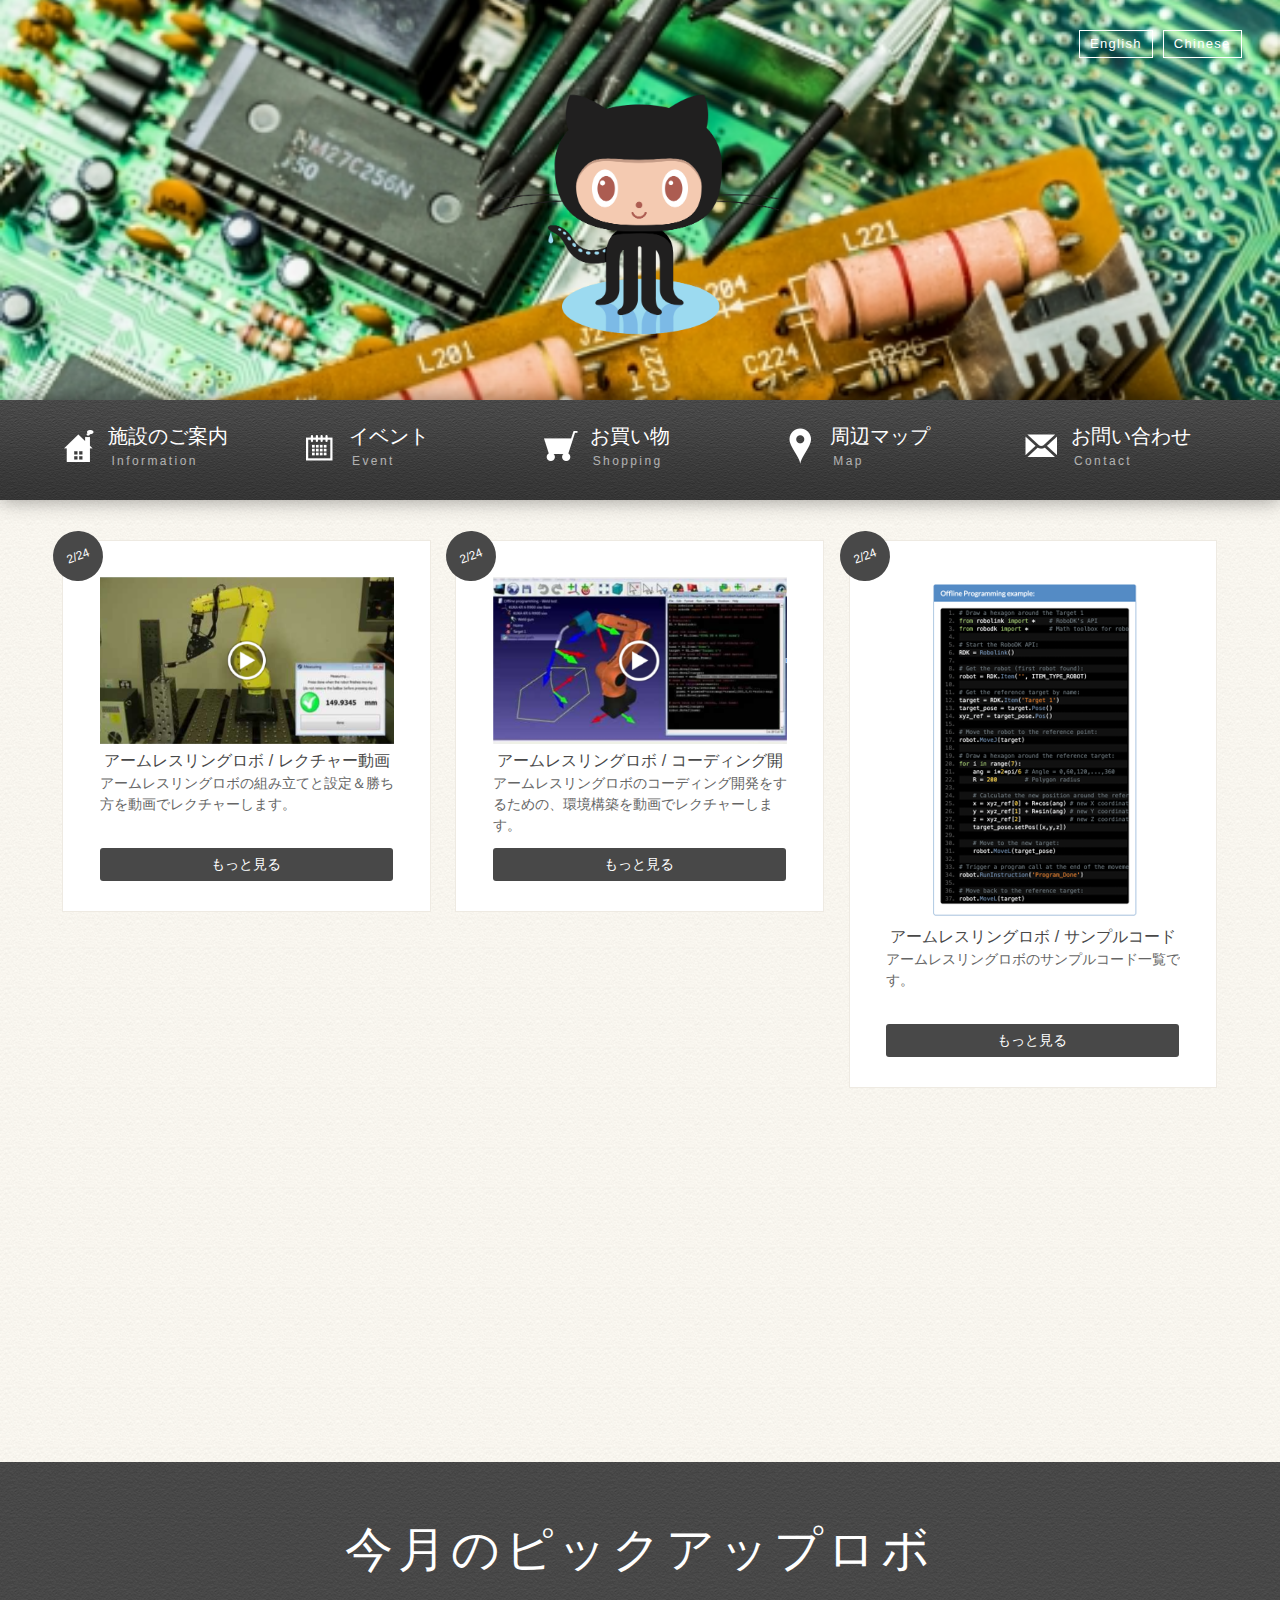
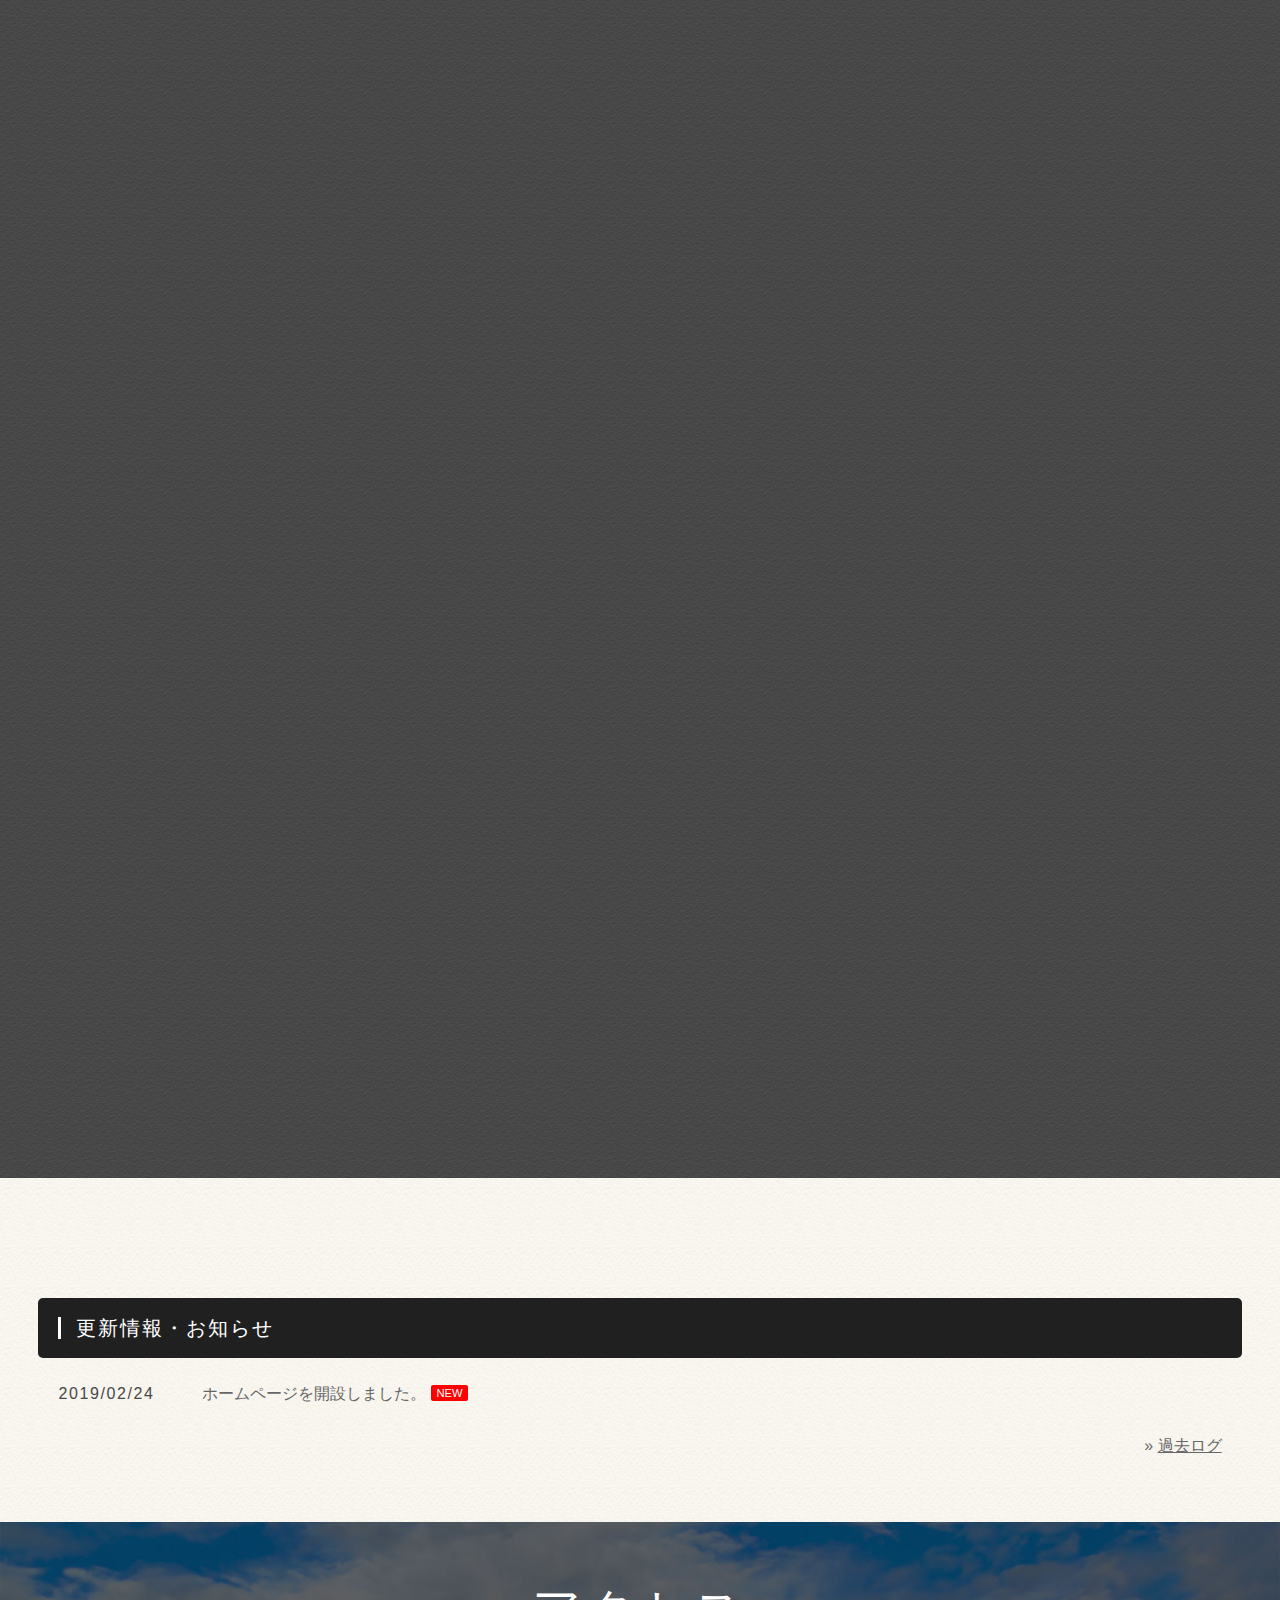
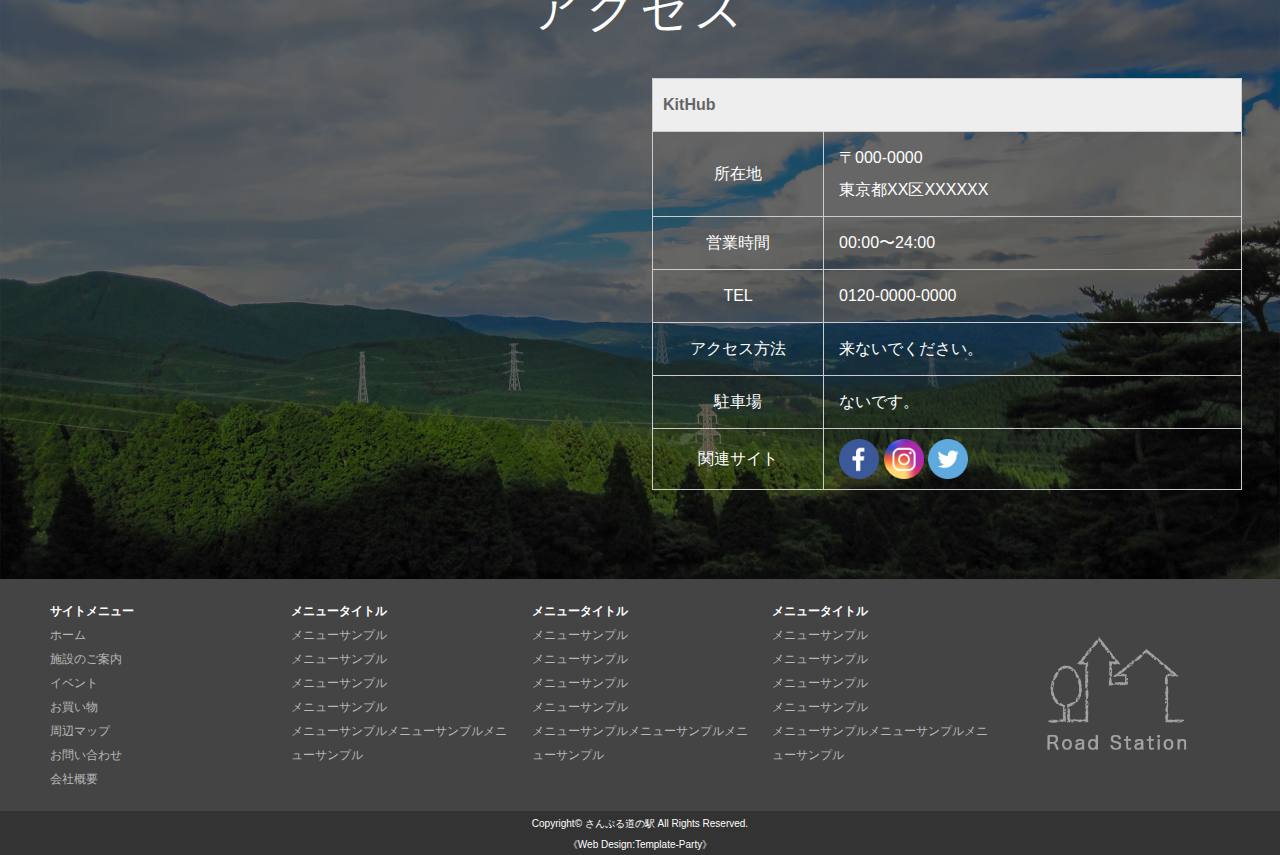
<file: index.html>
<!DOCTYPE html>
<html lang="ja">
<head>
<meta charset="UTF-8">
<meta http-equiv="X-UA-Compatible" content="IE=edge">
<title>KitHubユーザートップページ</title>
<meta name="viewport" content="width=device-width, initial-scale=1">
<meta name="description" content="ここにサイト説明を入れます">
<meta name="keywords" content="キーワード１,キーワード２,キーワード３,キーワード４,キーワード５">
<link rel="stylesheet" href="css/style.css">
<link rel="stylesheet" href="css/inview.css">
<script src="js/openclose.js"></script>
<script src="js/fixmenu.js"></script>
<script src="js/fixmenu_pagetop.js"></script>
<script src="https://ajax.googleapis.com/ajax/libs/jquery/1.12.4/jquery.min.js"></script>
<!--[if lt IE 9]>
<script src="https://oss.maxcdn.com/html5shiv/3.7.2/html5shiv.min.js"></script>
<script src="https://oss.maxcdn.com/respond/1.4.2/respond.min.js"></script>
<style>
body.is-fixed-menu #menubar.nav-fix-pos,body.is-fixed #menubar.nav-fix-pos {position: static;}
</style>
<![endif]-->
<!--[if lt IE 10]>
<style>
.up, .left, .right, .transform1, .transform2 {opacity:1;}
.upstyle, .leftstyle, .rightstyle, .transform1style, .transform2style {transition: 0s 0s;}
.up {bottom: 0px;}
.left {left: 0px;}
.right {right: 0px;}
.transform1 {transform: scaleX(1);}
</style>
<![endif]-->
</head>

<body class="home">

<header>
<div class="inner">
<h1 id="logo"><a href="index.html"><img src="images/logo.png" alt="さんぷる道の駅"></a></h1>
<ul id="header-nav">
<li><a href="#">English</a></li>
<li><a href="#">Chinese</a></li>
</ul>
</div>
</header>

<!--PC用（901px以上端末）メニュー-->
<nav id="menubar" class="nav-fix-pos">
<ul class="inner">
<li class="info"><a href="info.html">施設のご案内<span>Information</span></a></li>
<li class="event"><a href="event.html">イベント<span>Event</span></a></li>
<li class="shopping"><a href="shopping.html">お買い物<span>Shopping</span></a></li>
<li class="map"><a href="map.html">周辺マップ<span>Map</span></a></li>
<li class="contact"><a href="contact.html">お問い合わせ<span>Contact</span></a></li>
</ul>
</nav>
<!--小さな端末用（900px以下端末）メニュー-->
<nav id="menubar-s">
<ul>
<li class="info"><a href="info.html">施設のご案内<span>Information</span></a></li>
<li class="event"><a href="event.html">イベント<span>Event</span></a></li>
<li class="shopping"><a href="shopping.html">お買い物<span>Shopping</span></a></li>
<li class="map"><a href="map.html">周辺マップ<span>Map</span></a></li>
<li class="contact"><a href="contact.html">お問い合わせ<span>Contact</span></a></li>
</ul>
</nav>

<div class="contents">
<div class="inner">

	<section>



	<div class="box2 transform1">
	<figure><img src="images_sample/arm_movie.jpg" alt="アームレスリングロボ組み立て・設定レクチャー動画1"></figure>
	<h4>アームレスリングロボ / レクチャー動画</h4>
	<p>アームレスリングロボの組み立てと設定＆勝ち方を動画でレクチャーします。</p>
	<p class="btn1"><a href="#">もっと見る</a></p>
	<span class="date">2/24</span>
	</div>

	<div class="box2 transform1">
	<figure><img src="images_sample/arm_movie2.jpg" alt="アームレスリング開発環境構築レクチャー動画2"></figure>
	<h4>アームレスリングロボ / コーディング開発環境構築動画</h4>
	<p>アームレスリングロボのコーディング開発をするための、環境構築を動画でレクチャーします。</p>
	<p class="btn1"><a href="#">もっと見る</a></p>
	<span class="date">2/24</span>
	</div>

	<div class="box2 transform1">
	<figure><img src="images_sample/arm_cording.jpg" alt="アームレスリングロボサンプルコード"></figure>
	<h4>アームレスリングロボ / サンプルコード</h4>
	<p>アームレスリングロボのサンプルコード一覧です。</p>
	<p class="btn1"><a href="#">もっと見る</a></p>
	<span class="date">2/24</span>
	</div>

	<div class="box2 transform2">
	<figure><img src="images_sample/sample2.jpg" alt="いちご"></figure>
	<h4>いちごの試食</h4>
	<p>X月X日より取り扱い開始予定のいちごの試食会を行います。みなさまぜひご参加下さい！</p>
	<p class="btn1"><a href="#">もっと見る</a></p>
	<span class="date">2/24</span>
	</div>

	<div class="box2 transform2">
	<figure><img src="images_sample/sample2.jpg" alt="いちご"></figure>
	<h4>いちごの試食</h4>
	<p>タイトルも説明文も短めにして下さい。長いと途中で切れます。タイトルも説明文も短めにして下さい。長いと途中で切れます。タイトルも説明文も短めにして下さい。長いと途中で切れます。</p>
	<p class="btn1"><a href="#">もっと見る</a></p>
	<span class="date">2/24</span>
	</div>

	<div class="box2 transform2">
	<figure><img src="images_sample/sample2.jpg" alt="いちご"></figure>
	<h4>いちごの試食</h4>
	<p>タイトルも説明文も短めにして下さい。長いと途中で切れます。タイトルも説明文も短めにして下さい。長いと途中で切れます。タイトルも説明文も短めにして下さい。長いと途中で切れます。</p>
	<p class="btn1"><a href="#">もっと見る</a></p>
	<span class="date">2/24</span>
	</div>

	</section>

</div>
<!--/.inner-->
</div>
<!--/.contents-->

<div class="contents bg2">
<div class="inner">

	<section>

	<h2 class="simple">今月のピックアップロボ</h2>

	<div class="box1 up">
	<figure class="fr w30p"><img src="images_sample/photo4.jpg" alt=""></figure>
	<div class="fl w65p">
	<h4>ラディッシュロボ</h4>
	<p>ラディッシュのイラストは、イラスト素材サイトの<a href="http://sozai.komalu.com/" target="_blank">コムマール</a>さんの著作物です。このテンプレート内でご利用頂く場合のみ、イラストの再利用が許可されています。<br>
	※イラスト横の小さなサイン(Komalu)はコムマールさんの著作表示箇所なので消さないで下さい。<br>
	「Komalu」のサインを消したい場合や、弊社テンプレート以外での使用については<a href="http://sozai.komalu.com/" target="_blank">コムマール</a>さんのサイトの利用規約をご確認下さい。</p>
	<p class="btn1"><a href="#">もっと詳しく見る</a></p>
	</div>
	</div>

	<div class="box1 left">
	<figure class="fl w30p"><img src="images_sample/photo4.jpg" alt=""></figure>
	<div class="fr w65p">
	<h4>ラディッシュロボ2</h4>
	<p>ラディッシュのイラストは、イラスト素材サイトの<a href="http://sozai.komalu.com/" target="_blank">コムマール</a>さんの著作物です。このテンプレート内でご利用頂く場合のみ、イラストの再利用が許可されています。<br>
	※イラスト横の小さなサイン(Komalu)はコムマールさんの著作表示箇所なので消さないで下さい。<br>
	「Komalu」のサインを消したい場合や、弊社テンプレート以外での使用については<a href="http://sozai.komalu.com/" target="_blank">コムマール</a>さんのサイトの利用規約をご確認下さい。</p>
	<p class="btn1"><a href="#">もっと詳しく見る</a></p>
	</div>
	</div>

	<div class="box1 right">
	<figure class="fl w30p"><img src="images_sample/photo4.jpg" alt=""></figure>
	<div class="fr w65p">
	<h4>ラディッシュロボ3</h4>
	<p>ラディッシュのイラストは、イラスト素材サイトの<a href="http://sozai.komalu.com/" target="_blank">コムマール</a>さんの著作物です。このテンプレート内でご利用頂く場合のみ、イラストの再利用が許可されています。<br>
	※イラスト横の小さなサイン(Komalu)はコムマールさんの著作表示箇所なので消さないで下さい。<br>
	「Komalu」のサインを消したい場合や、弊社テンプレート以外での使用については<a href="http://sozai.komalu.com/" target="_blank">コムマール</a>さんのサイトの利用規約をご確認下さい。</p>
	<p class="btn1"><a href="#">もっと詳しく見る</a></p>
	</div>
	</div>

	</section>

</div>
<!--/.inner-->
</div>
<!--/.contents-->

<div class="contents">
<div class="inner">



</div>
<!--/.inner-->
</div>
<!--/.contents-->

<div class="contents">
<div class="inner">

	<section id="new">
	<h2>更新情報・お知らせ</h2>
	<dl>
	<dt>2019/02/24</dt>
	<dd>ホームページを開設しました。<span class="newicon">NEW</span></dd>

	</dl>
	<p class="r">&raquo;&nbsp;<a href="#">過去ログ</a></p>
	</section>

</div>
<!--/.inner-->
</div>
<!--/.contents-->

<div class="contents bg-access">
<div class="inner">

	<section>

	<h2 class="simple">アクセス</h2>

	<div class="href-left">

			<iframe src="https://www.google.com/maps/embed?pb=!1m18!1m12!1m3!1d3243.0428561960125!2d139.73818055116126!3d35.626669980109966!2m3!1f0!2f0!3f0!3m2!1i1024!2i768!4f13.1!3m3!1m2!1s0x60188a5b3feecb19%3A0xe464accc1e5e8aa4!2z5pel5pys44Oe44Kk44Kv44Ot44K944OV44OI!5e0!3m2!1sja!2sjp!4v1550919996581" width="600" height="450" frameborder="0" style="border:0" allowfullscreen></iframe>
	
	</div>
	<!--/#fooer-left-->

	<div class="href-right">

	<table class="ta1">
	<caption>KitHub</caption>
	<tr>
	<th>所在地</th>
	<td>〒000-0000<br>
	東京都XX区XXXXXX</td>
	</tr>
	<tr>
	<th>営業時間</th>
	<td>00:00〜24:00</td>
	</tr>
	<tr>
	<th>TEL</th>
	<td>0120-0000-0000</td>
	</tr>
	<tr>
	<th>アクセス方法</th>
	<td>来ないでください。</td>
	</td>
	</tr>
	<tr>
	<th>駐車場</th>
	<td>ないです。</td>
	</tr>
	<tr>
	<th>関連サイト</th>
	<td>
		<div class="icon">
		<a href="#"><img src="images/icon_facebook.png" alt="Facebook"></a>
		<a href="#"><img src="images/icon_instagram.png" alt="Instagram"></a>
		<a href="#"><img src="images/icon_twitter.png" alt="Twitter"></a>
		</div>
	</td>
	</tr>
	</table>

	</div>
	<!--/#fooer-right-->

</section>

</div>
<!--/.inner-->
</div>
<!--/.contents-->

<footer>

<div id="footermenu" class="inner">
<ul>
<li class="title">サイトメニュー</li>
<li><a href="index.html">ホーム</a></li>
<li><a href="info.html">施設のご案内</a></li>
<li><a href="event.html">イベント</a></li>
<li><a href="shopping.html">お買い物</a></li>
<li><a href="map.html">周辺マップ</a></li>
<li><a href="contact.html">お問い合わせ</a></li>
<li><a href="company.html">会社概要</a></li>
</ul>
<ul>
<li class="title">メニュータイトル</li>
<li><a href="#">メニューサンプル</a></li>
<li><a href="#">メニューサンプル</a></li>
<li><a href="#">メニューサンプル</a></li>
<li><a href="#">メニューサンプル</a></li>
<li><a href="#">メニューサンプルメニューサンプルメニューサンプル</a></li>
</ul>
<ul>
<li class="title">メニュータイトル</li>
<li><a href="#">メニューサンプル</a></li>
<li><a href="#">メニューサンプル</a></li>
<li><a href="#">メニューサンプル</a></li>
<li><a href="#">メニューサンプル</a></li>
<li><a href="#">メニューサンプルメニューサンプルメニューサンプル</a></li>
</ul>
<ul>
<li class="title">メニュータイトル</li>
<li><a href="#">メニューサンプル</a></li>
<li><a href="#">メニューサンプル</a></li>
<li><a href="#">メニューサンプル</a></li>
<li><a href="#">メニューサンプル</a></li>
<li><a href="#">メニューサンプルメニューサンプルメニューサンプル</a></li>
</ul>
</div>
<!--/footermenu-->

<div id="copyright">
<small>Copyright&copy; <a href="index.html">さんぷる道の駅</a> All Rights Reserved.</small>
<span class="pr"><a href="https://template-party.com/" target="_blank">《Web Design:Template-Party》</a></span>
</div>

</footer>

<p class="nav-fix-pos-pagetop"><a href="#">↑</a></p>

<!--メニュー開閉ボタン-->
<div id="menubar_hdr" class="close"></div>
<!--メニューの開閉処理条件設定　900px以下-->
<script>
if (OCwindowWidth() <= 900) {
	open_close("menubar_hdr", "menubar-s");
}
</script>

<!--パララックス用ファイル読み込み-->
<script src="js/jquery.inview.js"></script>
<script src="js/jquery.inview_set.js"></script>

</body>
</html>
</file>
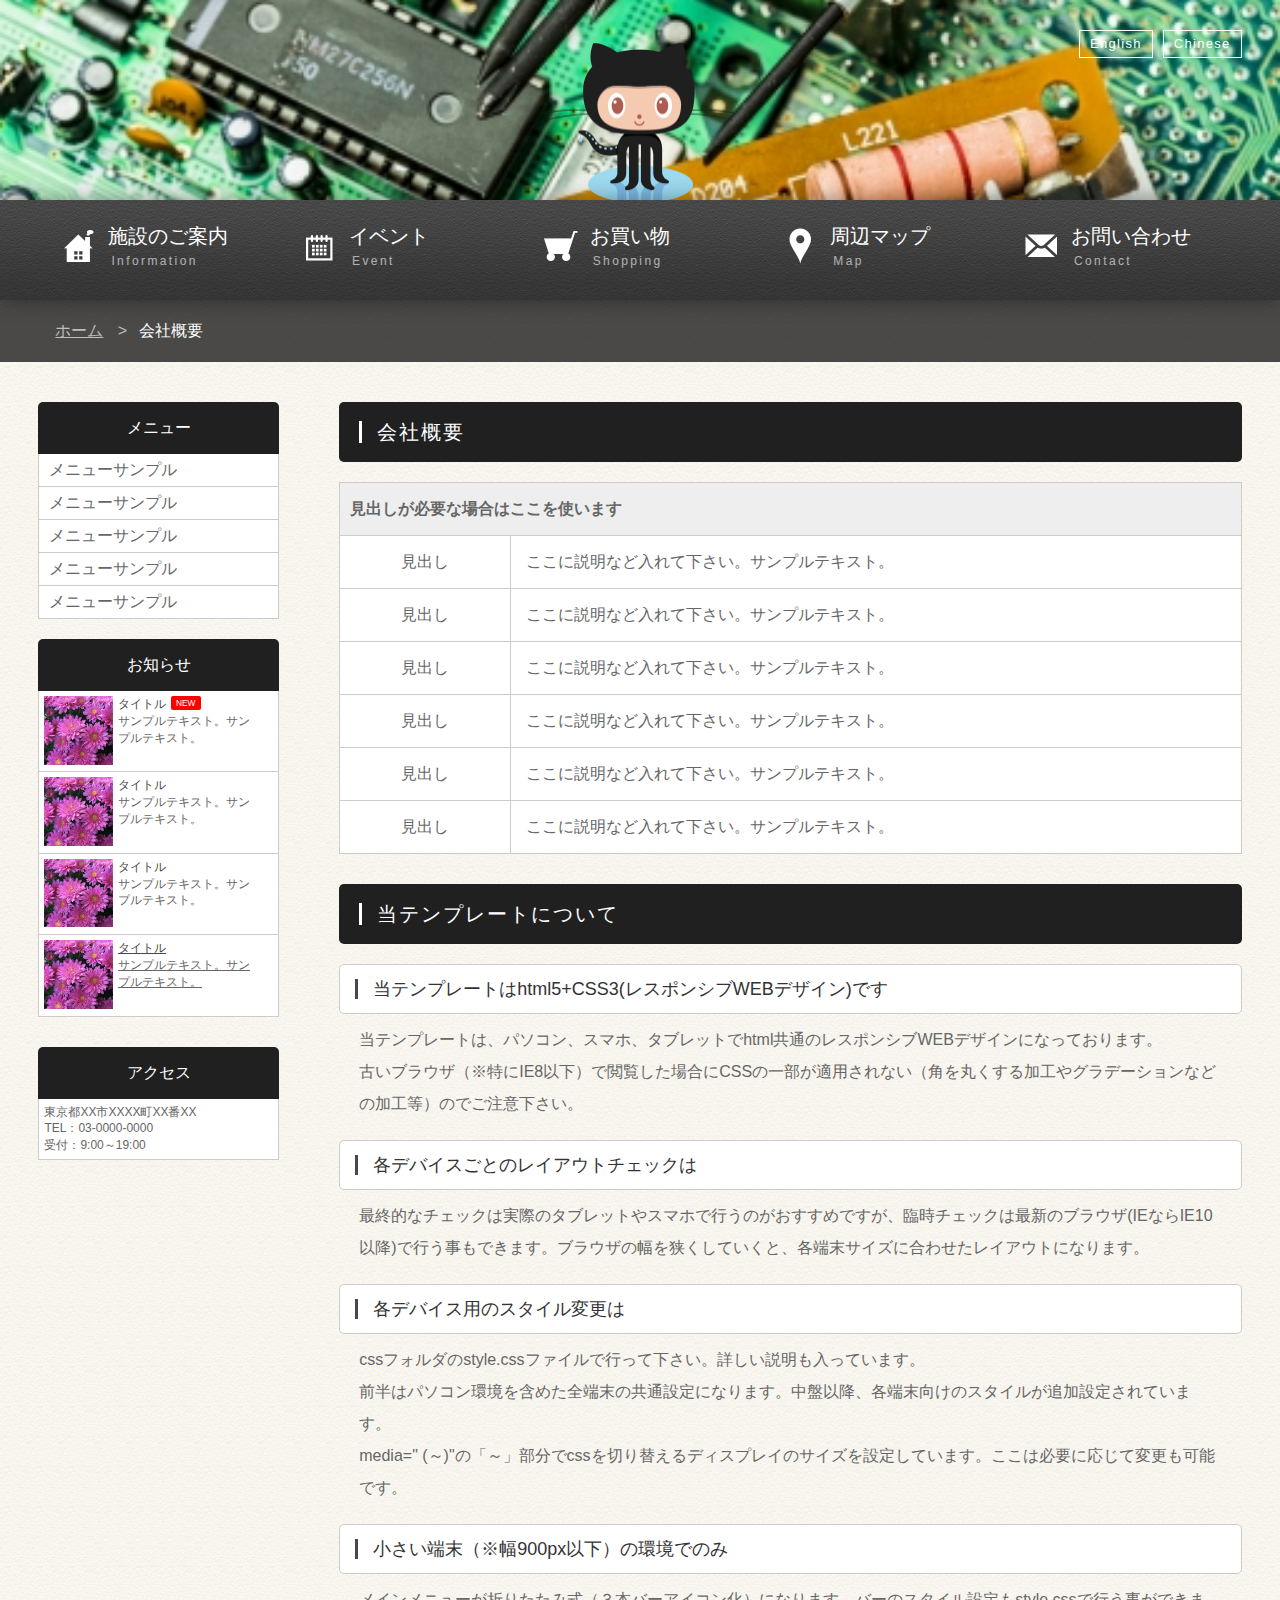
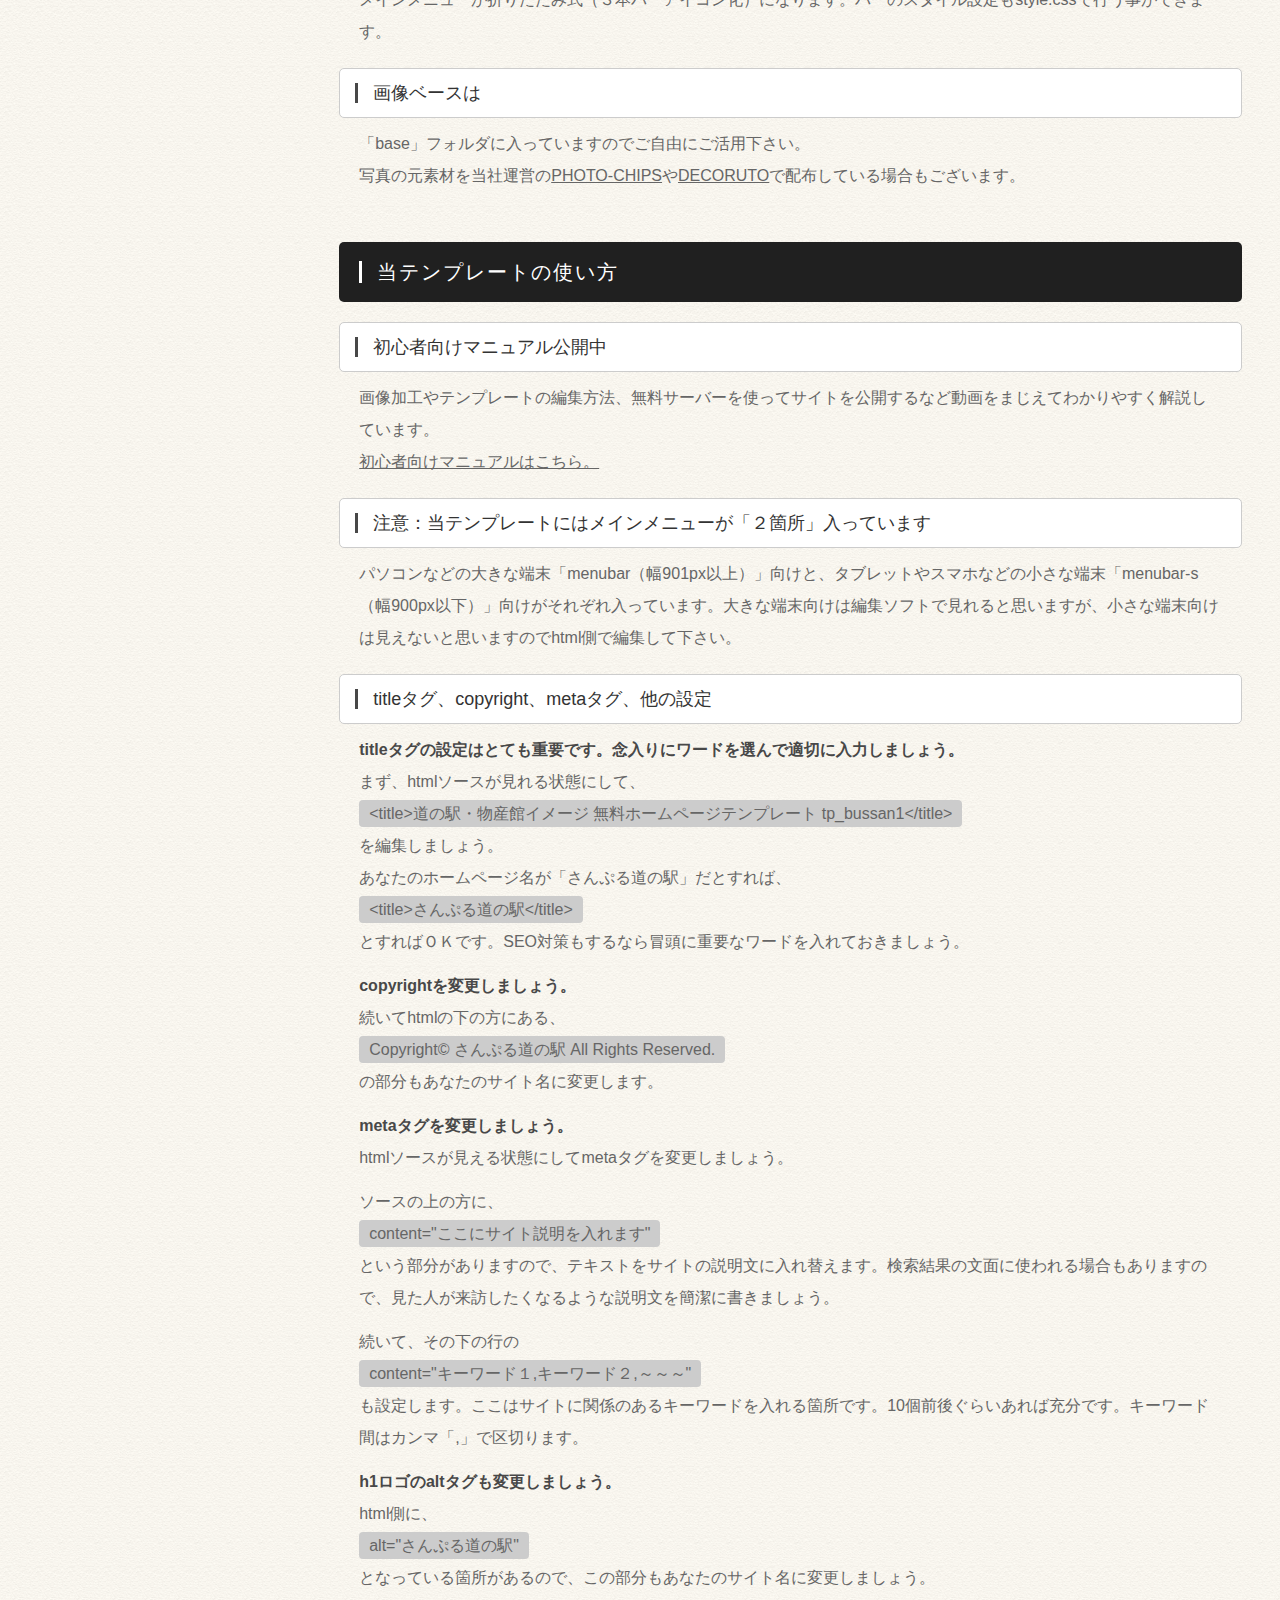
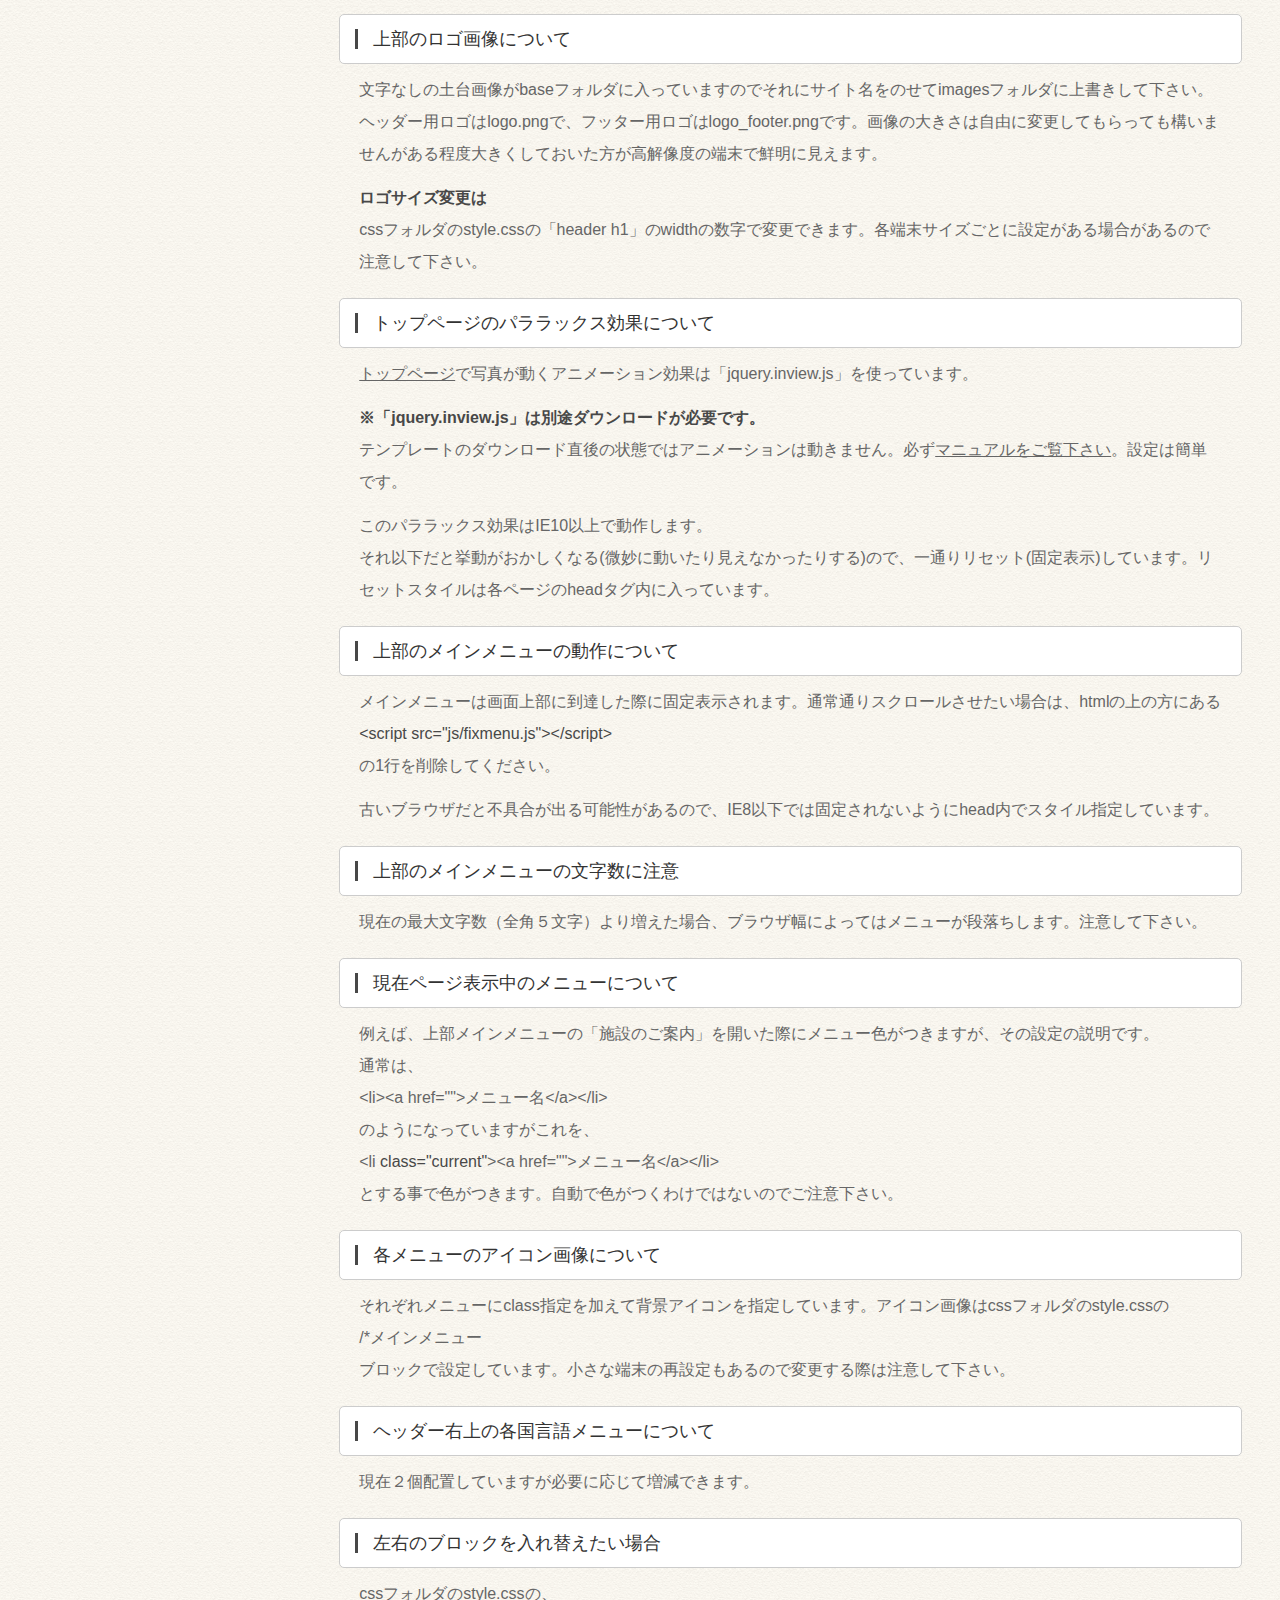
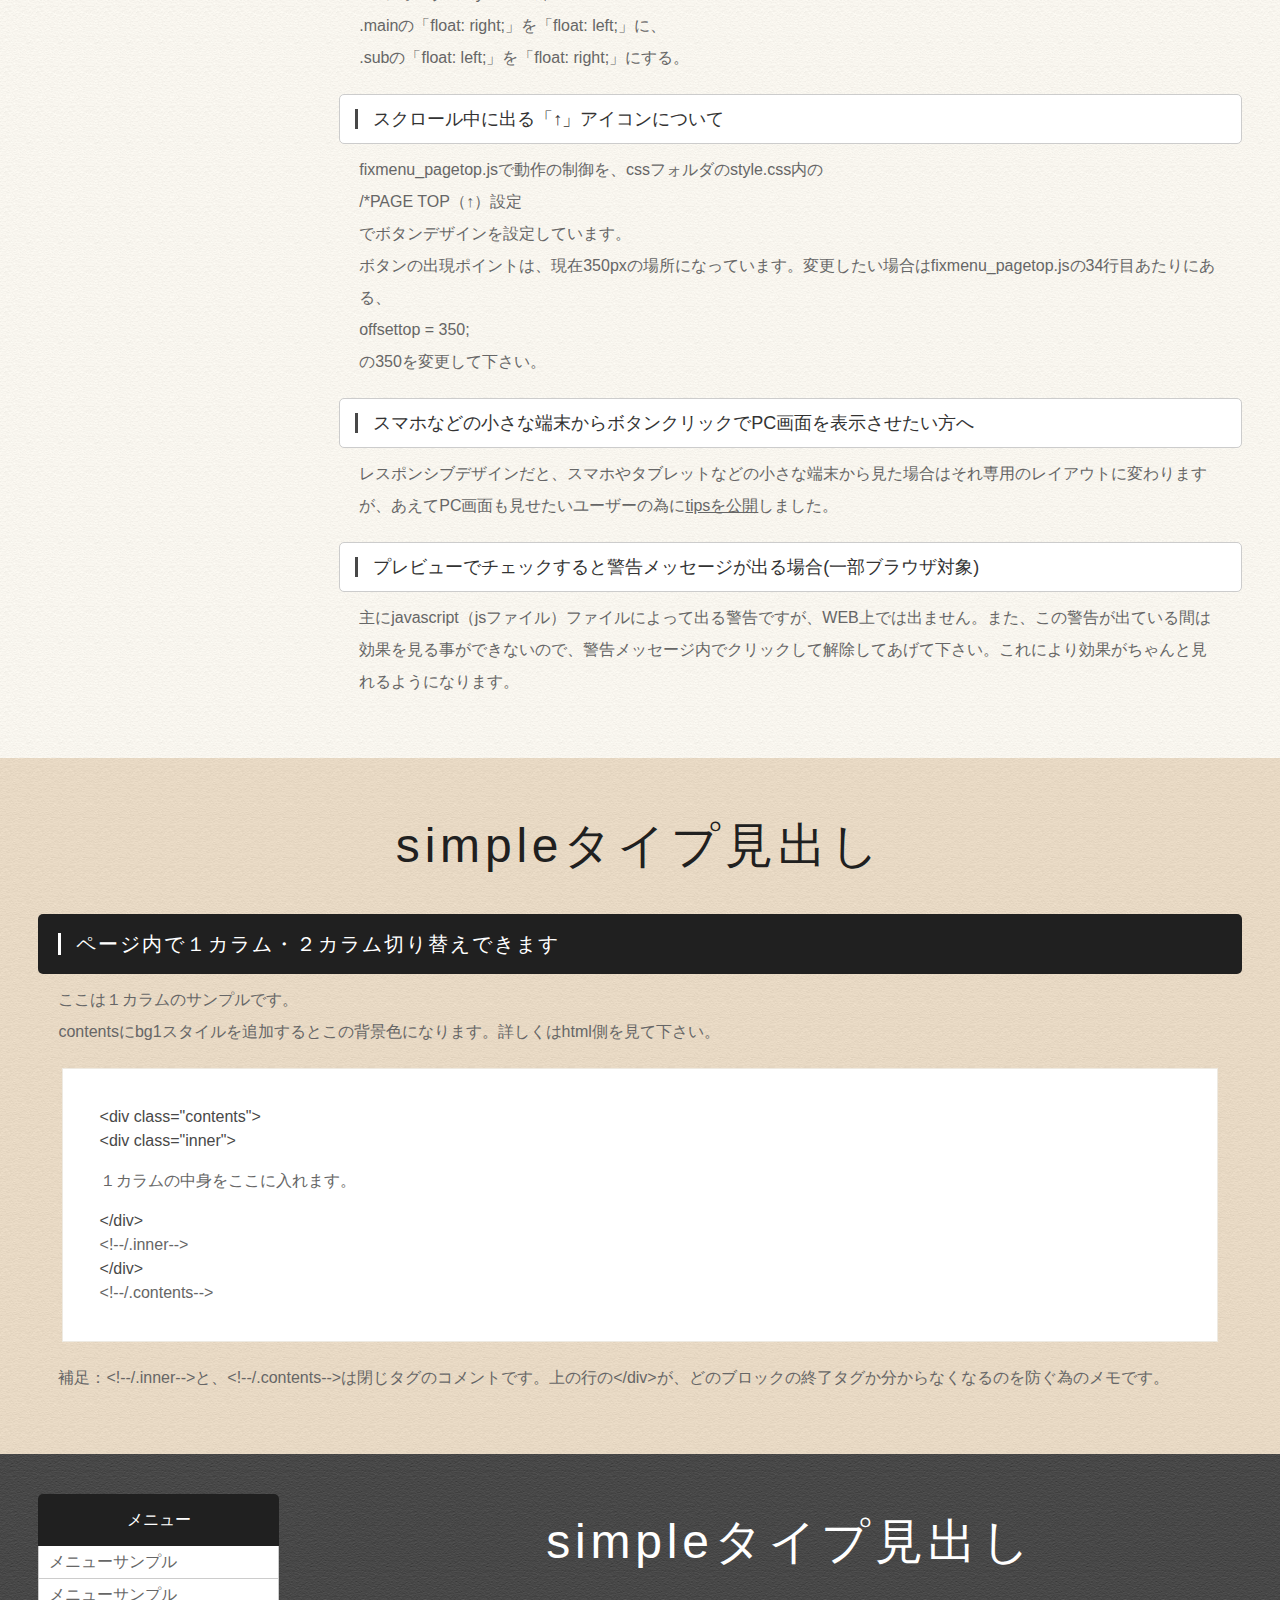
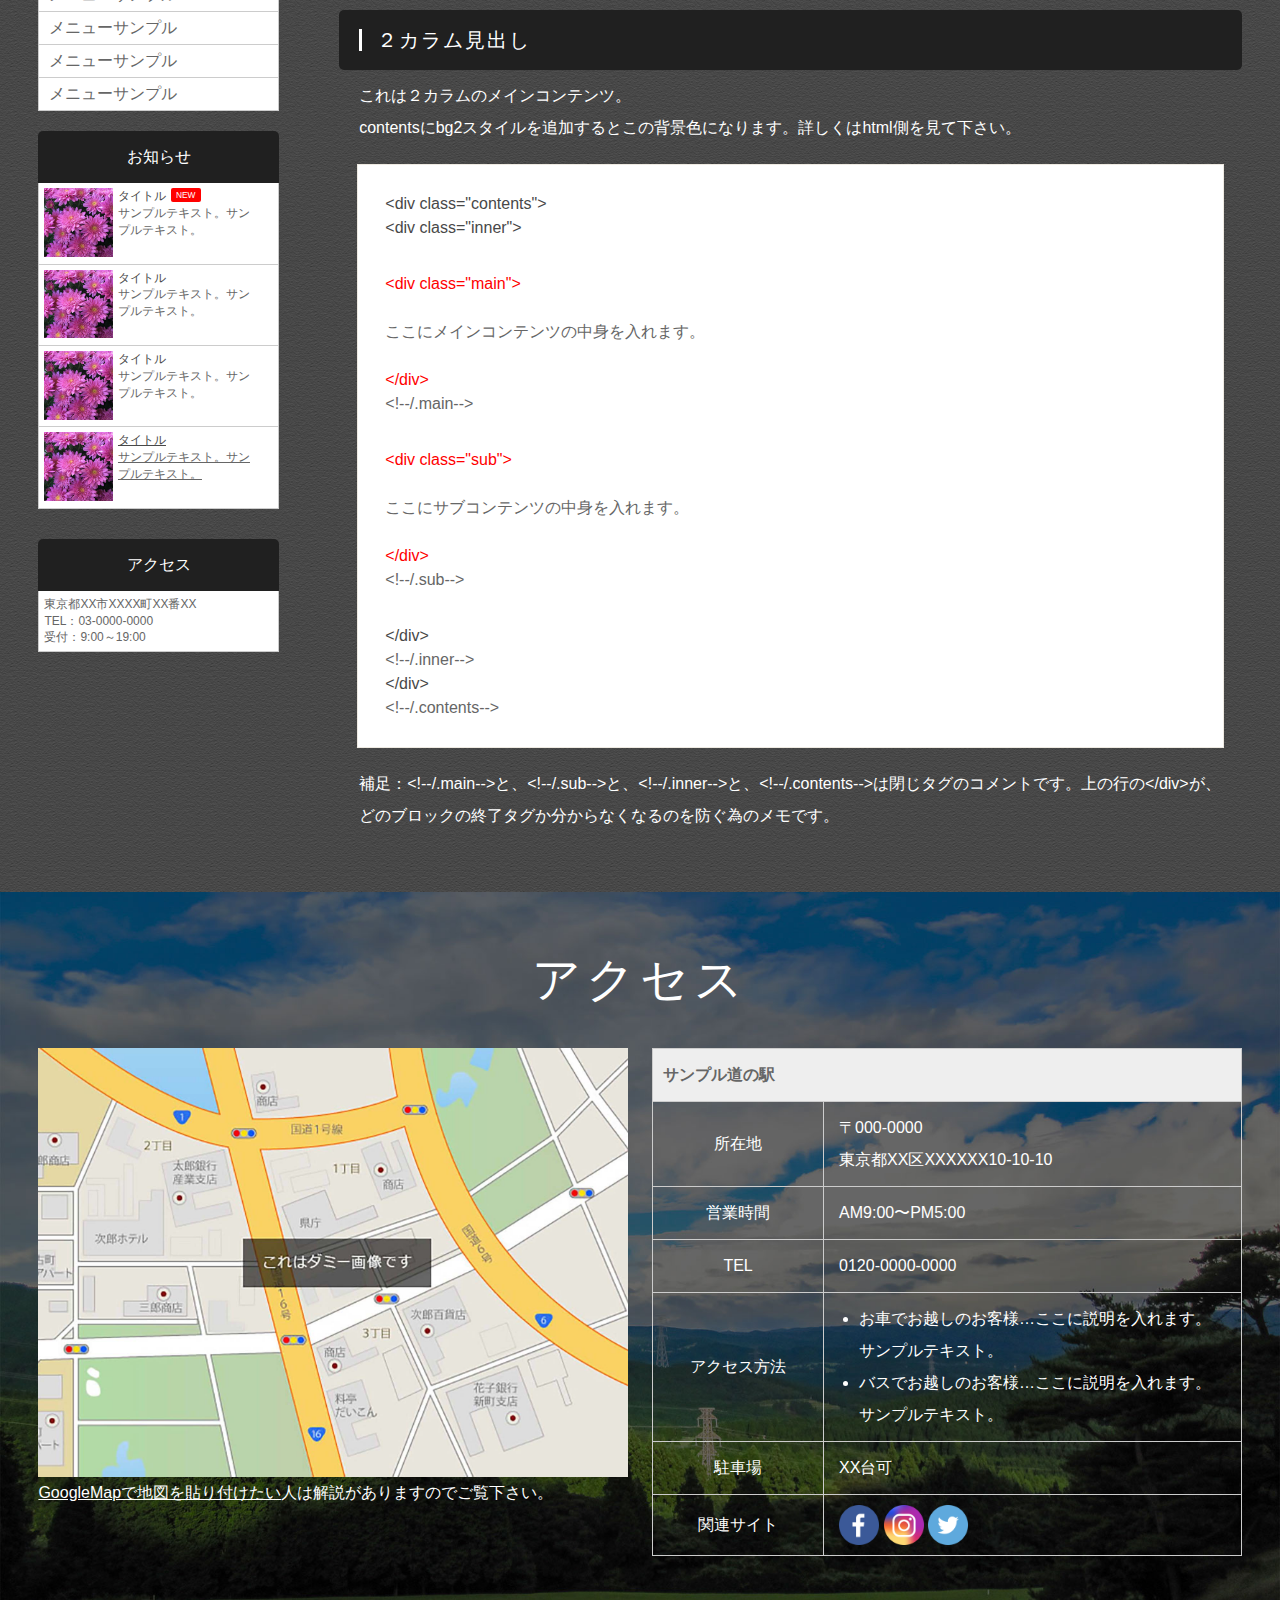
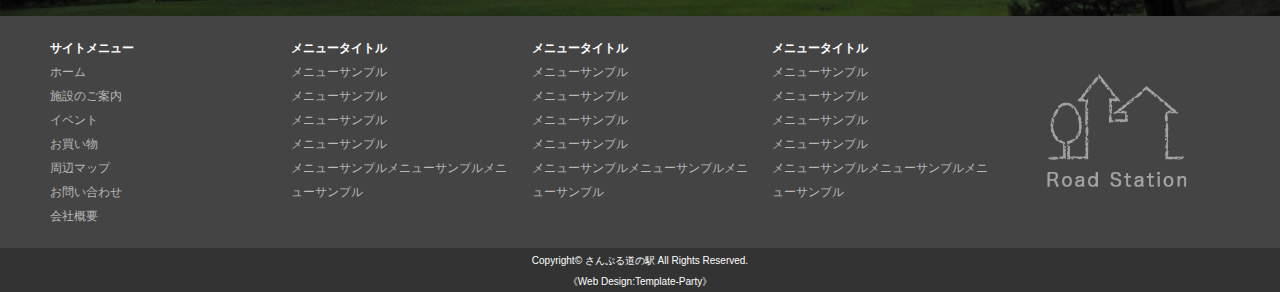
<file: company.html>
<!DOCTYPE html>
<html lang="ja">
<head>
<meta charset="UTF-8">
<meta http-equiv="X-UA-Compatible" content="IE=edge">
<title>道の駅・物産館イメージ 無料ホームページテンプレート tp_bussan1</title>
<meta name="viewport" content="width=device-width, initial-scale=1">
<meta name="description" content="ここにサイト説明を入れます">
<meta name="keywords" content="キーワード１,キーワード２,キーワード３,キーワード４,キーワード５">
<link rel="stylesheet" href="css/style.css">
<link rel="stylesheet" href="css/inview.css">
<script src="js/openclose.js"></script>
<script src="js/fixmenu.js"></script>
<script src="js/fixmenu_pagetop.js"></script>
<script src="https://ajax.googleapis.com/ajax/libs/jquery/1.12.4/jquery.min.js"></script>
<!--[if lt IE 9]>
<script src="https://oss.maxcdn.com/html5shiv/3.7.2/html5shiv.min.js"></script>
<script src="https://oss.maxcdn.com/respond/1.4.2/respond.min.js"></script>
<style>
body.is-fixed-menu #menubar.nav-fix-pos,body.is-fixed #menubar.nav-fix-pos {position: static;}
</style>
<![endif]-->
<!--[if lt IE 10]>
<style>
.up, .left, .right, .transform1, .transform2 {opacity:1;}
.upstyle, .leftstyle, .rightstyle, .transform1style, .transform2style {transition: 0s 0s;}
.up {bottom: 0px;}
.left {left: 0px;}
.right {right: 0px;}
.transform1 {transform: scaleX(1);}
</style>
<![endif]-->
</head>

<body>

<header>
<div class="inner">
<h1 id="logo"><a href="index.html"><img src="images/logo.png" alt="さんぷる道の駅"></a></h1>
<ul id="header-nav">
<li><a href="#">English</a></li>
<li><a href="#">Chinese</a></li>
</ul>
</div>
</header>

<!--PC用（901px以上端末）メニュー-->
<nav id="menubar" class="nav-fix-pos">
<ul class="inner">
<li class="info"><a href="info.html">施設のご案内<span>Information</span></a></li>
<li class="event"><a href="event.html">イベント<span>Event</span></a></li>
<li class="shopping"><a href="shopping.html">お買い物<span>Shopping</span></a></li>
<li class="map"><a href="map.html">周辺マップ<span>Map</span></a></li>
<li class="contact"><a href="contact.html">お問い合わせ<span>Contact</span></a></li>
</ul>
</nav>
<!--小さな端末用（900px以下端末）メニュー-->
<nav id="menubar-s">
<ul>
<li class="info"><a href="info.html">施設のご案内<span>Information</span></a></li>
<li class="event"><a href="event.html">イベント<span>Event</span></a></li>
<li class="shopping"><a href="shopping.html">お買い物<span>Shopping</span></a></li>
<li class="map"><a href="map.html">周辺マップ<span>Map</span></a></li>
<li class="contact"><a href="contact.html">お問い合わせ<span>Contact</span></a></li>
</ul>
</nav>

<div class="contents">

<ul class="pan">
<li><a href="index.html">ホーム</a></li>
<li>会社概要</li>
</ul>

<div class="inner">

<div class="main">

	<section>

	<h2>会社概要</h2>

	<table class="ta1">
	<caption>見出しが必要な場合はここを使います</caption>
	<tr>
	<th>見出し</th>
	<td>ここに説明など入れて下さい。サンプルテキスト。</td>
	</tr>
	<tr>
	<th>見出し</th>
	<td>ここに説明など入れて下さい。サンプルテキスト。</td>
	</tr>
	<tr>
	<th>見出し</th>
	<td>ここに説明など入れて下さい。サンプルテキスト。</td>
	</tr>
	<tr>
	<th>見出し</th>
	<td>ここに説明など入れて下さい。サンプルテキスト。</td>
	</tr>
	<tr>
	<th>見出し</th>
	<td>ここに説明など入れて下さい。サンプルテキスト。</td>
	</tr>
	<tr>
	<th>見出し</th>
	<td>ここに説明など入れて下さい。サンプルテキスト。</td>
	</tr>
	</table>

	</section>

	<section id="about">

	<h2>当テンプレートについて</h2>

	<h3>当テンプレートはhtml5+CSS3(レスポンシブWEBデザイン)です</h3>
	<p>当テンプレートは、パソコン、スマホ、タブレットでhtml共通のレスポンシブWEBデザインになっております。<br>
	古いブラウザ（※特にIE8以下）で閲覧した場合にCSSの一部が適用されない（角を丸くする加工やグラデーションなどの加工等）のでご注意下さい。</p>

	<h3>各デバイスごとのレイアウトチェックは</h3>
	<p>最終的なチェックは実際のタブレットやスマホで行うのがおすすめですが、臨時チェックは最新のブラウザ(IEならIE10以降)で行う事もできます。ブラウザの幅を狭くしていくと、各端末サイズに合わせたレイアウトになります。</p>

	<h3>各デバイス用のスタイル変更は</h3>
	<p>cssフォルダのstyle.cssファイルで行って下さい。詳しい説明も入っています。<br>
	前半はパソコン環境を含めた全端末の共通設定になります。中盤以降、各端末向けのスタイルが追加設定されています。<br>
	media=&quot; (～)&quot;の「～」部分でcssを切り替えるディスプレイのサイズを設定しています。ここは必要に応じて変更も可能です。</p>

	<h3>小さい端末（※幅900px以下）の環境でのみ</h3>
	<p>メインメニューが折りたたみ式（３本バーアイコン化）になります。バーのスタイル設定もstyle.cssで行う事ができます。</p>

	<h3>画像ベースは</h3>
	<p>「base」フォルダに入っていますのでご自由にご活用下さい。<br>
	写真の元素材を当社運営の<a href="http://photo-chips.com/">PHOTO-CHIPS</a>や<a href="http://decoruto.com/">DECORUTO</a>で配布している場合もございます。</p>

	</section>

	<section>

	<h2>当テンプレートの使い方</h2>
	
	<h3>初心者向けマニュアル公開中</h3>
	<p>画像加工やテンプレートの編集方法、無料サーバーを使ってサイトを公開するなど動画をまじえてわかりやすく解説しています。<br>
	<a href="https://template-party.com/tips/index_beginner.html" target="_blank">初心者向けマニュアルはこちら。</a></p>
	
	<h3 class="color1">注意：当テンプレートにはメインメニューが「２箇所」入っています</h3>
	<p>パソコンなどの大きな端末「menubar（幅901px以上）」向けと、タブレットやスマホなどの小さな端末「menubar-s（幅900px以下）」向けがそれぞれ入っています。大きな端末向けは編集ソフトで見れると思いますが、小さな端末向けは見えないと思いますのでhtml側で編集して下さい。</p>

	<h3>titleタグ、copyright、metaタグ、他の設定</h3>
	<p><strong class="color1">titleタグの設定はとても重要です。念入りにワードを選んで適切に入力しましょう。</strong><br>
	まず、htmlソースが見れる状態にして、<br>
	<span class="look">&lt;title&gt;道の駅・物産館イメージ 無料ホームページテンプレート tp_bussan1&lt;/title&gt;</span><br>
	を編集しましょう。<br>
	あなたのホームページ名が「さんぷる道の駅」だとすれば、<br>
	<span class="look">&lt;title&gt;さんぷる道の駅&lt;/title&gt;</span><br>
	とすればＯＫです。SEO対策もするなら冒頭に重要なワードを入れておきましょう。</p>
	<p><strong class="color1">copyrightを変更しましょう。</strong><br>
	続いてhtmlの下の方にある、<br>
	<span class="look">Copyright&copy; さんぷる道の駅 All Rights Reserved.</span><br>
	の部分もあなたのサイト名に変更します。</p>
	<p><strong class="color1">metaタグを変更しましょう。</strong><br>
	htmlソースが見える状態にしてmetaタグを変更しましょう。</p>
	<p>ソースの上の方に、<br>
	<span class="look">content=&quot;ここにサイト説明を入れます&quot;</span><br>
	という部分がありますので、テキストをサイトの説明文に入れ替えます。検索結果の文面に使われる場合もありますので、見た人が来訪したくなるような説明文を簡潔に書きましょう。</p>
	<p>続いて、その下の行の<br>
	<span class="look">content=&quot;キーワード１,キーワード２,～～～&quot;</span><br>
	も設定します。ここはサイトに関係のあるキーワードを入れる箇所です。10個前後ぐらいあれば充分です。キーワード間はカンマ「,」で区切ります。</p>
	<p><strong class="color1">h1ロゴのaltタグも変更しましょう。</strong><br>
	  html側に、<br>
	<span class="look">alt=&quot;さんぷる道の駅&quot;</span><br>
	となっている箇所があるので、この部分もあなたのサイト名に変更しましょう。</p>

	<h3>上部のロゴ画像について</h3>
	<p>文字なしの土台画像がbaseフォルダに入っていますのでそれにサイト名をのせてimagesフォルダに上書きして下さい。ヘッダー用ロゴはlogo.pngで、フッター用ロゴはlogo_footer.pngです。画像の大きさは自由に変更してもらっても構いませんがある程度大きくしておいた方が高解像度の端末で鮮明に見えます。</p>
	<p><strong class="color1">ロゴサイズ変更は</strong><br>
	cssフォルダのstyle.cssの「header h1」のwidthの数字で変更できます。各端末サイズごとに設定がある場合があるので注意して下さい。</p>

	<h3>トップページのパララックス効果について</h3>
	<p><a href="index.html">トップページ</a>で写真が動くアニメーション効果は「jquery.inview.js」を使っています。</p>
	<p><strong class="color1">※「jquery.inview.js」は別途ダウンロードが必要です。</strong><br>
	テンプレートのダウンロード直後の状態ではアニメーションは動きません。必ず<a href="https://template-party.com/file/inview.html">マニュアルをご覧下さい</a>。設定は簡単です。</p>
	<p>このパララックス効果はIE10以上で動作します。<br>
	それ以下だと挙動がおかしくなる(微妙に動いたり見えなかったりする)ので、一通りリセット(固定表示)しています。リセットスタイルは各ページのheadタグ内に入っています。</p>

	<h3>上部のメインメニューの動作について</h3>
	<p>メインメニューは画面上部に到達した際に固定表示されます。通常通りスクロールさせたい場合は、htmlの上の方にある<br>
	<span class="color1">&lt;script src=&quot;js/fixmenu.js&quot;&gt;&lt;/script&gt;</span><br>
	の1行を削除してください。</p>
	<p>古いブラウザだと不具合が出る可能性があるので、IE8以下では固定されないようにhead内でスタイル指定しています。</p>

	<h3>上部のメインメニューの文字数に注意</h3>
	<p>現在の最大文字数（全角５文字）より増えた場合、ブラウザ幅によってはメニューが段落ちします。注意して下さい。</p>

	<h3>現在ページ表示中のメニューについて</h3>
	<p>例えば、上部メインメニューの「施設のご案内」を開いた際にメニュー色がつきますが、その設定の説明です。<br>
	通常は、<br>
	&lt;li&gt;&lt;a href=&quot;&quot;&gt;メニュー名&lt;/a&gt;&lt;/li&gt;<br>
	のようになっていますがこれを、<br>
	&lt;li <span class="color1">class=&quot;current&quot;</span>&gt;&lt;a href=&quot;&quot;&gt;メニュー名&lt;/a&gt;&lt;/li&gt;<br>
	とする事で色がつきます。自動で色がつくわけではないのでご注意下さい。</p>

	<h3>各メニューのアイコン画像について</h3>
	<p>それぞれメニューにclass指定を加えて背景アイコンを指定しています。アイコン画像はcssフォルダのstyle.cssの<br>
	/*メインメニュー<br>
	ブロックで設定しています。小さな端末の再設定もあるので変更する際は注意して下さい。</p>

	<h3>ヘッダー右上の各国言語メニューについて</h3>
	<p>現在２個配置していますが必要に応じて増減できます。</p>

	<h3>左右のブロックを入れ替えたい場合</h3>
	<p>cssフォルダのstyle.cssの、<br>
	.mainの「float: right;」を「float: left;」に、<br>
	.subの「float: left;」を「float: right;」にする。</p>

	<h3>スクロール中に出る「↑」アイコンについて</h3>
	<p>fixmenu_pagetop.jsで動作の制御を、cssフォルダのstyle.css内の<br>
	/*PAGE TOP（↑）設定<br>
	でボタンデザインを設定しています。<br>
	ボタンの出現ポイントは、現在350pxの場所になっています。変更したい場合はfixmenu_pagetop.jsの34行目あたりにある、<br>
	offsettop = 350;<br>
	の350を変更して下さい。</p>

	<h3>スマホなどの小さな端末からボタンクリックでPC画面を表示させたい方へ</h3>
	<p>レスポンシブデザインだと、スマホやタブレットなどの小さな端末から見た場合はそれ専用のレイアウトに変わりますが、あえてPC画面も見せたいユーザーの為に<a href="http://template-party.com/tips/tips20160916viewport.html">tipsを公開</a>しました。</p>

	<h3>プレビューでチェックすると警告メッセージが出る場合(一部ブラウザ対象)</h3>
	<p>主にjavascript（jsファイル）ファイルによって出る警告ですが、WEB上では出ません。また、この警告が出ている間は効果を見る事ができないので、警告メッセージ内でクリックして解除してあげて下さい。これにより効果がちゃんと見れるようになります。</p>

	</section>

</div>
<!--/.main-->

<div class="sub">

	<nav>
	<h2>メニュー</h2>
	<ul class="submenu">
	<li><a href="#">メニューサンプル</a></li>
	<li><a href="#">メニューサンプル</a></li>
	<li><a href="#">メニューサンプル</a></li>
	<li><a href="#">メニューサンプル</a></li>
	<li><a href="#">メニューサンプル</a></li>
	</ul>
	</nav>

	<section>

	<h2>お知らせ</h2>

	<div class="list">
	<figure><img src="images_sample/sample8.jpg" alt="写真の説明"></figure>
	<h4>タイトル<span class="newicon">NEW</span></h4>
	<p>サンプルテキスト。サンプルテキスト。</p>
	</div>

	<div class="list">
	<figure><img src="images_sample/sample8.jpg" alt="写真の説明"></figure>
	<h4>タイトル</h4>
	<p>サンプルテキスト。サンプルテキスト。</p>
	</div>

	<div class="list">
	<figure><img src="images_sample/sample8.jpg" alt="写真の説明"></figure>
	<h4>タイトル</h4>
	<p>サンプルテキスト。サンプルテキスト。</p>
	</div>

	<div class="list">
	<figure><img src="images_sample/sample8.jpg" alt="写真の説明"></figure>
	<h4><a href="#">タイトル</a></h4>
	<p><a href="#">サンプルテキスト。サンプルテキスト。</a></p>
	</div>

	</section>

	<section>
	<h2>アクセス</h2>
	<p class="list">東京都XX市XXXX町XX番XX<br>
	TEL：03-0000-0000<br>
	受付：9:00～19:00</p>
	</section>

</div>
<!--/.sub-->

</div>
<!--/.inner-->
</div>
<!--/.contents-->

<div class="contents bg1">
<div class="inner">

	<section>
	
	<h2 class="simple">simpleタイプ見出し</h2>
	
	<h2>ページ内で１カラム・２カラム切り替えできます</h2>
	<p>ここは１カラムのサンプルです。<br>
	contentsにbg1スタイルを追加するとこの背景色になります。詳しくはhtml側を見て下さい。</p>
	<div class="box1">
	<p><span class="color1">&lt;div class=&quot;contents&quot;&gt;<br>
	&lt;div class=&quot;inner&quot;&gt;</span></p>
	<p><br>１カラムの中身をここに入れます。<br><br></p>
	<p><span class="color1">&lt;/div&gt;</span><br>
	&lt;!--/.inner--&gt;<br>
	<span class="color1">&lt;/div&gt;</span><br>
	&lt;!--/.contents--&gt;</p>
	</div>
	<p>補足：&lt;!--/.inner--&gt;と、&lt;!--/.contents--&gt;は閉じタグのコメントです。上の行の&lt;/div&gt;が、どのブロックの終了タグか分からなくなるのを防ぐ為のメモです。</p>

	</section>

</div>
<!--/.inner-->
</div>
<!--/.contents-->

<div class="contents bg2">
<div class="inner">

<div class="main">

	<section>
	
	<h2 class="simple">simpleタイプ見出し</h2>
	
	<h2>２カラム見出し</h2>
	<p>これは２カラムのメインコンテンツ。<br>
	contentsにbg2スタイルを追加するとこの背景色になります。詳しくはhtml側を見て下さい。</p>
	<div class="box1">
	<p><span class="color1">&lt;div class=&quot;contents&quot;&gt;<br>
	&lt;div class=&quot;inner&quot;&gt;</span></p><br>
	<p><span style="color:red;">&lt;div class=&quot;main&quot;&gt;</span><br>
	<br>ここにメインコンテンツの中身を入れます。<br><br>
	<span style="color:red;">&lt;/div&gt;</span><br>
	 &lt;!--/.main--&gt;</p><br>
	<p><span style="color:red;">&lt;div class=&quot;sub&quot;&gt;</span><br>
	<br>ここにサブコンテンツの中身を入れます。<br><br>
	<span style="color:red;">&lt;/div&gt;</span><br>
	 &lt;!--/.sub--&gt;</p><br>
	<p><span class="color1">&lt;/div&gt;</span><br>
	&lt;!--/.inner--&gt;<br>
	<span class="color1">&lt;/div&gt;</span><br>
	&lt;!--/.contents--&gt;</p>
	</div>
	<p>補足：&lt;!--/.main--&gt;と、&lt;!--/.sub--&gt;と、&lt;!--/.inner--&gt;と、&lt;!--/.contents--&gt;は閉じタグのコメントです。上の行の&lt;/div&gt;が、どのブロックの終了タグか分からなくなるのを防ぐ為のメモです。</p>
	
	</section>

</div>
<!--/.main-->

<div class="sub">

	<nav>
	<h2>メニュー</h2>
	<ul class="submenu">
	<li><a href="#">メニューサンプル</a></li>
	<li><a href="#">メニューサンプル</a></li>
	<li><a href="#">メニューサンプル</a></li>
	<li><a href="#">メニューサンプル</a></li>
	<li><a href="#">メニューサンプル</a></li>
	</ul>
	</nav>

	<section>

	<h2>お知らせ</h2>

	<div class="list">
	<figure><img src="images_sample/sample8.jpg" alt="写真の説明"></figure>
	<h4>タイトル<span class="newicon">NEW</span></h4>
	<p>サンプルテキスト。サンプルテキスト。</p>
	</div>

	<div class="list">
	<figure><img src="images_sample/sample8.jpg" alt="写真の説明"></figure>
	<h4>タイトル</h4>
	<p>サンプルテキスト。サンプルテキスト。</p>
	</div>

	<div class="list">
	<figure><img src="images_sample/sample8.jpg" alt="写真の説明"></figure>
	<h4>タイトル</h4>
	<p>サンプルテキスト。サンプルテキスト。</p>
	</div>

	<div class="list">
	<figure><img src="images_sample/sample8.jpg" alt="写真の説明"></figure>
	<h4><a href="#">タイトル</a></h4>
	<p><a href="#">サンプルテキスト。サンプルテキスト。</a></p>
	</div>

	</section>

	<section>
	<h2>アクセス</h2>
	<p class="list">東京都XX市XXXX町XX番XX<br>
	TEL：03-0000-0000<br>
	受付：9:00～19:00</p>
	</section>

</div>
<!--/.sub-->

</div>
<!--/.inner-->
</div>
<!--/.contents-->

<div class="contents bg-access">
<div class="inner">

	<section>

	<h2 class="simple">アクセス</h2>

	<div class="href-left">

	<div><img src="images/dummy_map_main.jpg" alt=""><br>
	<a href="http://template-party.com/file/pickup_googlemap.html" target="_blank">GoogleMapで地図を貼り付けたい</a>人は解説がありますのでご覧下さい。</div>

	</div>
	<!--/#fooer-left-->

	<div class="href-right">

	<table class="ta1">
	<caption>サンプル道の駅</caption>
	<tr>
	<th>所在地</th>
	<td>〒000-0000<br>
	東京都XX区XXXXXX10-10-10</td>
	</tr>
	<tr>
	<th>営業時間</th>
	<td>AM9:00〜PM5:00</td>
	</tr>
	<tr>
	<th>TEL</th>
	<td>0120-0000-0000</td>
	</tr>
	<tr>
	<th>アクセス方法</th>
	<td>
		<ul class="disc">
		<li>お車でお越しのお客様…ここに説明を入れます。サンプルテキスト。</li>
		<li>バスでお越しのお客様…ここに説明を入れます。サンプルテキスト。</li>
		</ul>
	</td>
	</tr>
	<tr>
	<th>駐車場</th>
	<td>XX台可</td>
	</tr>
	<tr>
	<th>関連サイト</th>
	<td>
		<div class="icon">
		<a href="#"><img src="images/icon_facebook.png" alt="Facebook"></a>
		<a href="#"><img src="images/icon_instagram.png" alt="Instagram"></a>
		<a href="#"><img src="images/icon_twitter.png" alt="Twitter"></a>
		</div>
	</td>
	</tr>
	</table>

	</div>
	<!--/#fooer-right-->

</section>

</div>
<!--/.inner-->
</div>
<!--/.contents-->

<footer>

<div id="footermenu" class="inner">
<ul>
<li class="title">サイトメニュー</li>
<li><a href="index.html">ホーム</a></li>
<li><a href="info.html">施設のご案内</a></li>
<li><a href="event.html">イベント</a></li>
<li><a href="shopping.html">お買い物</a></li>
<li><a href="map.html">周辺マップ</a></li>
<li><a href="contact.html">お問い合わせ</a></li>
<li><a href="company.html">会社概要</a></li>
</ul>
<ul>
<li class="title">メニュータイトル</li>
<li><a href="#">メニューサンプル</a></li>
<li><a href="#">メニューサンプル</a></li>
<li><a href="#">メニューサンプル</a></li>
<li><a href="#">メニューサンプル</a></li>
<li><a href="#">メニューサンプルメニューサンプルメニューサンプル</a></li>
</ul>
<ul>
<li class="title">メニュータイトル</li>
<li><a href="#">メニューサンプル</a></li>
<li><a href="#">メニューサンプル</a></li>
<li><a href="#">メニューサンプル</a></li>
<li><a href="#">メニューサンプル</a></li>
<li><a href="#">メニューサンプルメニューサンプルメニューサンプル</a></li>
</ul>
<ul>
<li class="title">メニュータイトル</li>
<li><a href="#">メニューサンプル</a></li>
<li><a href="#">メニューサンプル</a></li>
<li><a href="#">メニューサンプル</a></li>
<li><a href="#">メニューサンプル</a></li>
<li><a href="#">メニューサンプルメニューサンプルメニューサンプル</a></li>
</ul>
</div>
<!--/footermenu-->

<div id="copyright">
<small>Copyright&copy; <a href="index.html">さんぷる道の駅</a> All Rights Reserved.</small>
<span class="pr"><a href="http://template-party.com/" target="_blank">《Web Design:Template-Party》</a></span>
</div>

</footer>

<p class="nav-fix-pos-pagetop"><a href="#">↑</a></p>

<!--メニュー開閉ボタン-->
<div id="menubar_hdr" class="close"></div>
<!--メニューの開閉処理条件設定　900px以下-->
<script>
if (OCwindowWidth() <= 900) {
	open_close("menubar_hdr", "menubar-s");
}
</script>

<!--パララックス用ファイル読み込み-->
<script src="js/jquery.inview.js"></script>
<script src="js/jquery.inview_set.js"></script>

</body>
</html>
</file>
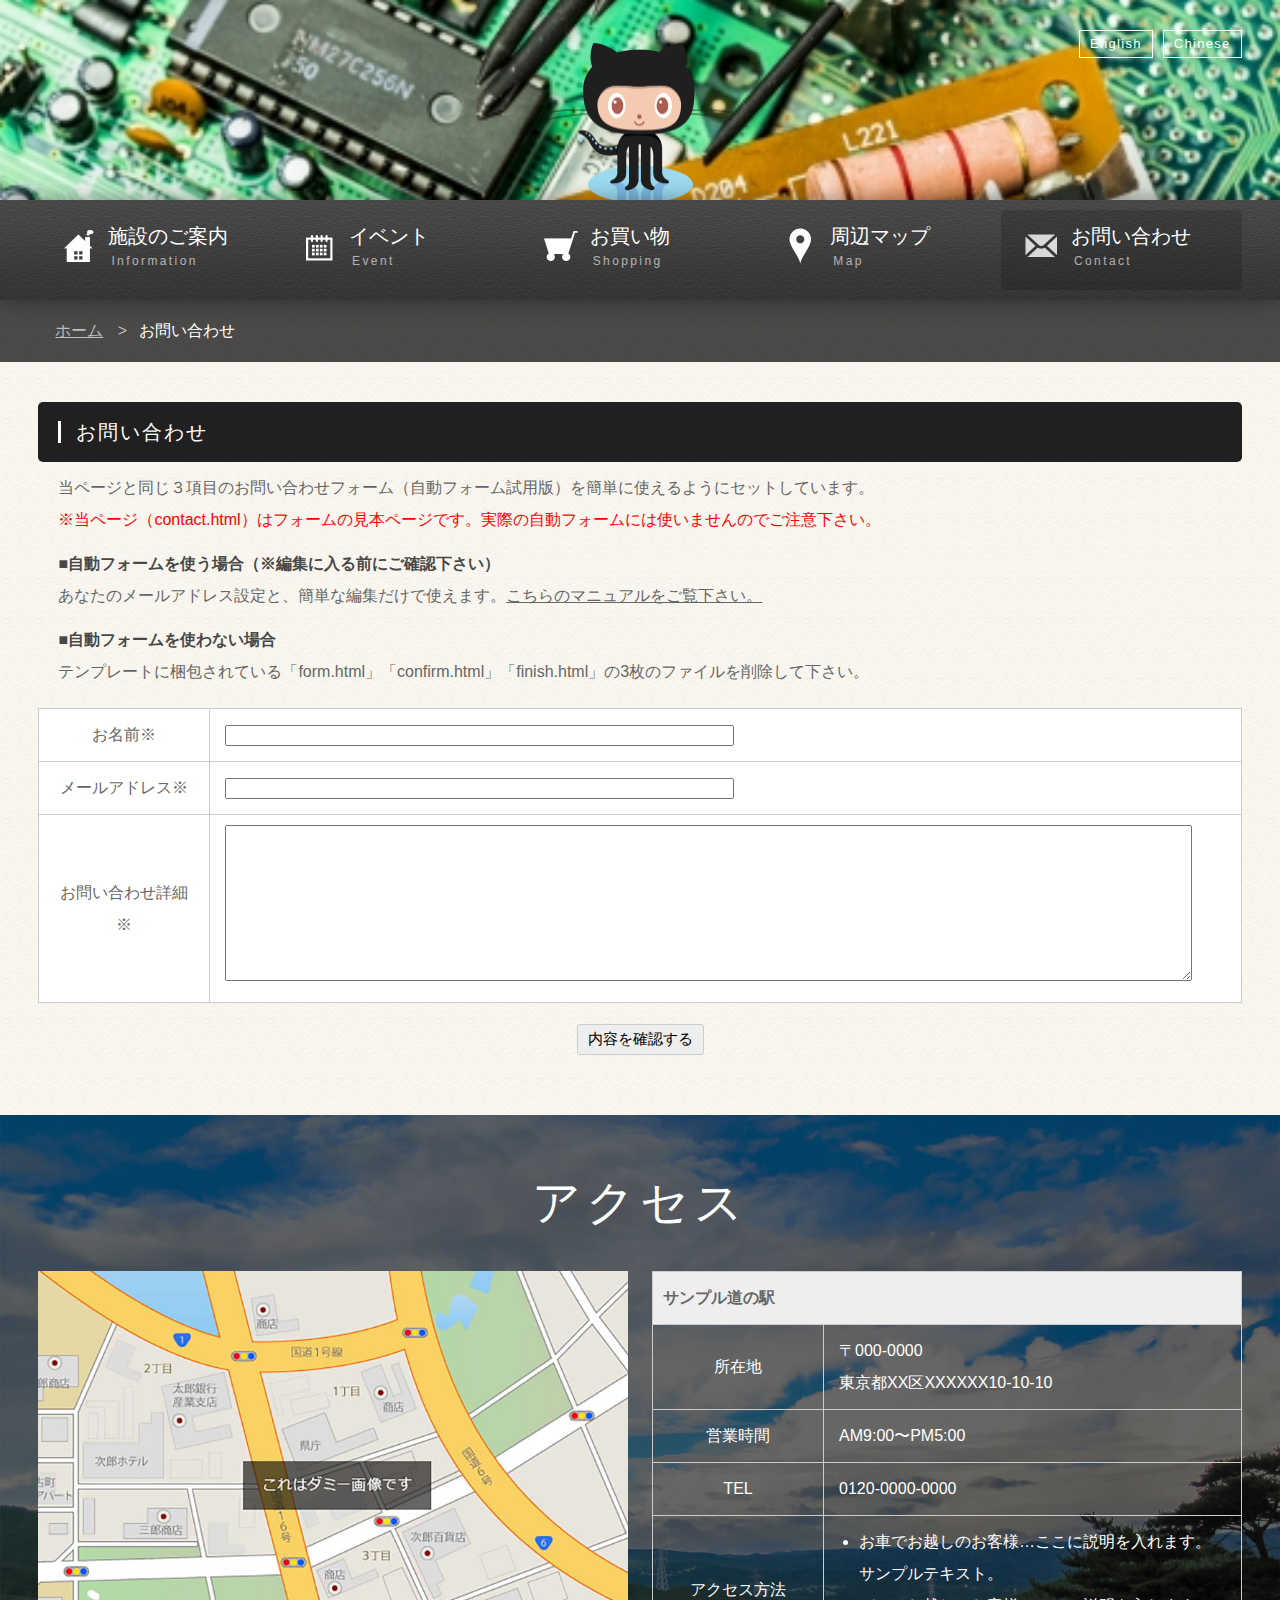
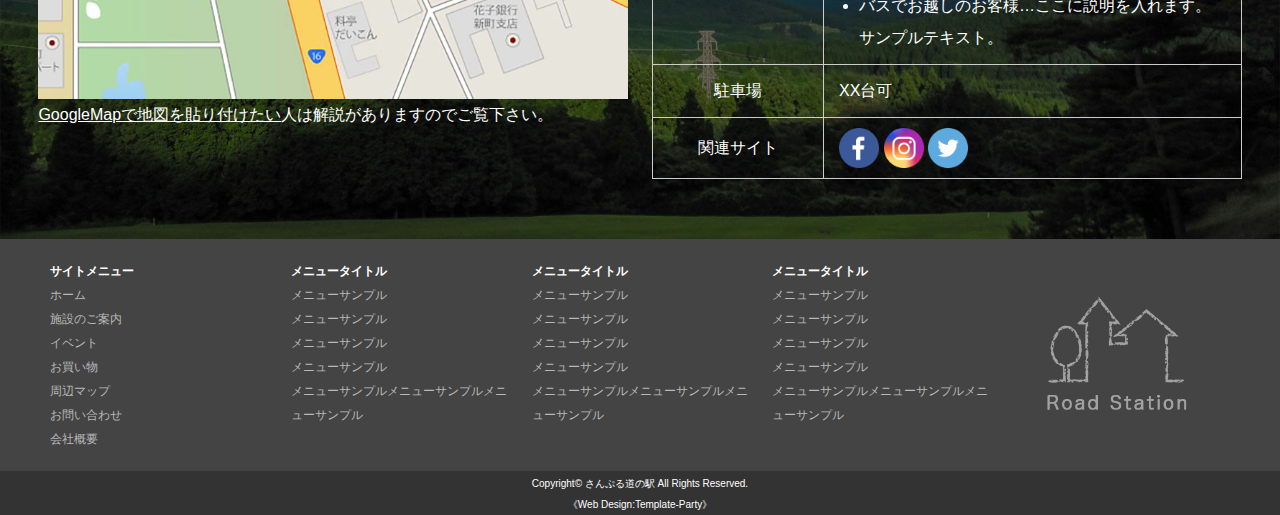
<file: contact.html>
<!DOCTYPE html>
<html lang="ja">
<head>
<meta charset="UTF-8">
<meta http-equiv="X-UA-Compatible" content="IE=edge">
<title>道の駅・物産館イメージ 無料ホームページテンプレート tp_bussan1</title>
<meta name="viewport" content="width=device-width, initial-scale=1">
<meta name="description" content="ここにサイト説明を入れます">
<meta name="keywords" content="キーワード１,キーワード２,キーワード３,キーワード４,キーワード５">
<link rel="stylesheet" href="css/style.css">
<link rel="stylesheet" href="css/inview.css">
<script src="js/openclose.js"></script>
<script src="js/fixmenu.js"></script>
<script src="js/fixmenu_pagetop.js"></script>
<script src="https://ajax.googleapis.com/ajax/libs/jquery/1.12.4/jquery.min.js"></script>
<!--[if lt IE 9]>
<script src="https://oss.maxcdn.com/html5shiv/3.7.2/html5shiv.min.js"></script>
<script src="https://oss.maxcdn.com/respond/1.4.2/respond.min.js"></script>
<style>
body.is-fixed-menu #menubar.nav-fix-pos,body.is-fixed #menubar.nav-fix-pos {position: static;}
</style>
<![endif]-->
<!--[if lt IE 10]>
<style>
.up, .left, .right, .transform1, .transform2 {opacity:1;}
.upstyle, .leftstyle, .rightstyle, .transform1style, .transform2style {transition: 0s 0s;}
.up {bottom: 0px;}
.left {left: 0px;}
.right {right: 0px;}
.transform1 {transform: scaleX(1);}
</style>
<![endif]-->
</head>

<body>

<header>
<div class="inner">
<h1 id="logo"><a href="index.html"><img src="images/logo.png" alt="さんぷる道の駅"></a></h1>
<ul id="header-nav">
<li><a href="#">English</a></li>
<li><a href="#">Chinese</a></li>
</ul>
</div>
</header>

<!--PC用（901px以上端末）メニュー-->
<nav id="menubar" class="nav-fix-pos">
<ul class="inner">
<li class="info"><a href="info.html">施設のご案内<span>Information</span></a></li>
<li class="event"><a href="event.html">イベント<span>Event</span></a></li>
<li class="shopping"><a href="shopping.html">お買い物<span>Shopping</span></a></li>
<li class="map"><a href="map.html">周辺マップ<span>Map</span></a></li>
<li class="contact current"><a href="contact.html">お問い合わせ<span>Contact</span></a></li>
</ul>
</nav>
<!--小さな端末用（900px以下端末）メニュー-->
<nav id="menubar-s">
<ul>
<li class="info"><a href="info.html">施設のご案内<span>Information</span></a></li>
<li class="event"><a href="event.html">イベント<span>Event</span></a></li>
<li class="shopping"><a href="shopping.html">お買い物<span>Shopping</span></a></li>
<li class="map"><a href="map.html">周辺マップ<span>Map</span></a></li>
<li class="contact current"><a href="contact.html">お問い合わせ<span>Contact</span></a></li>
</ul>
</nav>

<div class="contents">

<ul class="pan">
<li><a href="index.html">ホーム</a></li>
<li>お問い合わせ</li>
</ul>

<div class="inner">

<section>

<h2>お問い合わせ</h2>
<p>当ページと同じ３項目のお問い合わせフォーム（自動フォーム試用版）を簡単に使えるようにセットしています。<br>
<span style="color: red;">※当ページ（contact.html）はフォームの見本ページです。実際の自動フォームには使いませんのでご注意下さい。</span></p>
<p><strong class="color1">■自動フォームを使う場合（※編集に入る前にご確認下さい）</strong><br>
あなたのメールアドレス設定と、簡単な編集だけで使えます。<a href="http://template-party.com/file/formgen_manual_set2.html" target="_blank">こちらのマニュアルをご覧下さい。</a></p>
<p><strong class="color1">■自動フォームを使わない場合</strong><br>
テンプレートに梱包されている「form.html」「confirm.html」「finish.html」の3枚のファイルを削除して下さい。</p>

<table class="ta1">
<tr>
<th>お名前※</th>
<td><input type="text" name="お名前" size="30" class="ws"></td>
</tr>
<tr>
<th>メールアドレス※</th>
<td><input type="text" name="メールアドレス" size="30" class="ws"></td>
</tr>
<tr>
<th>お問い合わせ詳細※</th>
<td><textarea name="お問い合わせ詳細" cols="30" rows="10" class="wl"></textarea></td>
</tr>
</table>

<p class="c">
<input type="submit" value="内容を確認する" class="btn">
</p>

</section>
	
</div>
<!--/.inner-->
</div>
<!--/.contents-->

<div class="contents bg-access">
<div class="inner">

	<section>

	<h2 class="simple">アクセス</h2>

	<div class="href-left">

	<div><img src="images/dummy_map_main.jpg" alt=""><br>
	<a href="http://template-party.com/file/pickup_googlemap.html" target="_blank">GoogleMapで地図を貼り付けたい</a>人は解説がありますのでご覧下さい。</div>

	</div>
	<!--/#fooer-left-->

	<div class="href-right">

	<table class="ta1">
	<caption>サンプル道の駅</caption>
	<tr>
	<th>所在地</th>
	<td>〒000-0000<br>
	東京都XX区XXXXXX10-10-10</td>
	</tr>
	<tr>
	<th>営業時間</th>
	<td>AM9:00〜PM5:00</td>
	</tr>
	<tr>
	<th>TEL</th>
	<td>0120-0000-0000</td>
	</tr>
	<tr>
	<th>アクセス方法</th>
	<td>
		<ul class="disc">
		<li>お車でお越しのお客様…ここに説明を入れます。サンプルテキスト。</li>
		<li>バスでお越しのお客様…ここに説明を入れます。サンプルテキスト。</li>
		</ul>
	</td>
	</tr>
	<tr>
	<th>駐車場</th>
	<td>XX台可</td>
	</tr>
	<tr>
	<th>関連サイト</th>
	<td>
		<div class="icon">
		<a href="#"><img src="images/icon_facebook.png" alt="Facebook"></a>
		<a href="#"><img src="images/icon_instagram.png" alt="Instagram"></a>
		<a href="#"><img src="images/icon_twitter.png" alt="Twitter"></a>
		</div>
	</td>
	</tr>
	</table>

	</div>
	<!--/#fooer-right-->

</section>

</div>
<!--/.inner-->
</div>
<!--/.contents-->

<footer>

<div id="footermenu" class="inner">
<ul>
<li class="title">サイトメニュー</li>
<li><a href="index.html">ホーム</a></li>
<li><a href="info.html">施設のご案内</a></li>
<li><a href="event.html">イベント</a></li>
<li><a href="shopping.html">お買い物</a></li>
<li><a href="map.html">周辺マップ</a></li>
<li><a href="contact.html">お問い合わせ</a></li>
<li><a href="company.html">会社概要</a></li>
</ul>
<ul>
<li class="title">メニュータイトル</li>
<li><a href="#">メニューサンプル</a></li>
<li><a href="#">メニューサンプル</a></li>
<li><a href="#">メニューサンプル</a></li>
<li><a href="#">メニューサンプル</a></li>
<li><a href="#">メニューサンプルメニューサンプルメニューサンプル</a></li>
</ul>
<ul>
<li class="title">メニュータイトル</li>
<li><a href="#">メニューサンプル</a></li>
<li><a href="#">メニューサンプル</a></li>
<li><a href="#">メニューサンプル</a></li>
<li><a href="#">メニューサンプル</a></li>
<li><a href="#">メニューサンプルメニューサンプルメニューサンプル</a></li>
</ul>
<ul>
<li class="title">メニュータイトル</li>
<li><a href="#">メニューサンプル</a></li>
<li><a href="#">メニューサンプル</a></li>
<li><a href="#">メニューサンプル</a></li>
<li><a href="#">メニューサンプル</a></li>
<li><a href="#">メニューサンプルメニューサンプルメニューサンプル</a></li>
</ul>
</div>
<!--/footermenu-->

<div id="copyright">
<small>Copyright&copy; <a href="index.html">さんぷる道の駅</a> All Rights Reserved.</small>
<span class="pr"><a href="http://template-party.com/" target="_blank">《Web Design:Template-Party》</a></span>
</div>

</footer>

<p class="nav-fix-pos-pagetop"><a href="#">↑</a></p>

<!--メニュー開閉ボタン-->
<div id="menubar_hdr" class="close"></div>
<!--メニューの開閉処理条件設定　900px以下-->
<script>
if (OCwindowWidth() <= 900) {
	open_close("menubar_hdr", "menubar-s");
}
</script>

<!--パララックス用ファイル読み込み-->
<script src="js/jquery.inview.js"></script>
<script src="js/jquery.inview_set.js"></script>

</body>
</html>
</file>
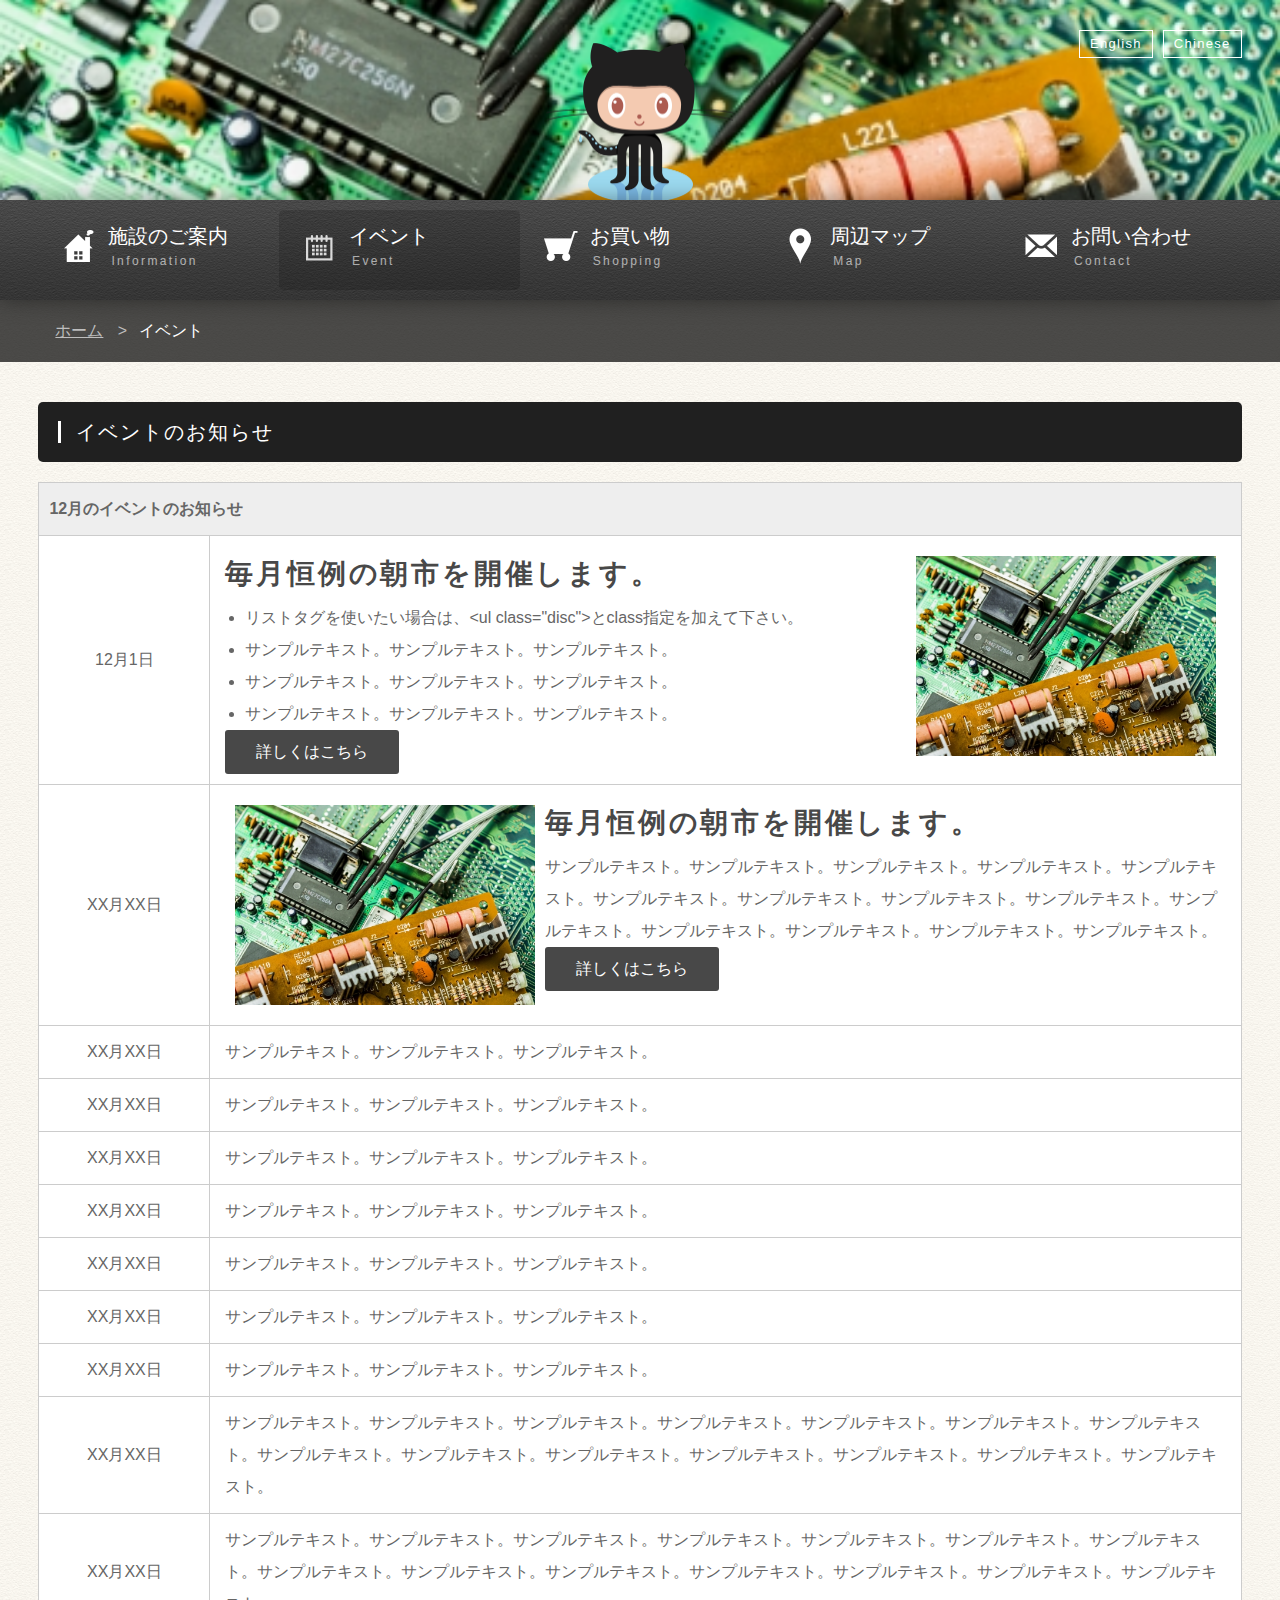
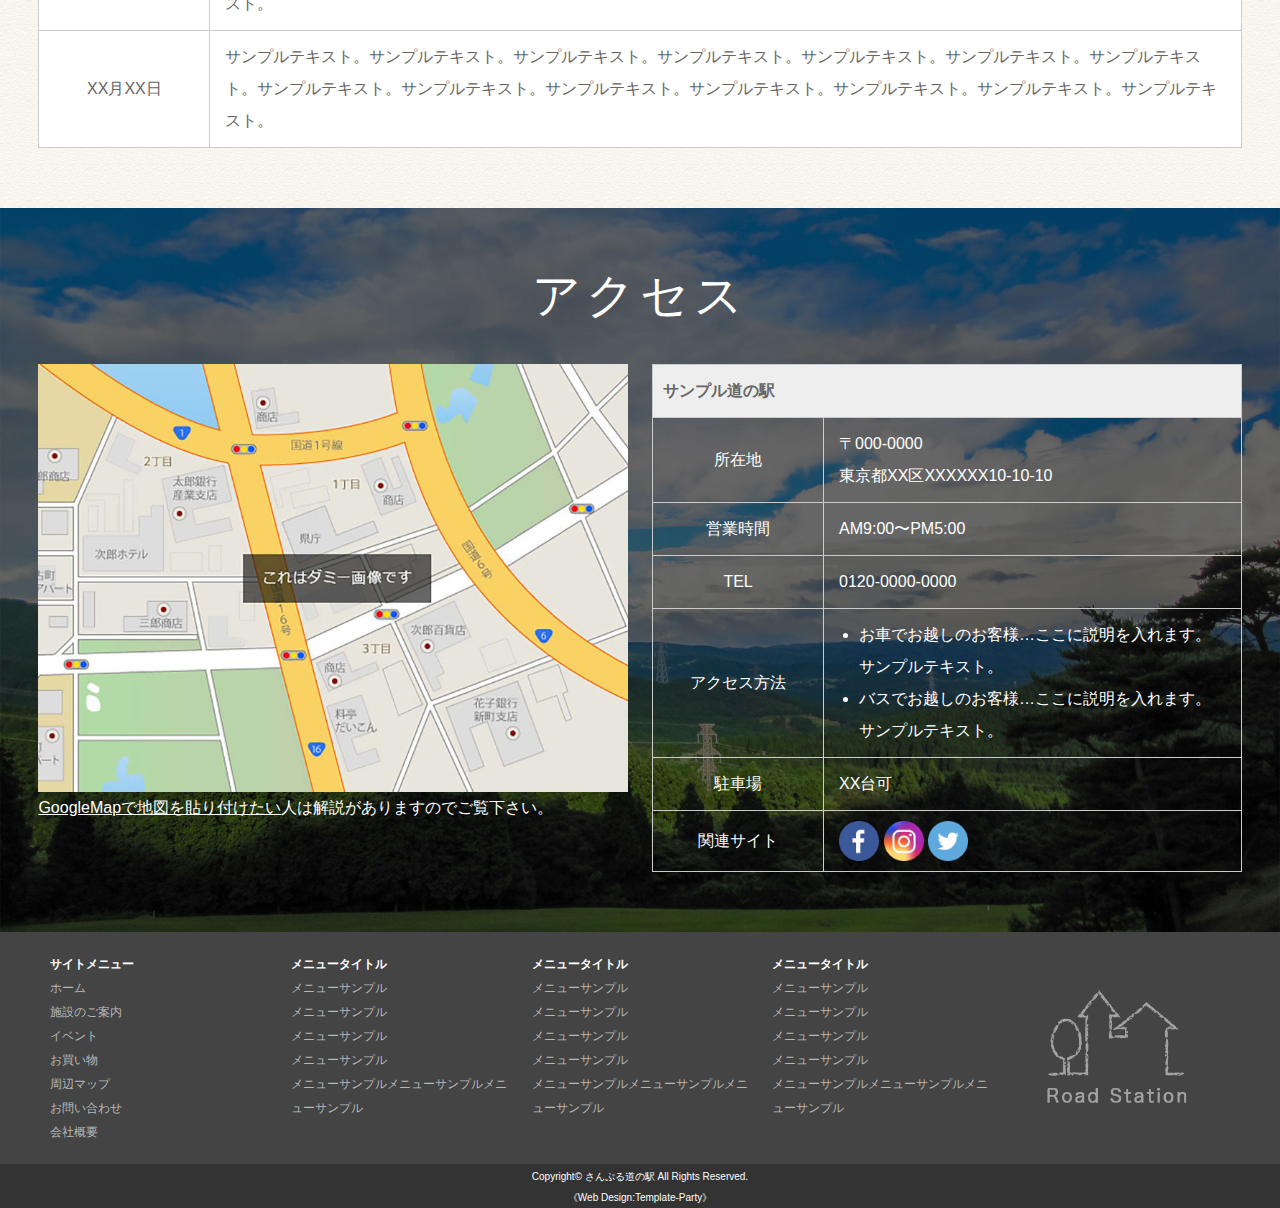
<file: event.html>
<!DOCTYPE html>
<html lang="ja">
<head>
<meta charset="UTF-8">
<meta http-equiv="X-UA-Compatible" content="IE=edge">
<title>道の駅・物産館イメージ 無料ホームページテンプレート tp_bussan1</title>
<meta name="viewport" content="width=device-width, initial-scale=1">
<meta name="description" content="ここにサイト説明を入れます">
<meta name="keywords" content="キーワード１,キーワード２,キーワード３,キーワード４,キーワード５">
<link rel="stylesheet" href="css/style.css">
<link rel="stylesheet" href="css/inview.css">
<script src="js/openclose.js"></script>
<script src="js/fixmenu.js"></script>
<script src="js/fixmenu_pagetop.js"></script>
<script src="https://ajax.googleapis.com/ajax/libs/jquery/1.12.4/jquery.min.js"></script>
<!--[if lt IE 9]>
<script src="https://oss.maxcdn.com/html5shiv/3.7.2/html5shiv.min.js"></script>
<script src="https://oss.maxcdn.com/respond/1.4.2/respond.min.js"></script>
<style>
body.is-fixed-menu #menubar.nav-fix-pos,body.is-fixed #menubar.nav-fix-pos {position: static;}
</style>
<![endif]-->
<!--[if lt IE 10]>
<style>
.up, .left, .right, .transform1, .transform2 {opacity:1;}
.upstyle, .leftstyle, .rightstyle, .transform1style, .transform2style {transition: 0s 0s;}
.up {bottom: 0px;}
.left {left: 0px;}
.right {right: 0px;}
.transform1 {transform: scaleX(1);}
</style>
<![endif]-->
</head>

<body>

<header>
<div class="inner">
<h1 id="logo"><a href="index.html"><img src="images/logo.png" alt="さんぷる道の駅"></a></h1>
<ul id="header-nav">
<li><a href="#">English</a></li>
<li><a href="#">Chinese</a></li>
</ul>
</div>
</header>

<!--PC用（901px以上端末）メニュー-->
<nav id="menubar" class="nav-fix-pos">
<ul class="inner">
<li class="info"><a href="info.html">施設のご案内<span>Information</span></a></li>
<li class="event current"><a href="event.html">イベント<span>Event</span></a></li>
<li class="shopping"><a href="shopping.html">お買い物<span>Shopping</span></a></li>
<li class="map"><a href="map.html">周辺マップ<span>Map</span></a></li>
<li class="contact"><a href="contact.html">お問い合わせ<span>Contact</span></a></li>
</ul>
</nav>
<!--小さな端末用（900px以下端末）メニュー-->
<nav id="menubar-s">
<ul>
<li class="info"><a href="info.html">施設のご案内<span>Information</span></a></li>
<li class="event current"><a href="event.html">イベント<span>Event</span></a></li>
<li class="shopping"><a href="shopping.html">お買い物<span>Shopping</span></a></li>
<li class="map"><a href="map.html">周辺マップ<span>Map</span></a></li>
<li class="contact"><a href="contact.html">お問い合わせ<span>Contact</span></a></li>
</ul>
</nav>

<div class="contents">

<ul class="pan">
<li><a href="index.html">ホーム</a></li>
<li>イベント</li>
</ul>

<div class="inner">

	<section>
	
	<h2>イベントのお知らせ</h2>
	
	<table class="ta1">
	<caption>12月のイベントのお知らせ</caption>
	<tr>
	<th>12月1日</th>
	<td><img src="images/mainimg.jpg" alt="" class="fr w30p">
	<strong class="color1 big1">毎月恒例の朝市を開催します。</strong>
	<ul class="disc">
	<li>リストタグを使いたい場合は、&lt;ul class=&quot;disc&quot;&gt;とclass指定を加えて下さい。</li>
	<li>サンプルテキスト。サンプルテキスト。サンプルテキスト。</li>
	<li>サンプルテキスト。サンプルテキスト。サンプルテキスト。</li>
	<li>サンプルテキスト。サンプルテキスト。サンプルテキスト。</li>
	</ul>
	<p class="btn1"><a href="#">詳しくはこちら</a></p>
	</td>
	</tr>
	<tr>
	<th>XX月XX日</th>
	<td><img src="images/mainimg.jpg" alt="" class="fl w30p">
	<strong class="color1 big1">毎月恒例の朝市を開催します。</strong><br>
	サンプルテキスト。サンプルテキスト。サンプルテキスト。サンプルテキスト。サンプルテキスト。サンプルテキスト。サンプルテキスト。サンプルテキスト。サンプルテキスト。サンプルテキスト。サンプルテキスト。サンプルテキスト。サンプルテキスト。サンプルテキスト。
	<p class="btn1"><a href="#">詳しくはこちら</a></p>
	</td>
	</tr>
	<tr>
	<th>XX月XX日</th>
	<td>サンプルテキスト。サンプルテキスト。サンプルテキスト。</td>
	</tr>
	<tr>
	<th>XX月XX日</th>
	<td>サンプルテキスト。サンプルテキスト。サンプルテキスト。</td>
	</tr>
	<tr>
	<th>XX月XX日</th>
	<td>サンプルテキスト。サンプルテキスト。サンプルテキスト。</td>
	</tr>
	<tr>
	<th>XX月XX日</th>
	<td>サンプルテキスト。サンプルテキスト。サンプルテキスト。</td>
	</tr>
	<tr>
	<th>XX月XX日</th>
	<td>サンプルテキスト。サンプルテキスト。サンプルテキスト。</td>
	</tr>
	<tr>
	<th>XX月XX日</th>
	<td>サンプルテキスト。サンプルテキスト。サンプルテキスト。</td>
	</tr>
	<tr>
	<th>XX月XX日</th>
	<td>サンプルテキスト。サンプルテキスト。サンプルテキスト。</td>
	</tr>
	<tr>
	<th>XX月XX日</th>
	<td>サンプルテキスト。サンプルテキスト。サンプルテキスト。サンプルテキスト。サンプルテキスト。サンプルテキスト。サンプルテキスト。サンプルテキスト。サンプルテキスト。サンプルテキスト。サンプルテキスト。サンプルテキスト。サンプルテキスト。サンプルテキスト。</td>
	</tr>
	<tr>
	<th>XX月XX日</th>
	<td>サンプルテキスト。サンプルテキスト。サンプルテキスト。サンプルテキスト。サンプルテキスト。サンプルテキスト。サンプルテキスト。サンプルテキスト。サンプルテキスト。サンプルテキスト。サンプルテキスト。サンプルテキスト。サンプルテキスト。サンプルテキスト。</td>
	</tr>
	<tr>
	<th>XX月XX日</th>
	<td>サンプルテキスト。サンプルテキスト。サンプルテキスト。サンプルテキスト。サンプルテキスト。サンプルテキスト。サンプルテキスト。サンプルテキスト。サンプルテキスト。サンプルテキスト。サンプルテキスト。サンプルテキスト。サンプルテキスト。サンプルテキスト。</td>
	</tr>
	</table>
			
	</section>
	
</div>
<!--/.inner-->
</div>
<!--/.contents-->

<div class="contents bg-access">
<div class="inner">

	<section>

	<h2 class="simple">アクセス</h2>

	<div class="href-left">

	<div><img src="images/dummy_map_main.jpg" alt=""><br>
	<a href="http://template-party.com/file/pickup_googlemap.html" target="_blank">GoogleMapで地図を貼り付けたい</a>人は解説がありますのでご覧下さい。</div>

	</div>
	<!--/#fooer-left-->

	<div class="href-right">

	<table class="ta1">
	<caption>サンプル道の駅</caption>
	<tr>
	<th>所在地</th>
	<td>〒000-0000<br>
	東京都XX区XXXXXX10-10-10</td>
	</tr>
	<tr>
	<th>営業時間</th>
	<td>AM9:00〜PM5:00</td>
	</tr>
	<tr>
	<th>TEL</th>
	<td>0120-0000-0000</td>
	</tr>
	<tr>
	<th>アクセス方法</th>
	<td>
		<ul class="disc">
		<li>お車でお越しのお客様…ここに説明を入れます。サンプルテキスト。</li>
		<li>バスでお越しのお客様…ここに説明を入れます。サンプルテキスト。</li>
		</ul>
	</td>
	</tr>
	<tr>
	<th>駐車場</th>
	<td>XX台可</td>
	</tr>
	<tr>
	<th>関連サイト</th>
	<td>
		<div class="icon">
		<a href="#"><img src="images/icon_facebook.png" alt="Facebook"></a>
		<a href="#"><img src="images/icon_instagram.png" alt="Instagram"></a>
		<a href="#"><img src="images/icon_twitter.png" alt="Twitter"></a>
		</div>
	</td>
	</tr>
	</table>

	</div>
	<!--/#fooer-right-->

</section>

</div>
<!--/.inner-->
</div>
<!--/.contents-->

<footer>

<div id="footermenu" class="inner">
<ul>
<li class="title">サイトメニュー</li>
<li><a href="index.html">ホーム</a></li>
<li><a href="info.html">施設のご案内</a></li>
<li><a href="event.html">イベント</a></li>
<li><a href="shopping.html">お買い物</a></li>
<li><a href="map.html">周辺マップ</a></li>
<li><a href="contact.html">お問い合わせ</a></li>
<li><a href="company.html">会社概要</a></li>
</ul>
<ul>
<li class="title">メニュータイトル</li>
<li><a href="#">メニューサンプル</a></li>
<li><a href="#">メニューサンプル</a></li>
<li><a href="#">メニューサンプル</a></li>
<li><a href="#">メニューサンプル</a></li>
<li><a href="#">メニューサンプルメニューサンプルメニューサンプル</a></li>
</ul>
<ul>
<li class="title">メニュータイトル</li>
<li><a href="#">メニューサンプル</a></li>
<li><a href="#">メニューサンプル</a></li>
<li><a href="#">メニューサンプル</a></li>
<li><a href="#">メニューサンプル</a></li>
<li><a href="#">メニューサンプルメニューサンプルメニューサンプル</a></li>
</ul>
<ul>
<li class="title">メニュータイトル</li>
<li><a href="#">メニューサンプル</a></li>
<li><a href="#">メニューサンプル</a></li>
<li><a href="#">メニューサンプル</a></li>
<li><a href="#">メニューサンプル</a></li>
<li><a href="#">メニューサンプルメニューサンプルメニューサンプル</a></li>
</ul>
</div>
<!--/footermenu-->

<div id="copyright">
<small>Copyright&copy; <a href="index.html">さんぷる道の駅</a> All Rights Reserved.</small>
<span class="pr"><a href="http://template-party.com/" target="_blank">《Web Design:Template-Party》</a></span>
</div>

</footer>

<p class="nav-fix-pos-pagetop"><a href="#">↑</a></p>

<!--メニュー開閉ボタン-->
<div id="menubar_hdr" class="close"></div>
<!--メニューの開閉処理条件設定　900px以下-->
<script>
if (OCwindowWidth() <= 900) {
	open_close("menubar_hdr", "menubar-s");
}
</script>

<!--パララックス用ファイル読み込み-->
<script src="js/jquery.inview.js"></script>
<script src="js/jquery.inview_set.js"></script>

</body>
</html>
</file>
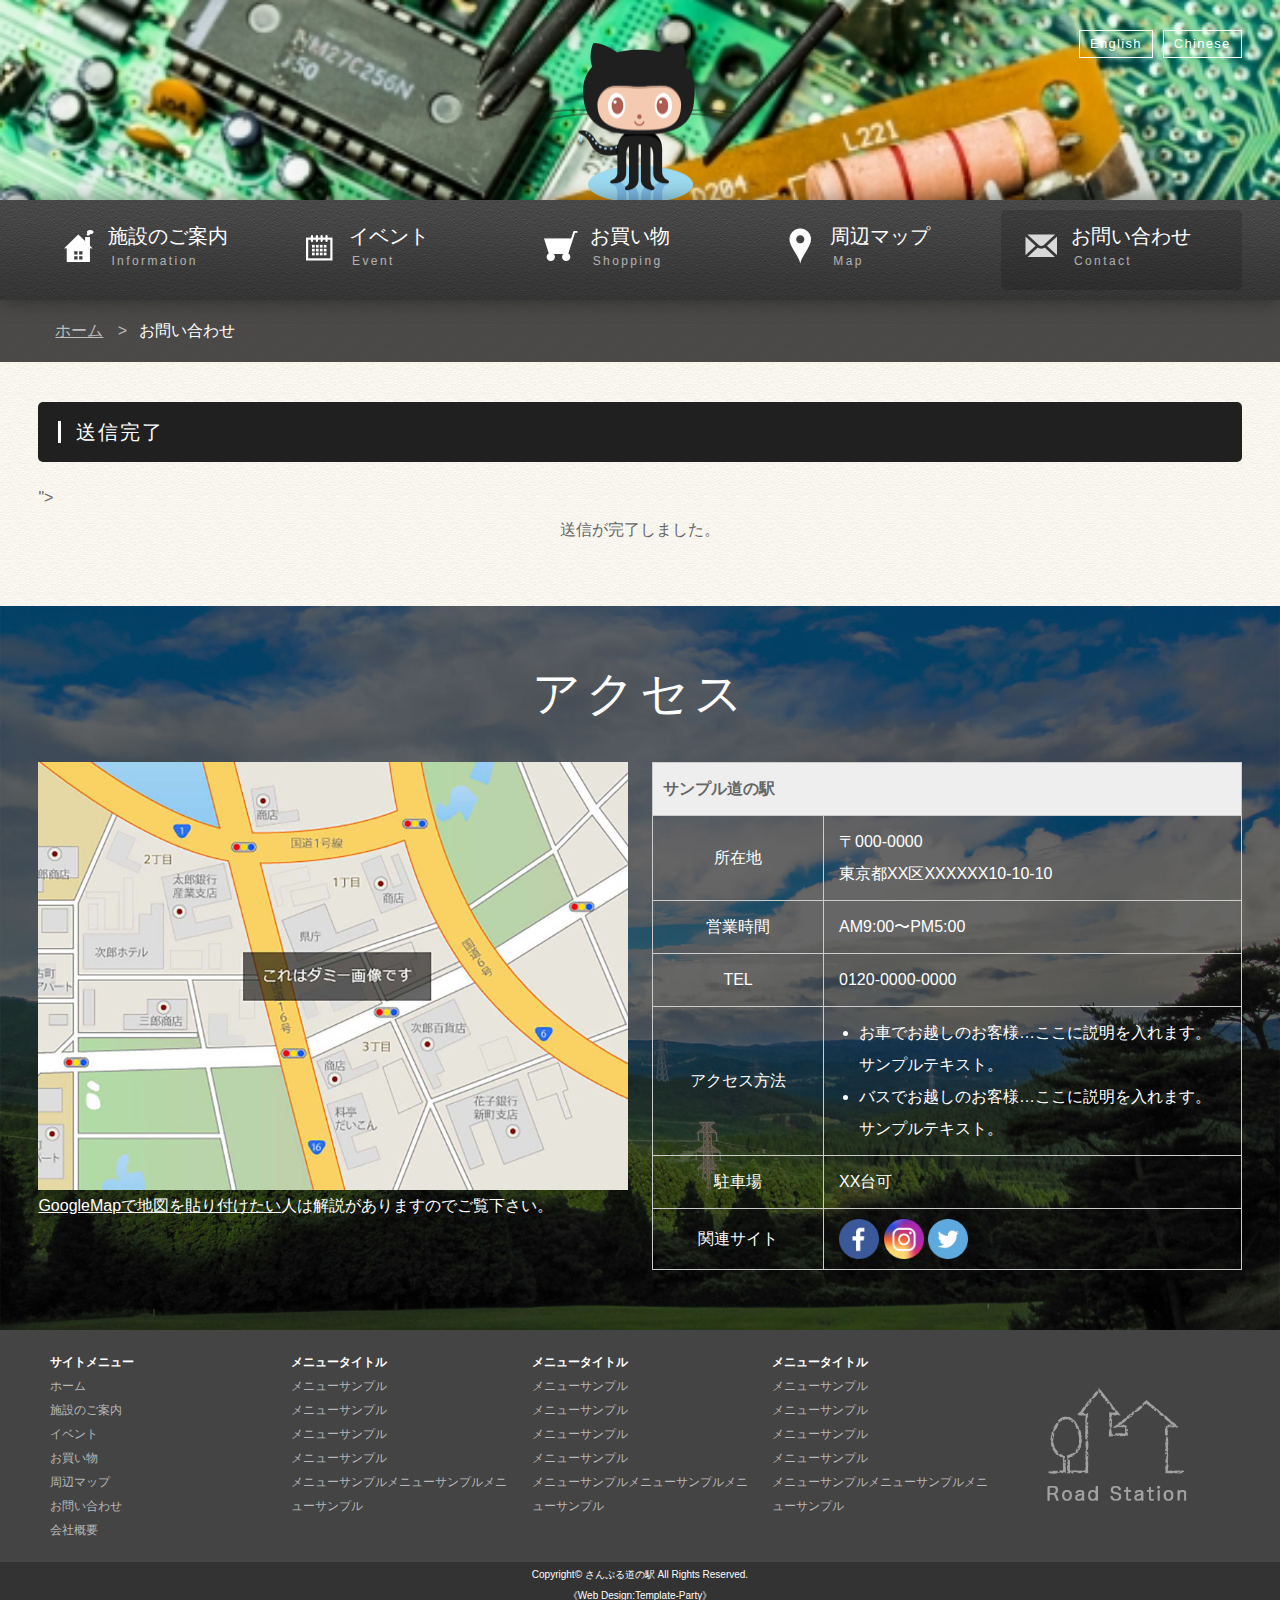
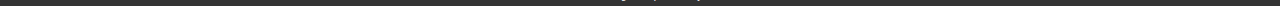
<file: finish.html>
<!DOCTYPE html>
<html lang="ja">
<head>
<meta charset="UTF-8">
<meta http-equiv="X-UA-Compatible" content="IE=edge">
<title>道の駅・物産館イメージ 無料ホームページテンプレート tp_bussan1</title>
<meta name="viewport" content="width=device-width, initial-scale=1">
<meta name="description" content="ここにサイト説明を入れます">
<meta name="keywords" content="キーワード１,キーワード２,キーワード３,キーワード４,キーワード５">
<link rel="stylesheet" href="css/style.css">
<link rel="stylesheet" href="css/inview.css">
<script src="js/openclose.js"></script>
<script src="js/fixmenu.js"></script>
<script src="js/fixmenu_pagetop.js"></script>
<script src="https://ajax.googleapis.com/ajax/libs/jquery/1.12.4/jquery.min.js"></script>
<!--[if lt IE 9]>
<script src="https://oss.maxcdn.com/html5shiv/3.7.2/html5shiv.min.js"></script>
<script src="https://oss.maxcdn.com/respond/1.4.2/respond.min.js"></script>
<style>
body.is-fixed-menu #menubar.nav-fix-pos,body.is-fixed #menubar.nav-fix-pos {position: static;}
</style>
<![endif]-->
<!--[if lt IE 10]>
<style>
.up, .left, .right, .transform1, .transform2 {opacity:1;}
.upstyle, .leftstyle, .rightstyle, .transform1style, .transform2style {transition: 0s 0s;}
.up {bottom: 0px;}
.left {left: 0px;}
.right {right: 0px;}
.transform1 {transform: scaleX(1);}
</style>
<![endif]-->
</head>

<body>

<header>
<div class="inner">
<h1 id="logo"><a href="index.html"><img src="images/logo.png" alt="さんぷる道の駅"></a></h1>
<ul id="header-nav">
<li><a href="#">English</a></li>
<li><a href="#">Chinese</a></li>
</ul>
</div>
</header>

<!--PC用（901px以上端末）メニュー-->
<nav id="menubar" class="nav-fix-pos">
<ul class="inner">
<li class="info"><a href="info.html">施設のご案内<span>Information</span></a></li>
<li class="event"><a href="event.html">イベント<span>Event</span></a></li>
<li class="shopping"><a href="shopping.html">お買い物<span>Shopping</span></a></li>
<li class="map"><a href="map.html">周辺マップ<span>Map</span></a></li>
<li class="contact current"><a href="contact.html">お問い合わせ<span>Contact</span></a></li>
</ul>
</nav>
<!--小さな端末用（900px以下端末）メニュー-->
<nav id="menubar-s">
<ul>
<li class="info"><a href="info.html">施設のご案内<span>Information</span></a></li>
<li class="event"><a href="event.html">イベント<span>Event</span></a></li>
<li class="shopping"><a href="shopping.html">お買い物<span>Shopping</span></a></li>
<li class="map"><a href="map.html">周辺マップ<span>Map</span></a></li>
<li class="contact current"><a href="contact.html">お問い合わせ<span>Contact</span></a></li>
</ul>
</nav>

<div class="contents">

<ul class="pan">
<li><a href="index.html">ホーム</a></li>
<li>お問い合わせ</li>
</ul>

<div class="inner">

<section>

<h2>送信完了</h2>

<!-- フォームの情報はここからです -->
<form name="form1" enctype="multipart/form-data" method="post" action="<?php echo $_SERVER["REQUEST_URI"];?>">
<input type="hidden" name="mode" value="finish" />
<!-- 処理終了 -->
<p class="c">送信が完了しました。</p>
</form>
<!-- フォームの情報はここまでです -->

</section>
	
</div>
<!--/.inner-->
</div>
<!--/.contents-->

<div class="contents bg-access">
<div class="inner">

	<section>

	<h2 class="simple">アクセス</h2>

	<div class="href-left">

	<div><img src="images/dummy_map_main.jpg" alt=""><br>
	<a href="http://template-party.com/file/pickup_googlemap.html" target="_blank">GoogleMapで地図を貼り付けたい</a>人は解説がありますのでご覧下さい。</div>

	</div>
	<!--/#fooer-left-->

	<div class="href-right">

	<table class="ta1">
	<caption>サンプル道の駅</caption>
	<tr>
	<th>所在地</th>
	<td>〒000-0000<br>
	東京都XX区XXXXXX10-10-10</td>
	</tr>
	<tr>
	<th>営業時間</th>
	<td>AM9:00〜PM5:00</td>
	</tr>
	<tr>
	<th>TEL</th>
	<td>0120-0000-0000</td>
	</tr>
	<tr>
	<th>アクセス方法</th>
	<td>
		<ul class="disc">
		<li>お車でお越しのお客様…ここに説明を入れます。サンプルテキスト。</li>
		<li>バスでお越しのお客様…ここに説明を入れます。サンプルテキスト。</li>
		</ul>
	</td>
	</tr>
	<tr>
	<th>駐車場</th>
	<td>XX台可</td>
	</tr>
	<tr>
	<th>関連サイト</th>
	<td>
		<div class="icon">
		<a href="#"><img src="images/icon_facebook.png" alt="Facebook"></a>
		<a href="#"><img src="images/icon_instagram.png" alt="Instagram"></a>
		<a href="#"><img src="images/icon_twitter.png" alt="Twitter"></a>
		</div>
	</td>
	</tr>
	</table>

	</div>
	<!--/#fooer-right-->

</section>

</div>
<!--/.inner-->
</div>
<!--/.contents-->

<footer>

<div id="footermenu" class="inner">
<ul>
<li class="title">サイトメニュー</li>
<li><a href="index.html">ホーム</a></li>
<li><a href="info.html">施設のご案内</a></li>
<li><a href="event.html">イベント</a></li>
<li><a href="shopping.html">お買い物</a></li>
<li><a href="map.html">周辺マップ</a></li>
<li><a href="contact.html">お問い合わせ</a></li>
<li><a href="company.html">会社概要</a></li>
</ul>
<ul>
<li class="title">メニュータイトル</li>
<li><a href="#">メニューサンプル</a></li>
<li><a href="#">メニューサンプル</a></li>
<li><a href="#">メニューサンプル</a></li>
<li><a href="#">メニューサンプル</a></li>
<li><a href="#">メニューサンプルメニューサンプルメニューサンプル</a></li>
</ul>
<ul>
<li class="title">メニュータイトル</li>
<li><a href="#">メニューサンプル</a></li>
<li><a href="#">メニューサンプル</a></li>
<li><a href="#">メニューサンプル</a></li>
<li><a href="#">メニューサンプル</a></li>
<li><a href="#">メニューサンプルメニューサンプルメニューサンプル</a></li>
</ul>
<ul>
<li class="title">メニュータイトル</li>
<li><a href="#">メニューサンプル</a></li>
<li><a href="#">メニューサンプル</a></li>
<li><a href="#">メニューサンプル</a></li>
<li><a href="#">メニューサンプル</a></li>
<li><a href="#">メニューサンプルメニューサンプルメニューサンプル</a></li>
</ul>
</div>
<!--/footermenu-->

<div id="copyright">
<small>Copyright&copy; <a href="index.html">さんぷる道の駅</a> All Rights Reserved.</small>
<span class="pr"><a href="http://template-party.com/" target="_blank">《Web Design:Template-Party》</a></span>
</div>

</footer>

<p class="nav-fix-pos-pagetop"><a href="#">↑</a></p>

<!--メニュー開閉ボタン-->
<div id="menubar_hdr" class="close"></div>
<!--メニューの開閉処理条件設定　900px以下-->
<script>
if (OCwindowWidth() <= 900) {
	open_close("menubar_hdr", "menubar-s");
}
</script>

<!--パララックス用ファイル読み込み-->
<script src="js/jquery.inview.js"></script>
<script src="js/jquery.inview_set.js"></script>

</body>
</html>
</file>
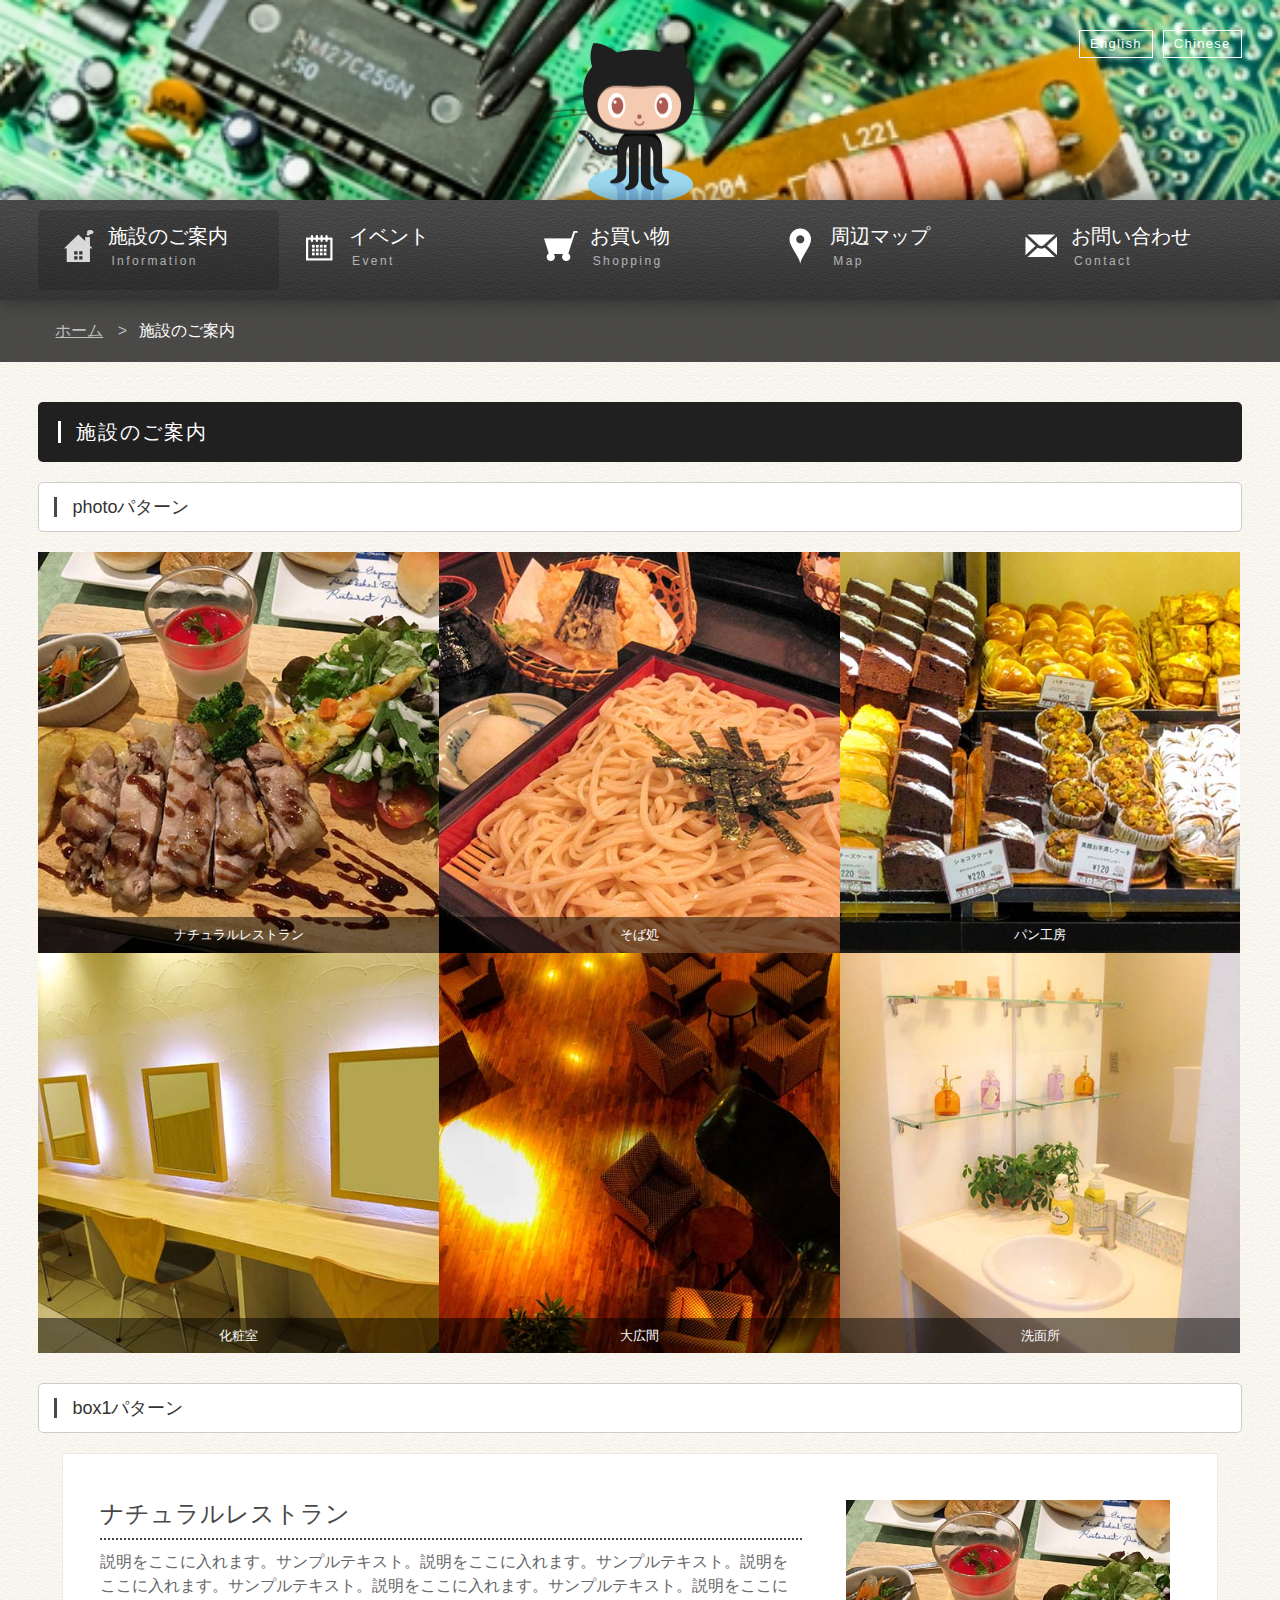
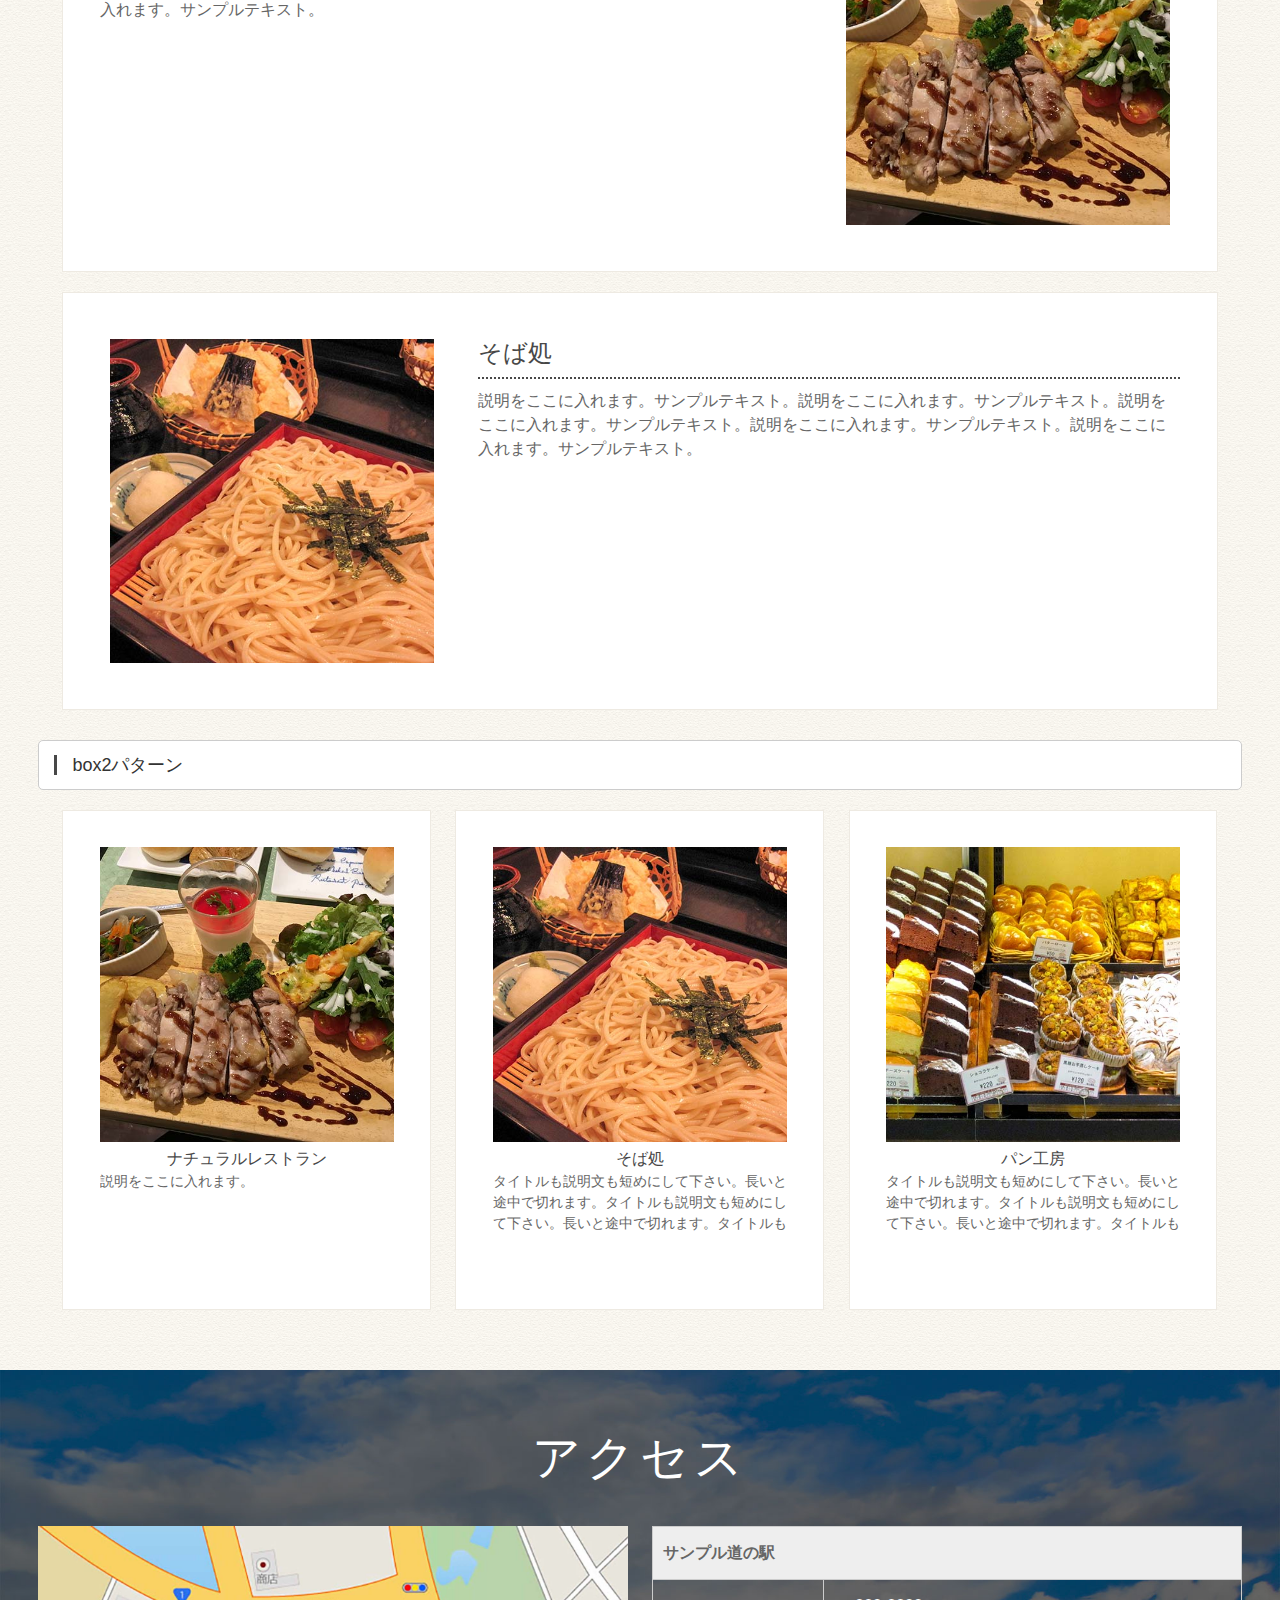
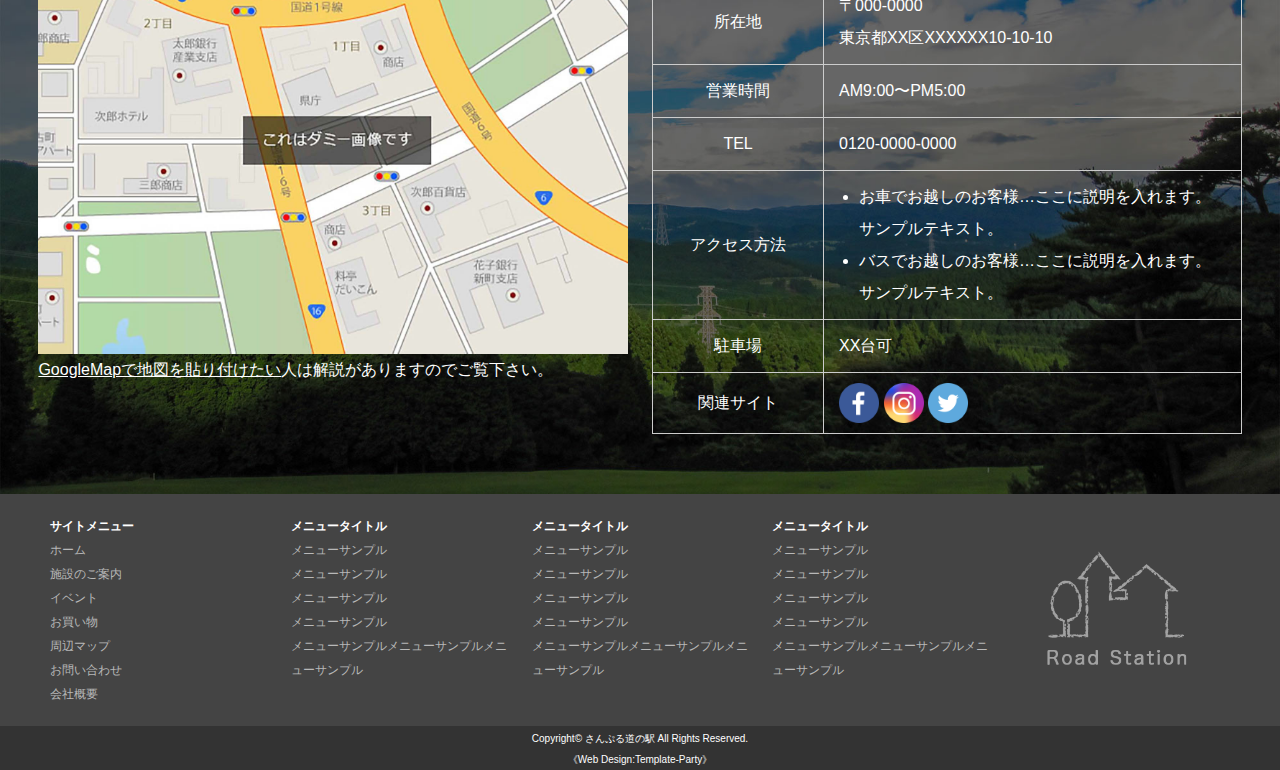
<file: info.html>
<!DOCTYPE html>
<html lang="ja">
<head>
<meta charset="UTF-8">
<meta http-equiv="X-UA-Compatible" content="IE=edge">
<title>道の駅・物産館イメージ 無料ホームページテンプレート tp_bussan1</title>
<meta name="viewport" content="width=device-width, initial-scale=1">
<meta name="description" content="ここにサイト説明を入れます">
<meta name="keywords" content="キーワード１,キーワード２,キーワード３,キーワード４,キーワード５">
<link rel="stylesheet" href="css/style.css">
<link rel="stylesheet" href="css/inview.css">
<script src="js/openclose.js"></script>
<script src="js/fixmenu.js"></script>
<script src="js/fixmenu_pagetop.js"></script>
<script src="https://ajax.googleapis.com/ajax/libs/jquery/1.12.4/jquery.min.js"></script>
<!--[if lt IE 9]>
<script src="https://oss.maxcdn.com/html5shiv/3.7.2/html5shiv.min.js"></script>
<script src="https://oss.maxcdn.com/respond/1.4.2/respond.min.js"></script>
<style>
body.is-fixed-menu #menubar.nav-fix-pos,body.is-fixed #menubar.nav-fix-pos {position: static;}
</style>
<![endif]-->
<!--[if lt IE 10]>
<style>
.up, .left, .right, .transform1, .transform2 {opacity:1;}
.upstyle, .leftstyle, .rightstyle, .transform1style, .transform2style {transition: 0s 0s;}
.up {bottom: 0px;}
.left {left: 0px;}
.right {right: 0px;}
.transform1 {transform: scaleX(1);}
</style>
<![endif]-->
</head>

<body>

<header>
<div class="inner">
<h1 id="logo"><a href="index.html"><img src="images/logo.png" alt="さんぷる道の駅"></a></h1>
<ul id="header-nav">
<li><a href="#">English</a></li>
<li><a href="#">Chinese</a></li>
</ul>
</div>
</header>

<!--PC用（901px以上端末）メニュー-->
<nav id="menubar" class="nav-fix-pos">
<ul class="inner">
<li class="info current"><a href="info.html">施設のご案内<span>Information</span></a></li>
<li class="event"><a href="event.html">イベント<span>Event</span></a></li>
<li class="shopping"><a href="shopping.html">お買い物<span>Shopping</span></a></li>
<li class="map"><a href="map.html">周辺マップ<span>Map</span></a></li>
<li class="contact"><a href="contact.html">お問い合わせ<span>Contact</span></a></li>
</ul>
</nav>
<!--小さな端末用（900px以下端末）メニュー-->
<nav id="menubar-s">
<ul>
<li class="info current"><a href="info.html">施設のご案内<span>Information</span></a></li>
<li class="event"><a href="event.html">イベント<span>Event</span></a></li>
<li class="shopping"><a href="shopping.html">お買い物<span>Shopping</span></a></li>
<li class="map"><a href="map.html">周辺マップ<span>Map</span></a></li>
<li class="contact"><a href="contact.html">お問い合わせ<span>Contact</span></a></li>
</ul>
</nav>

<div class="contents">

<ul class="pan">
<li><a href="index.html">ホーム</a></li>
<li>施設のご案内</li>
</ul>

<div class="inner">

	<section class="mb20 ofh">
	
	<h2>施設のご案内</h2>

	<h3>photoパターン</h3>

	<div class="photo">
	<figure><img src="images_sample/sample5.jpg" alt="ナチュラルレストラン"></figure>
	<p>ナチュラルレストラン</p>
	</div>

	<div class="photo">
	<figure><img src="images_sample/sample6.jpg" alt="そば処"></figure>
	<p>そば処</p>
	</div>

	<div class="photo">
	<figure><img src="images_sample/sample7.jpg" alt="パン工房"></figure>
	<p>パン工房</p>
	</div>
			
	<div class="photo">
	<figure><img src="images_sample/photo1.jpg" alt="化粧室"></figure>
	<p>化粧室</p>
	</div>

	<div class="photo">
	<figure><img src="images_sample/photo2.jpg" alt="大広間"></figure>
	<p>大広間</p>
	</div>

	<div class="photo">
	<figure><img src="images_sample/photo3.jpg" alt="洗面所"></figure>
	<p>洗面所</p>
	</div>
	
	</section>
	
	<section>
	
	<h3>box1パターン</h3>
	
	<div class="box1">
	<figure class="fr w30p"><img src="images_sample/sample5.jpg" alt="ナチュラルレストラン"></figure>
	<div class="fl w65p">
	<h4>ナチュラルレストラン</h4>
	<p>説明をここに入れます。サンプルテキスト。説明をここに入れます。サンプルテキスト。説明をここに入れます。サンプルテキスト。説明をここに入れます。サンプルテキスト。説明をここに入れます。サンプルテキスト。</p>
	</div>
	</div>
	
	<div class="box1">
	<figure class="fl w30p"><img src="images_sample/sample6.jpg" alt="そば処"></figure>
	<div class="fr w65p">
	<h4>そば処</h4>
	<p>説明をここに入れます。サンプルテキスト。説明をここに入れます。サンプルテキスト。説明をここに入れます。サンプルテキスト。説明をここに入れます。サンプルテキスト。説明をここに入れます。サンプルテキスト。</p>
	</div>
	</div>
	
	</section>
	
	<section>

	<h3>box2パターン</h3>
	<div class="box2">
	<figure><img src="images_sample/sample5.jpg" alt="ナチュラルレストラン"></figure>
	<h4>ナチュラルレストラン</h4>
	<p>説明をここに入れます。</p>
	</div>
	
	<div class="box2">
	<figure><img src="images_sample/sample6.jpg" alt="そば処"></figure>
	<h4>そば処</h4>
	<p>タイトルも説明文も短めにして下さい。長いと途中で切れます。タイトルも説明文も短めにして下さい。長いと途中で切れます。タイトルも説明文も短めにして下さい。長いと途中で切れます。</p>
	</div>
	
	<div class="box2">
	<figure><img src="images_sample/sample7.jpg" alt="パン工房"></figure>
	<h4>パン工房</h4>
	<p>タイトルも説明文も短めにして下さい。長いと途中で切れます。タイトルも説明文も短めにして下さい。長いと途中で切れます。タイトルも説明文も短めにして下さい。長いと途中で切れます。</p>
	</div>

	</section>

</div>
<!--/.inner-->
</div>
<!--/.contents-->

<div class="contents bg-access">
<div class="inner">

	<section>

	<h2 class="simple">アクセス</h2>

	<div class="href-left">

	<div><img src="images/dummy_map_main.jpg" alt=""><br>
	<a href="http://template-party.com/file/pickup_googlemap.html" target="_blank">GoogleMapで地図を貼り付けたい</a>人は解説がありますのでご覧下さい。</div>

	</div>
	<!--/#fooer-left-->

	<div class="href-right">

	<table class="ta1">
	<caption>サンプル道の駅</caption>
	<tr>
	<th>所在地</th>
	<td>〒000-0000<br>
	東京都XX区XXXXXX10-10-10</td>
	</tr>
	<tr>
	<th>営業時間</th>
	<td>AM9:00〜PM5:00</td>
	</tr>
	<tr>
	<th>TEL</th>
	<td>0120-0000-0000</td>
	</tr>
	<tr>
	<th>アクセス方法</th>
	<td>
		<ul class="disc">
		<li>お車でお越しのお客様…ここに説明を入れます。サンプルテキスト。</li>
		<li>バスでお越しのお客様…ここに説明を入れます。サンプルテキスト。</li>
		</ul>
	</td>
	</tr>
	<tr>
	<th>駐車場</th>
	<td>XX台可</td>
	</tr>
	<tr>
	<th>関連サイト</th>
	<td>
		<div class="icon">
		<a href="#"><img src="images/icon_facebook.png" alt="Facebook"></a>
		<a href="#"><img src="images/icon_instagram.png" alt="Instagram"></a>
		<a href="#"><img src="images/icon_twitter.png" alt="Twitter"></a>
		</div>
	</td>
	</tr>
	</table>

	</div>
	<!--/#fooer-right-->

</section>

</div>
<!--/.inner-->
</div>
<!--/.contents-->

<footer>

<div id="footermenu" class="inner">
<ul>
<li class="title">サイトメニュー</li>
<li><a href="index.html">ホーム</a></li>
<li><a href="info.html">施設のご案内</a></li>
<li><a href="event.html">イベント</a></li>
<li><a href="shopping.html">お買い物</a></li>
<li><a href="map.html">周辺マップ</a></li>
<li><a href="contact.html">お問い合わせ</a></li>
<li><a href="company.html">会社概要</a></li>
</ul>
<ul>
<li class="title">メニュータイトル</li>
<li><a href="#">メニューサンプル</a></li>
<li><a href="#">メニューサンプル</a></li>
<li><a href="#">メニューサンプル</a></li>
<li><a href="#">メニューサンプル</a></li>
<li><a href="#">メニューサンプルメニューサンプルメニューサンプル</a></li>
</ul>
<ul>
<li class="title">メニュータイトル</li>
<li><a href="#">メニューサンプル</a></li>
<li><a href="#">メニューサンプル</a></li>
<li><a href="#">メニューサンプル</a></li>
<li><a href="#">メニューサンプル</a></li>
<li><a href="#">メニューサンプルメニューサンプルメニューサンプル</a></li>
</ul>
<ul>
<li class="title">メニュータイトル</li>
<li><a href="#">メニューサンプル</a></li>
<li><a href="#">メニューサンプル</a></li>
<li><a href="#">メニューサンプル</a></li>
<li><a href="#">メニューサンプル</a></li>
<li><a href="#">メニューサンプルメニューサンプルメニューサンプル</a></li>
</ul>
</div>
<!--/footermenu-->

<div id="copyright">
<small>Copyright&copy; <a href="index.html">さんぷる道の駅</a> All Rights Reserved.</small>
<span class="pr"><a href="http://template-party.com/" target="_blank">《Web Design:Template-Party》</a></span>
</div>

</footer>

<p class="nav-fix-pos-pagetop"><a href="#">↑</a></p>

<!--メニュー開閉ボタン-->
<div id="menubar_hdr" class="close"></div>
<!--メニューの開閉処理条件設定　900px以下-->
<script>
if (OCwindowWidth() <= 900) {
	open_close("menubar_hdr", "menubar-s");
}
</script>

<!--パララックス用ファイル読み込み-->
<script src="js/jquery.inview.js"></script>
<script src="js/jquery.inview_set.js"></script>

</body>
</html>
</file>
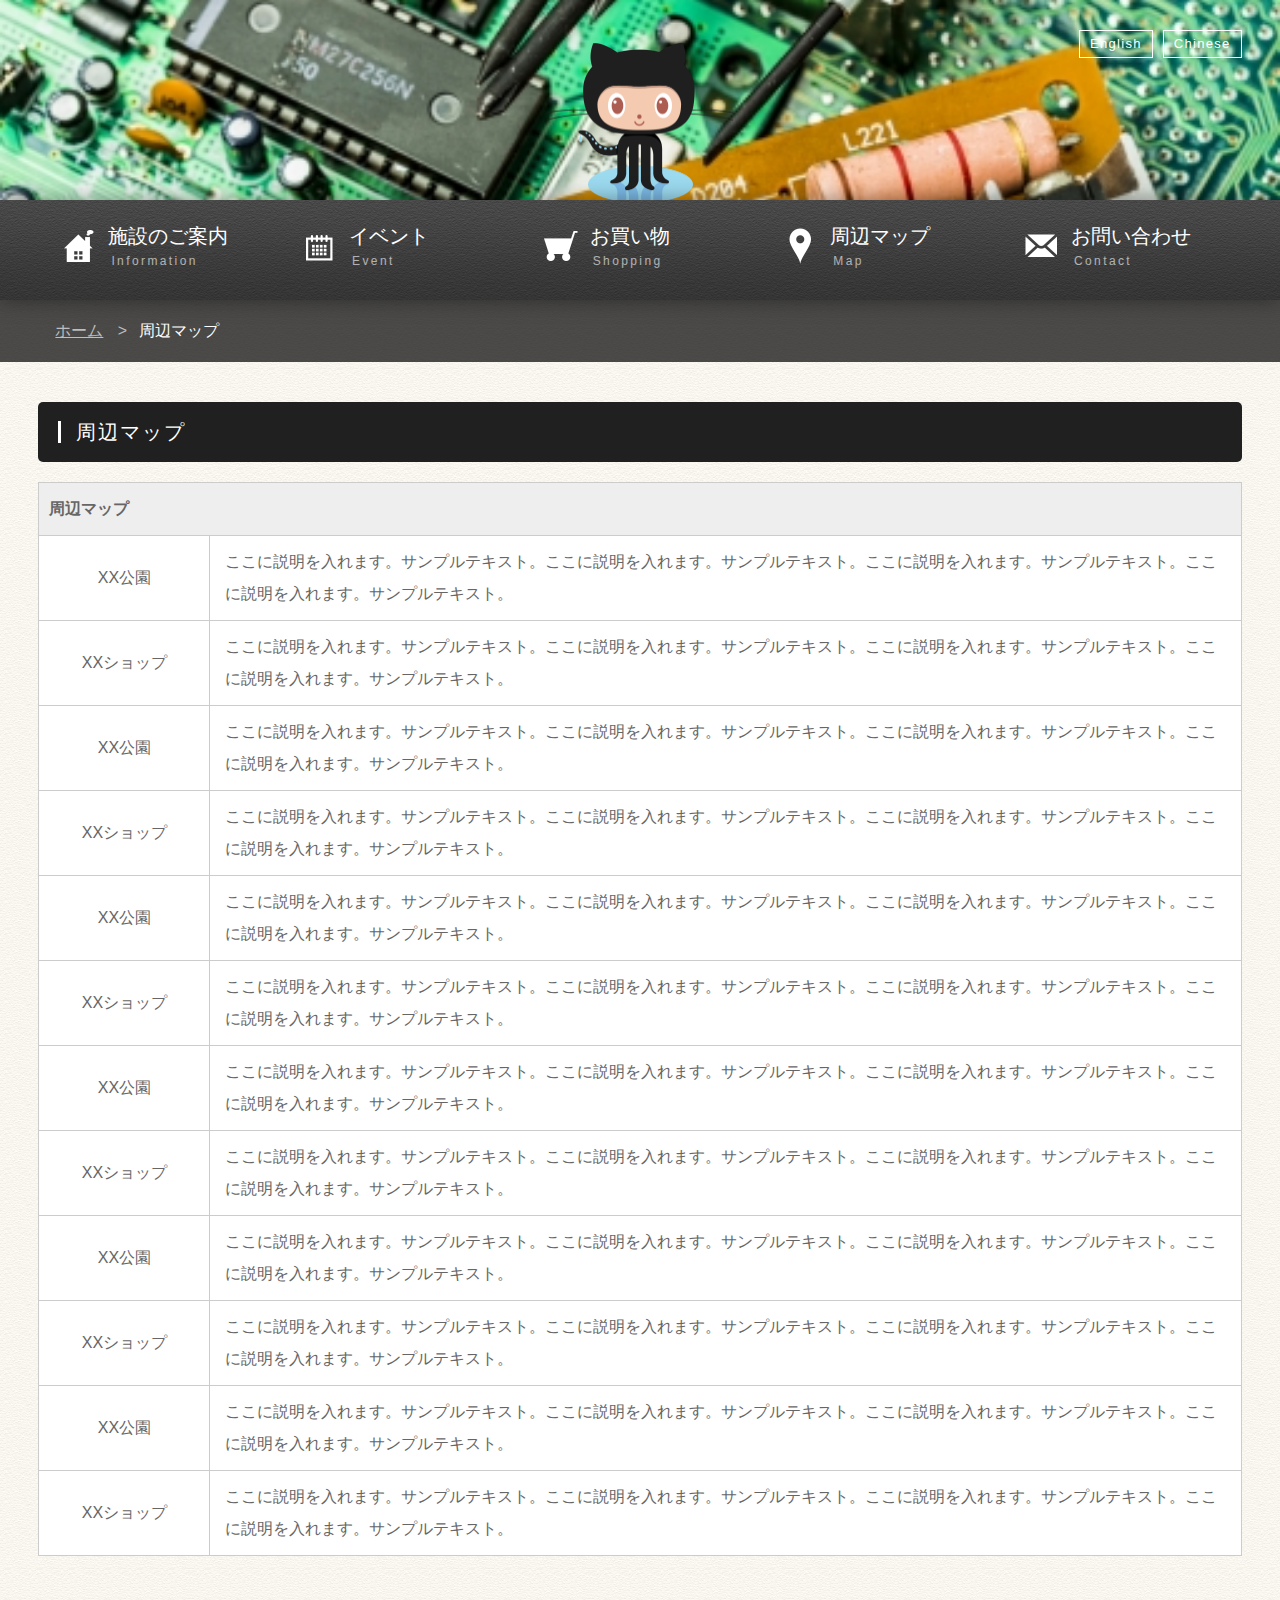
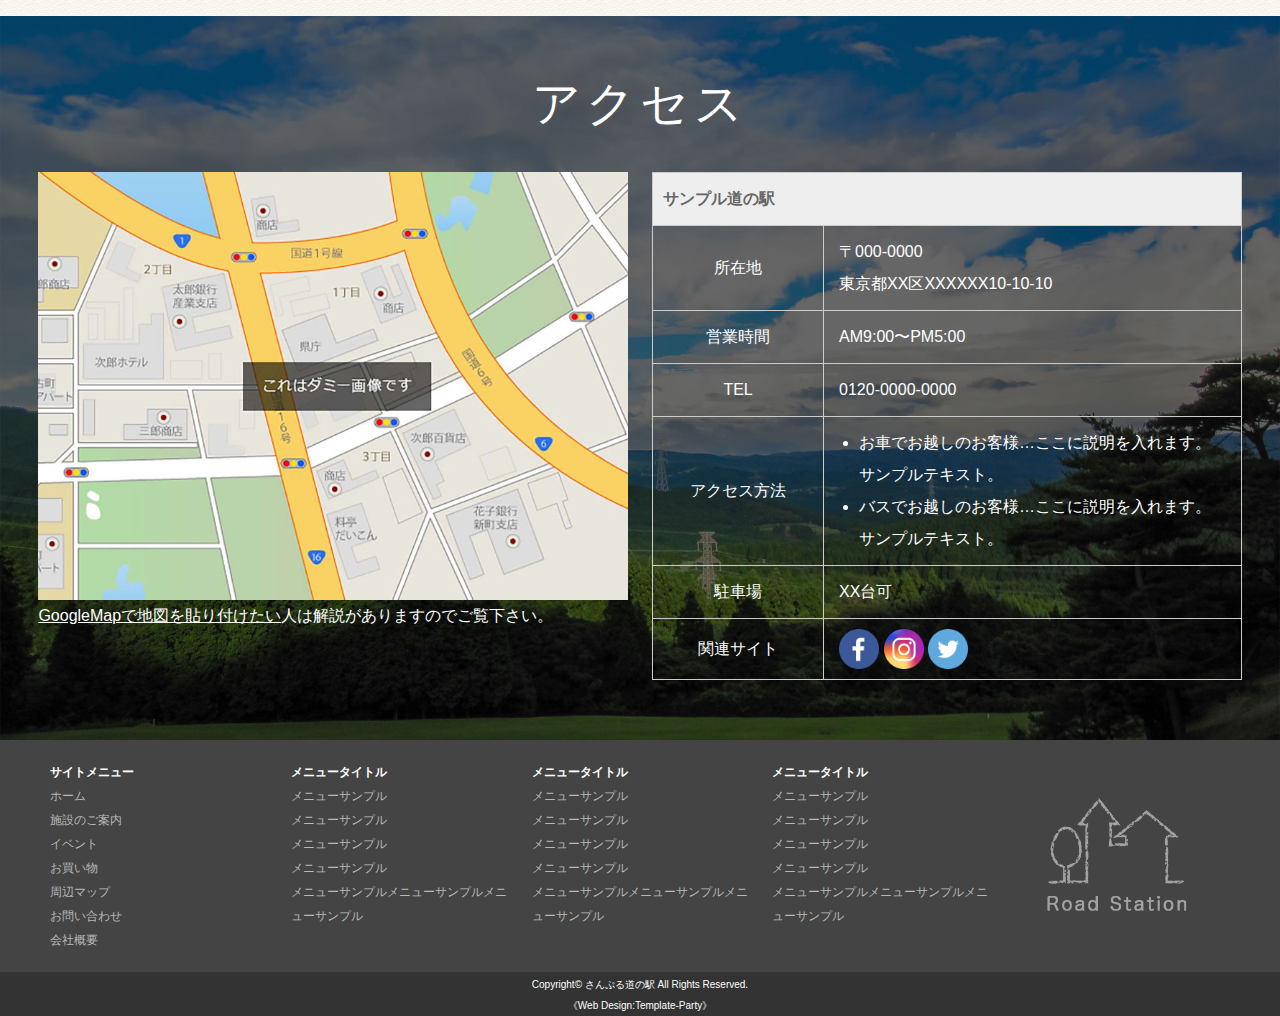
<file: map.html>
<!DOCTYPE html>
<html lang="ja">
<head>
<meta charset="UTF-8">
<meta http-equiv="X-UA-Compatible" content="IE=edge">
<title>道の駅・物産館イメージ 無料ホームページテンプレート tp_bussan1</title>
<meta name="viewport" content="width=device-width, initial-scale=1">
<meta name="description" content="ここにサイト説明を入れます">
<meta name="keywords" content="キーワード１,キーワード２,キーワード３,キーワード４,キーワード５">
<link rel="stylesheet" href="css/style.css">
<link rel="stylesheet" href="css/inview.css">
<script src="js/openclose.js"></script>
<script src="js/fixmenu.js"></script>
<script src="js/fixmenu_pagetop.js"></script>
<script src="https://ajax.googleapis.com/ajax/libs/jquery/1.12.4/jquery.min.js"></script>
<!--[if lt IE 9]>
<script src="https://oss.maxcdn.com/html5shiv/3.7.2/html5shiv.min.js"></script>
<script src="https://oss.maxcdn.com/respond/1.4.2/respond.min.js"></script>
<style>
body.is-fixed-menu #menubar.nav-fix-pos,body.is-fixed #menubar.nav-fix-pos {position: static;}
</style>
<![endif]-->
<!--[if lt IE 10]>
<style>
.up, .left, .right, .transform1, .transform2 {opacity:1;}
.upstyle, .leftstyle, .rightstyle, .transform1style, .transform2style {transition: 0s 0s;}
.up {bottom: 0px;}
.left {left: 0px;}
.right {right: 0px;}
.transform1 {transform: scaleX(1);}
</style>
<![endif]-->
</head>

<body>

<header>
<div class="inner">
<h1 id="logo"><a href="index.html"><img src="images/logo.png" alt="さんぷる道の駅"></a></h1>
<ul id="header-nav">
<li><a href="#">English</a></li>
<li><a href="#">Chinese</a></li>
</ul>
</div>
</header>

<!--PC用（901px以上端末）メニュー-->
<nav id="menubar" class="nav-fix-pos">
<ul class="inner">
<li class="info"><a href="info.html">施設のご案内<span>Information</span></a></li>
<li class="event"><a href="event.html">イベント<span>Event</span></a></li>
<li class="shopping"><a href="shopping.html">お買い物<span>Shopping</span></a></li>
<li class="map"><a href="map.html">周辺マップ<span>Map</span></a></li>
<li class="contact"><a href="contact.html">お問い合わせ<span>Contact</span></a></li>
</ul>
</nav>
<!--小さな端末用（900px以下端末）メニュー-->
<nav id="menubar-s">
<ul>
<li class="info"><a href="info.html">施設のご案内<span>Information</span></a></li>
<li class="event"><a href="event.html">イベント<span>Event</span></a></li>
<li class="shopping"><a href="shopping.html">お買い物<span>Shopping</span></a></li>
<li class="map"><a href="map.html">周辺マップ<span>Map</span></a></li>
<li class="contact"><a href="contact.html">お問い合わせ<span>Contact</span></a></li>
</ul>
</nav>

<div class="contents">

<ul class="pan">
<li><a href="index.html">ホーム</a></li>
<li>周辺マップ</li>
</ul>

<div class="inner">

	<section>
	
	<h2>周辺マップ</h2>
	
	<table class="ta1">
	<caption>周辺マップ</caption>
	<tr>
	<th>XX公園</th>
	<td>ここに説明を入れます。サンプルテキスト。ここに説明を入れます。サンプルテキスト。ここに説明を入れます。サンプルテキスト。ここに説明を入れます。サンプルテキスト。</td>
	</tr>
	<tr>
	<th>XXショップ</th>
	<td>ここに説明を入れます。サンプルテキスト。ここに説明を入れます。サンプルテキスト。ここに説明を入れます。サンプルテキスト。ここに説明を入れます。サンプルテキスト。</td>
	</tr>
	<tr>
	<th>XX公園</th>
	<td>ここに説明を入れます。サンプルテキスト。ここに説明を入れます。サンプルテキスト。ここに説明を入れます。サンプルテキスト。ここに説明を入れます。サンプルテキスト。</td>
	</tr>
	<tr>
	<th>XXショップ</th>
	<td>ここに説明を入れます。サンプルテキスト。ここに説明を入れます。サンプルテキスト。ここに説明を入れます。サンプルテキスト。ここに説明を入れます。サンプルテキスト。</td>
	</tr>
	<tr>
	<th>XX公園</th>
	<td>ここに説明を入れます。サンプルテキスト。ここに説明を入れます。サンプルテキスト。ここに説明を入れます。サンプルテキスト。ここに説明を入れます。サンプルテキスト。</td>
	</tr>
	<tr>
	<th>XXショップ</th>
	<td>ここに説明を入れます。サンプルテキスト。ここに説明を入れます。サンプルテキスト。ここに説明を入れます。サンプルテキスト。ここに説明を入れます。サンプルテキスト。</td>
	</tr>
	<tr>
	<th>XX公園</th>
	<td>ここに説明を入れます。サンプルテキスト。ここに説明を入れます。サンプルテキスト。ここに説明を入れます。サンプルテキスト。ここに説明を入れます。サンプルテキスト。</td>
	</tr>
	<tr>
	<th>XXショップ</th>
	<td>ここに説明を入れます。サンプルテキスト。ここに説明を入れます。サンプルテキスト。ここに説明を入れます。サンプルテキスト。ここに説明を入れます。サンプルテキスト。</td>
	</tr>
	<tr>
	<th>XX公園</th>
	<td>ここに説明を入れます。サンプルテキスト。ここに説明を入れます。サンプルテキスト。ここに説明を入れます。サンプルテキスト。ここに説明を入れます。サンプルテキスト。</td>
	</tr>
	<tr>
	<th>XXショップ</th>
	<td>ここに説明を入れます。サンプルテキスト。ここに説明を入れます。サンプルテキスト。ここに説明を入れます。サンプルテキスト。ここに説明を入れます。サンプルテキスト。</td>
	</tr>
	<tr>
	<th>XX公園</th>
	<td>ここに説明を入れます。サンプルテキスト。ここに説明を入れます。サンプルテキスト。ここに説明を入れます。サンプルテキスト。ここに説明を入れます。サンプルテキスト。</td>
	</tr>
	<tr>
	<th>XXショップ</th>
	<td>ここに説明を入れます。サンプルテキスト。ここに説明を入れます。サンプルテキスト。ここに説明を入れます。サンプルテキスト。ここに説明を入れます。サンプルテキスト。</td>
	</tr>
	</table>
			
	</section>
	
</div>
<!--/.inner-->
</div>
<!--/.contents-->

<div class="contents bg-access">
<div class="inner">

	<section>

	<h2 class="simple">アクセス</h2>

	<div class="href-left">

	<div><img src="images/dummy_map_main.jpg" alt=""><br>
	<a href="http://template-party.com/file/pickup_googlemap.html" target="_blank">GoogleMapで地図を貼り付けたい</a>人は解説がありますのでご覧下さい。</div>

	</div>
	<!--/#fooer-left-->

	<div class="href-right">

	<table class="ta1">
	<caption>サンプル道の駅</caption>
	<tr>
	<th>所在地</th>
	<td>〒000-0000<br>
	東京都XX区XXXXXX10-10-10</td>
	</tr>
	<tr>
	<th>営業時間</th>
	<td>AM9:00〜PM5:00</td>
	</tr>
	<tr>
	<th>TEL</th>
	<td>0120-0000-0000</td>
	</tr>
	<tr>
	<th>アクセス方法</th>
	<td>
		<ul class="disc">
		<li>お車でお越しのお客様…ここに説明を入れます。サンプルテキスト。</li>
		<li>バスでお越しのお客様…ここに説明を入れます。サンプルテキスト。</li>
		</ul>
	</td>
	</tr>
	<tr>
	<th>駐車場</th>
	<td>XX台可</td>
	</tr>
	<tr>
	<th>関連サイト</th>
	<td>
		<div class="icon">
		<a href="#"><img src="images/icon_facebook.png" alt="Facebook"></a>
		<a href="#"><img src="images/icon_instagram.png" alt="Instagram"></a>
		<a href="#"><img src="images/icon_twitter.png" alt="Twitter"></a>
		</div>
	</td>
	</tr>
	</table>

	</div>
	<!--/#fooer-right-->

</section>

</div>
<!--/.inner-->
</div>
<!--/.contents-->

<footer>

<div id="footermenu" class="inner">
<ul>
<li class="title">サイトメニュー</li>
<li><a href="index.html">ホーム</a></li>
<li><a href="info.html">施設のご案内</a></li>
<li><a href="event.html">イベント</a></li>
<li><a href="shopping.html">お買い物</a></li>
<li><a href="map.html">周辺マップ</a></li>
<li><a href="contact.html">お問い合わせ</a></li>
<li><a href="company.html">会社概要</a></li>
</ul>
<ul>
<li class="title">メニュータイトル</li>
<li><a href="#">メニューサンプル</a></li>
<li><a href="#">メニューサンプル</a></li>
<li><a href="#">メニューサンプル</a></li>
<li><a href="#">メニューサンプル</a></li>
<li><a href="#">メニューサンプルメニューサンプルメニューサンプル</a></li>
</ul>
<ul>
<li class="title">メニュータイトル</li>
<li><a href="#">メニューサンプル</a></li>
<li><a href="#">メニューサンプル</a></li>
<li><a href="#">メニューサンプル</a></li>
<li><a href="#">メニューサンプル</a></li>
<li><a href="#">メニューサンプルメニューサンプルメニューサンプル</a></li>
</ul>
<ul>
<li class="title">メニュータイトル</li>
<li><a href="#">メニューサンプル</a></li>
<li><a href="#">メニューサンプル</a></li>
<li><a href="#">メニューサンプル</a></li>
<li><a href="#">メニューサンプル</a></li>
<li><a href="#">メニューサンプルメニューサンプルメニューサンプル</a></li>
</ul>
</div>
<!--/footermenu-->

<div id="copyright">
<small>Copyright&copy; <a href="index.html">さんぷる道の駅</a> All Rights Reserved.</small>
<span class="pr"><a href="http://template-party.com/" target="_blank">《Web Design:Template-Party》</a></span>
</div>

</footer>

<p class="nav-fix-pos-pagetop"><a href="#">↑</a></p>

<!--メニュー開閉ボタン-->
<div id="menubar_hdr" class="close"></div>
<!--メニューの開閉処理条件設定　900px以下-->
<script>
if (OCwindowWidth() <= 900) {
	open_close("menubar_hdr", "menubar-s");
}
</script>

<!--パララックス用ファイル読み込み-->
<script src="js/jquery.inview.js"></script>
<script src="js/jquery.inview_set.js"></script>

</body>
</html>
</file>
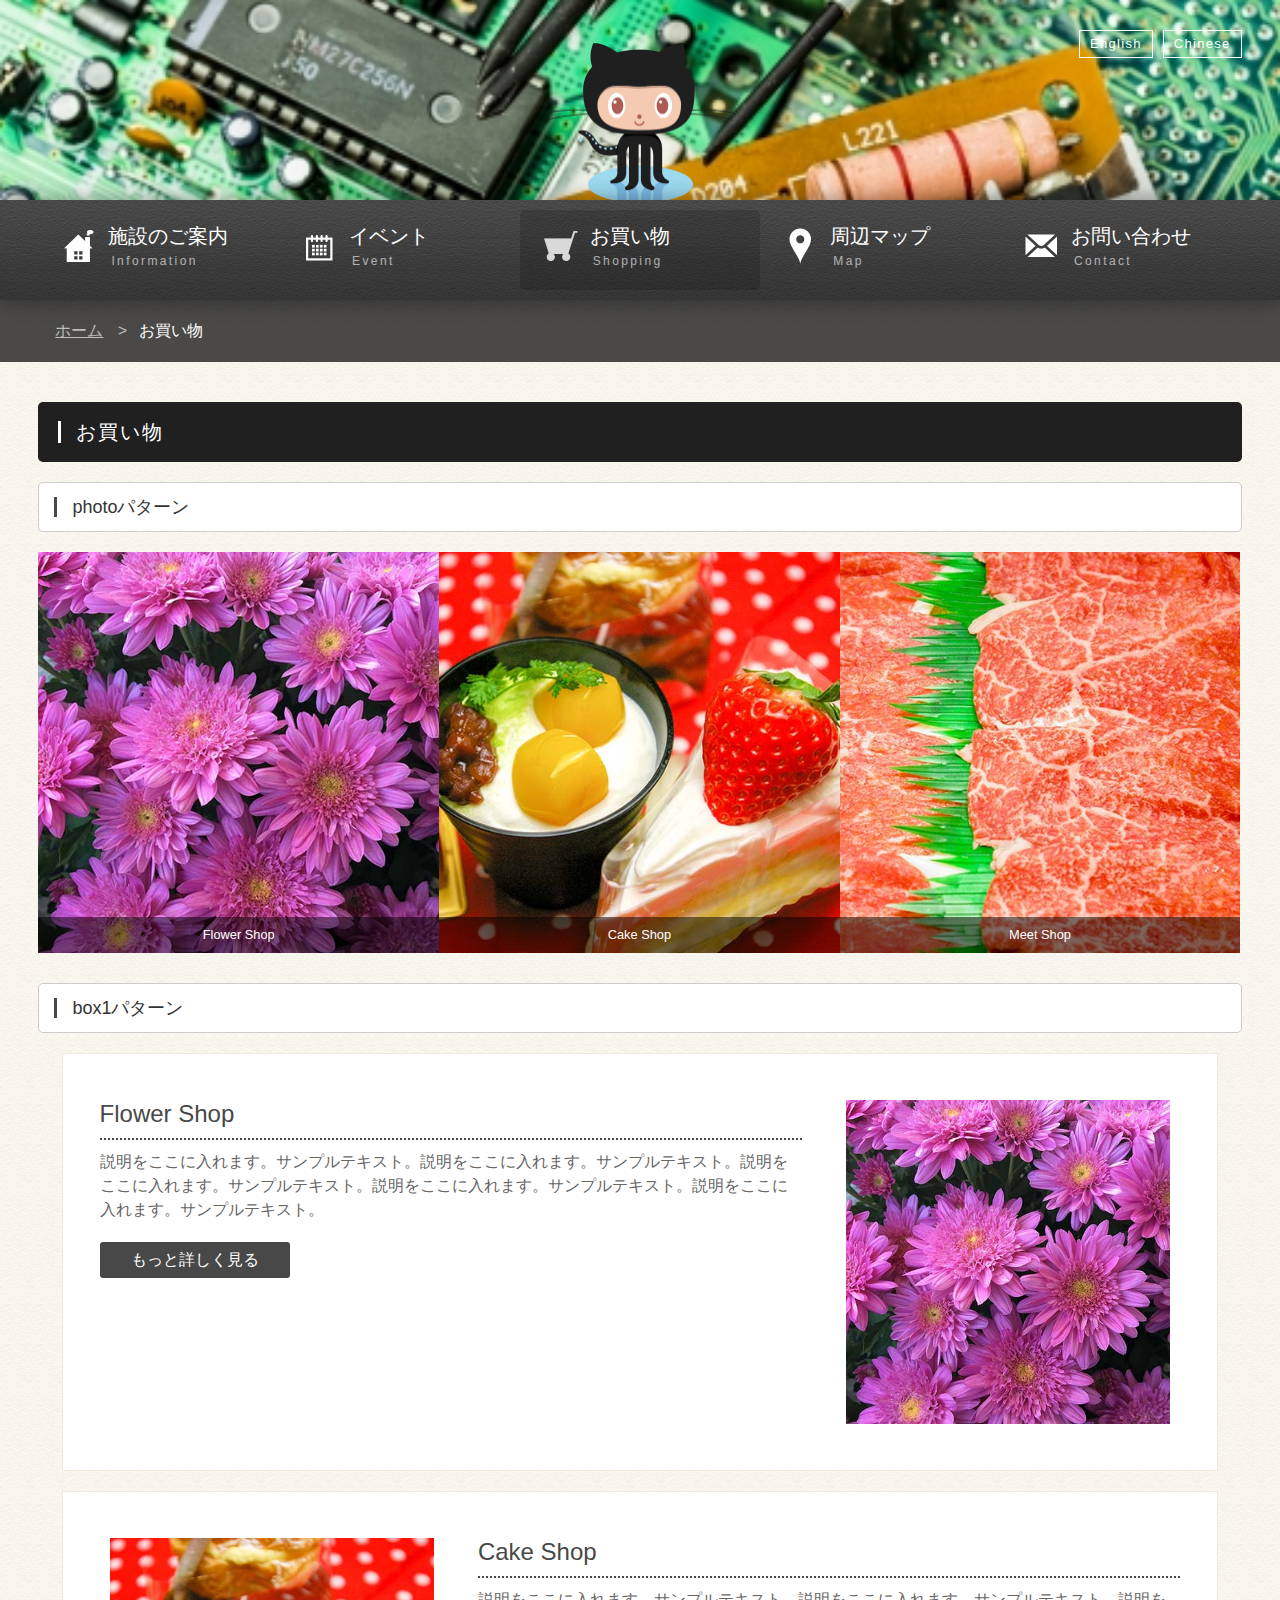
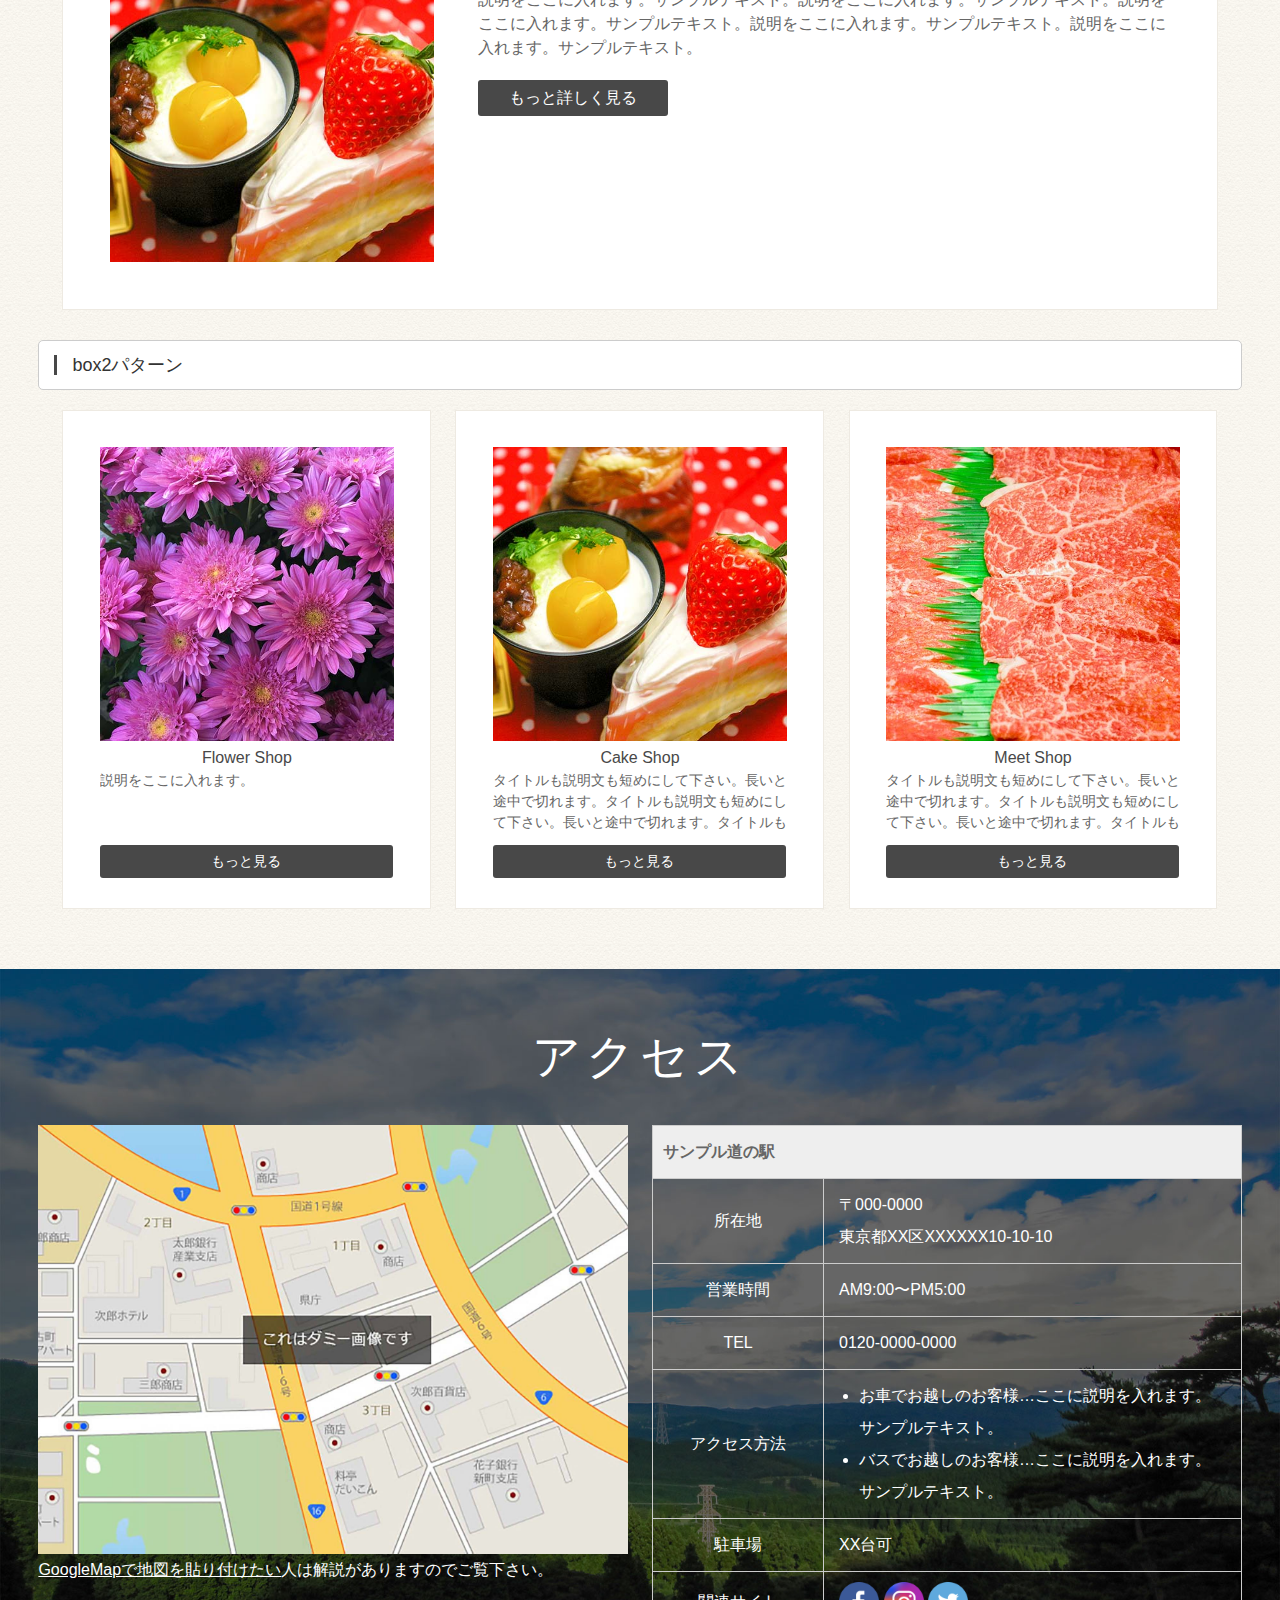
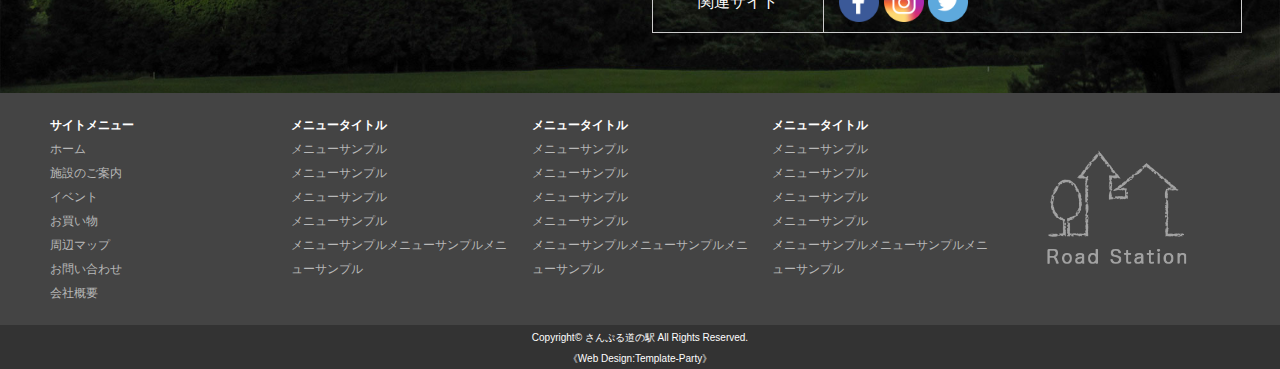
<file: shopping.html>
<!DOCTYPE html>
<html lang="ja">
<head>
<meta charset="UTF-8">
<meta http-equiv="X-UA-Compatible" content="IE=edge">
<title>道の駅・物産館イメージ 無料ホームページテンプレート tp_bussan1</title>
<meta name="viewport" content="width=device-width, initial-scale=1">
<meta name="description" content="ここにサイト説明を入れます">
<meta name="keywords" content="キーワード１,キーワード２,キーワード３,キーワード４,キーワード５">
<link rel="stylesheet" href="css/style.css">
<link rel="stylesheet" href="css/inview.css">
<script src="js/openclose.js"></script>
<script src="js/fixmenu.js"></script>
<script src="js/fixmenu_pagetop.js"></script>
<script src="https://ajax.googleapis.com/ajax/libs/jquery/1.12.4/jquery.min.js"></script>
<!--[if lt IE 9]>
<script src="https://oss.maxcdn.com/html5shiv/3.7.2/html5shiv.min.js"></script>
<script src="https://oss.maxcdn.com/respond/1.4.2/respond.min.js"></script>
<style>
body.is-fixed-menu #menubar.nav-fix-pos,body.is-fixed #menubar.nav-fix-pos {position: static;}
</style>
<![endif]-->
<!--[if lt IE 10]>
<style>
.up, .left, .right, .transform1, .transform2 {opacity:1;}
.upstyle, .leftstyle, .rightstyle, .transform1style, .transform2style {transition: 0s 0s;}
.up {bottom: 0px;}
.left {left: 0px;}
.right {right: 0px;}
.transform1 {transform: scaleX(1);}
</style>
<![endif]-->
</head>

<body>

<header>
<div class="inner">
<h1 id="logo"><a href="index.html"><img src="images/logo.png" alt="さんぷる道の駅"></a></h1>
<ul id="header-nav">
<li><a href="#">English</a></li>
<li><a href="#">Chinese</a></li>
</ul>
</div>
</header>

<!--PC用（901px以上端末）メニュー-->
<nav id="menubar" class="nav-fix-pos">
<ul class="inner">
<li class="info"><a href="info.html">施設のご案内<span>Information</span></a></li>
<li class="event"><a href="event.html">イベント<span>Event</span></a></li>
<li class="shopping current"><a href="shopping.html">お買い物<span>Shopping</span></a></li>
<li class="map"><a href="map.html">周辺マップ<span>Map</span></a></li>
<li class="contact"><a href="contact.html">お問い合わせ<span>Contact</span></a></li>
</ul>
</nav>
<!--小さな端末用（900px以下端末）メニュー-->
<nav id="menubar-s">
<ul>
<li class="info"><a href="info.html">施設のご案内<span>Information</span></a></li>
<li class="event"><a href="event.html">イベント<span>Event</span></a></li>
<li class="shopping current"><a href="shopping.html">お買い物<span>Shopping</span></a></li>
<li class="map"><a href="map.html">周辺マップ<span>Map</span></a></li>
<li class="contact"><a href="contact.html">お問い合わせ<span>Contact</span></a></li>
</ul>
</nav>

<div class="contents">

<ul class="pan">
<li><a href="index.html">ホーム</a></li>
<li>お買い物</li>
</ul>

<div class="inner">

	<section class="mb20 ofh">
	
	<h2>お買い物</h2>
	
	<h3>photoパターン</h3>
		
	<div class="photo">
	<a href="shopping2.html#flower">
	<figure><img src="images_sample/sample8.jpg" alt="Flower Shop"></figure>
	<p>Flower Shop</p>
	</a>
	</div>

	<div class="photo">
	<a href="shopping2.html#cake">
	<figure><img src="images_sample/sample9.jpg" alt="Cake Shop"></figure>
	<p>Cake Shop</p>
	</a>
	</div>

	<div class="photo">
	<a href="shopping2.html#meet">
	<figure><img src="images_sample/sample10.jpg" alt="Meet Shop"></figure>
	<p>Meet Shop</p>
	</a>
	</div>
	
	</section>
	
	<section>
	
	<h3>box1パターン</h3>
	
	<div class="box1">
	<figure class="fr w30p"><a href="shopping2.html#flower"><img src="images_sample/sample8.jpg" alt="Flower Shop"></a></figure>
	<div class="fl w65p">
	<h4>Flower Shop</h4>
	<p>説明をここに入れます。サンプルテキスト。説明をここに入れます。サンプルテキスト。説明をここに入れます。サンプルテキスト。説明をここに入れます。サンプルテキスト。説明をここに入れます。サンプルテキスト。</p>
	<p class="btn1"><a href="shopping2.html#flower">もっと詳しく見る</a></p>
	</div>
	</div>
	
	<div class="box1">
	<figure class="fl w30p"><a href="shopping2.html#cake"><img src="images_sample/sample9.jpg" alt="Cake Shop"></a></figure>
	<div class="fr w65p">
	<h4>Cake Shop</h4>
	<p>説明をここに入れます。サンプルテキスト。説明をここに入れます。サンプルテキスト。説明をここに入れます。サンプルテキスト。説明をここに入れます。サンプルテキスト。説明をここに入れます。サンプルテキスト。</p>
	<p class="btn1"><a href="shopping2.html#cake">もっと詳しく見る</a></p>
	</div>
	</div>
	
	</section>
	
	<section>

	<h3>box2パターン</h3>
	<div class="box2">
	<figure><a href="shopping2.html#flower"><img src="images_sample/sample8.jpg" alt="Flower Shop"></a></figure>
	<h4>Flower Shop</h4>
	<p>説明をここに入れます。</p>
	<p class="btn1"><a href="shopping2.html#flower">もっと見る</a></p>
	</div>
	
	<div class="box2">
	<figure><a href="shopping2.html#cake"><img src="images_sample/sample9.jpg" alt="Cake Shop"></a></figure>
	<h4>Cake Shop</h4>
	<p>タイトルも説明文も短めにして下さい。長いと途中で切れます。タイトルも説明文も短めにして下さい。長いと途中で切れます。タイトルも説明文も短めにして下さい。長いと途中で切れます。</p>
	<p class="btn1"><a href="shopping2.html#cake">もっと見る</a></p>
	</div>
	
	<div class="box2">
	<figure><a href="shopping2.html#meet"><img src="images_sample/sample10.jpg" alt="Meet Shop"></a></figure>
	<h4>Meet Shop</h4>
	<p>タイトルも説明文も短めにして下さい。長いと途中で切れます。タイトルも説明文も短めにして下さい。長いと途中で切れます。タイトルも説明文も短めにして下さい。長いと途中で切れます。</p>
	<p class="btn1"><a href="shopping2.html#meet">もっと見る</a></p>
	</div>

	</section>

</div>
<!--/.inner-->
</div>
<!--/.contents-->

<div class="contents bg-access">
<div class="inner">

	<section>

	<h2 class="simple">アクセス</h2>

	<div class="href-left">

	<div><img src="images/dummy_map_main.jpg" alt=""><br>
	<a href="http://template-party.com/file/pickup_googlemap.html" target="_blank">GoogleMapで地図を貼り付けたい</a>人は解説がありますのでご覧下さい。</div>

	</div>
	<!--/#fooer-left-->

	<div class="href-right">

	<table class="ta1">
	<caption>サンプル道の駅</caption>
	<tr>
	<th>所在地</th>
	<td>〒000-0000<br>
	東京都XX区XXXXXX10-10-10</td>
	</tr>
	<tr>
	<th>営業時間</th>
	<td>AM9:00〜PM5:00</td>
	</tr>
	<tr>
	<th>TEL</th>
	<td>0120-0000-0000</td>
	</tr>
	<tr>
	<th>アクセス方法</th>
	<td>
		<ul class="disc">
		<li>お車でお越しのお客様…ここに説明を入れます。サンプルテキスト。</li>
		<li>バスでお越しのお客様…ここに説明を入れます。サンプルテキスト。</li>
		</ul>
	</td>
	</tr>
	<tr>
	<th>駐車場</th>
	<td>XX台可</td>
	</tr>
	<tr>
	<th>関連サイト</th>
	<td>
		<div class="icon">
		<a href="#"><img src="images/icon_facebook.png" alt="Facebook"></a>
		<a href="#"><img src="images/icon_instagram.png" alt="Instagram"></a>
		<a href="#"><img src="images/icon_twitter.png" alt="Twitter"></a>
		</div>
	</td>
	</tr>
	</table>

	</div>
	<!--/#fooer-right-->

</section>

</div>
<!--/.inner-->
</div>
<!--/.contents-->

<footer>

<div id="footermenu" class="inner">
<ul>
<li class="title">サイトメニュー</li>
<li><a href="index.html">ホーム</a></li>
<li><a href="info.html">施設のご案内</a></li>
<li><a href="event.html">イベント</a></li>
<li><a href="shopping.html">お買い物</a></li>
<li><a href="map.html">周辺マップ</a></li>
<li><a href="contact.html">お問い合わせ</a></li>
<li><a href="company.html">会社概要</a></li>
</ul>
<ul>
<li class="title">メニュータイトル</li>
<li><a href="#">メニューサンプル</a></li>
<li><a href="#">メニューサンプル</a></li>
<li><a href="#">メニューサンプル</a></li>
<li><a href="#">メニューサンプル</a></li>
<li><a href="#">メニューサンプルメニューサンプルメニューサンプル</a></li>
</ul>
<ul>
<li class="title">メニュータイトル</li>
<li><a href="#">メニューサンプル</a></li>
<li><a href="#">メニューサンプル</a></li>
<li><a href="#">メニューサンプル</a></li>
<li><a href="#">メニューサンプル</a></li>
<li><a href="#">メニューサンプルメニューサンプルメニューサンプル</a></li>
</ul>
<ul>
<li class="title">メニュータイトル</li>
<li><a href="#">メニューサンプル</a></li>
<li><a href="#">メニューサンプル</a></li>
<li><a href="#">メニューサンプル</a></li>
<li><a href="#">メニューサンプル</a></li>
<li><a href="#">メニューサンプルメニューサンプルメニューサンプル</a></li>
</ul>
</div>
<!--/footermenu-->

<div id="copyright">
<small>Copyright&copy; <a href="index.html">さんぷる道の駅</a> All Rights Reserved.</small>
<span class="pr"><a href="http://template-party.com/" target="_blank">《Web Design:Template-Party》</a></span>
</div>

</footer>

<p class="nav-fix-pos-pagetop"><a href="#">↑</a></p>

<!--メニュー開閉ボタン-->
<div id="menubar_hdr" class="close"></div>
<!--メニューの開閉処理条件設定　900px以下-->
<script>
if (OCwindowWidth() <= 900) {
	open_close("menubar_hdr", "menubar-s");
}
</script>

<!--パララックス用ファイル読み込み-->
<script src="js/jquery.inview.js"></script>
<script src="js/jquery.inview_set.js"></script>

</body>
</html>
</file>
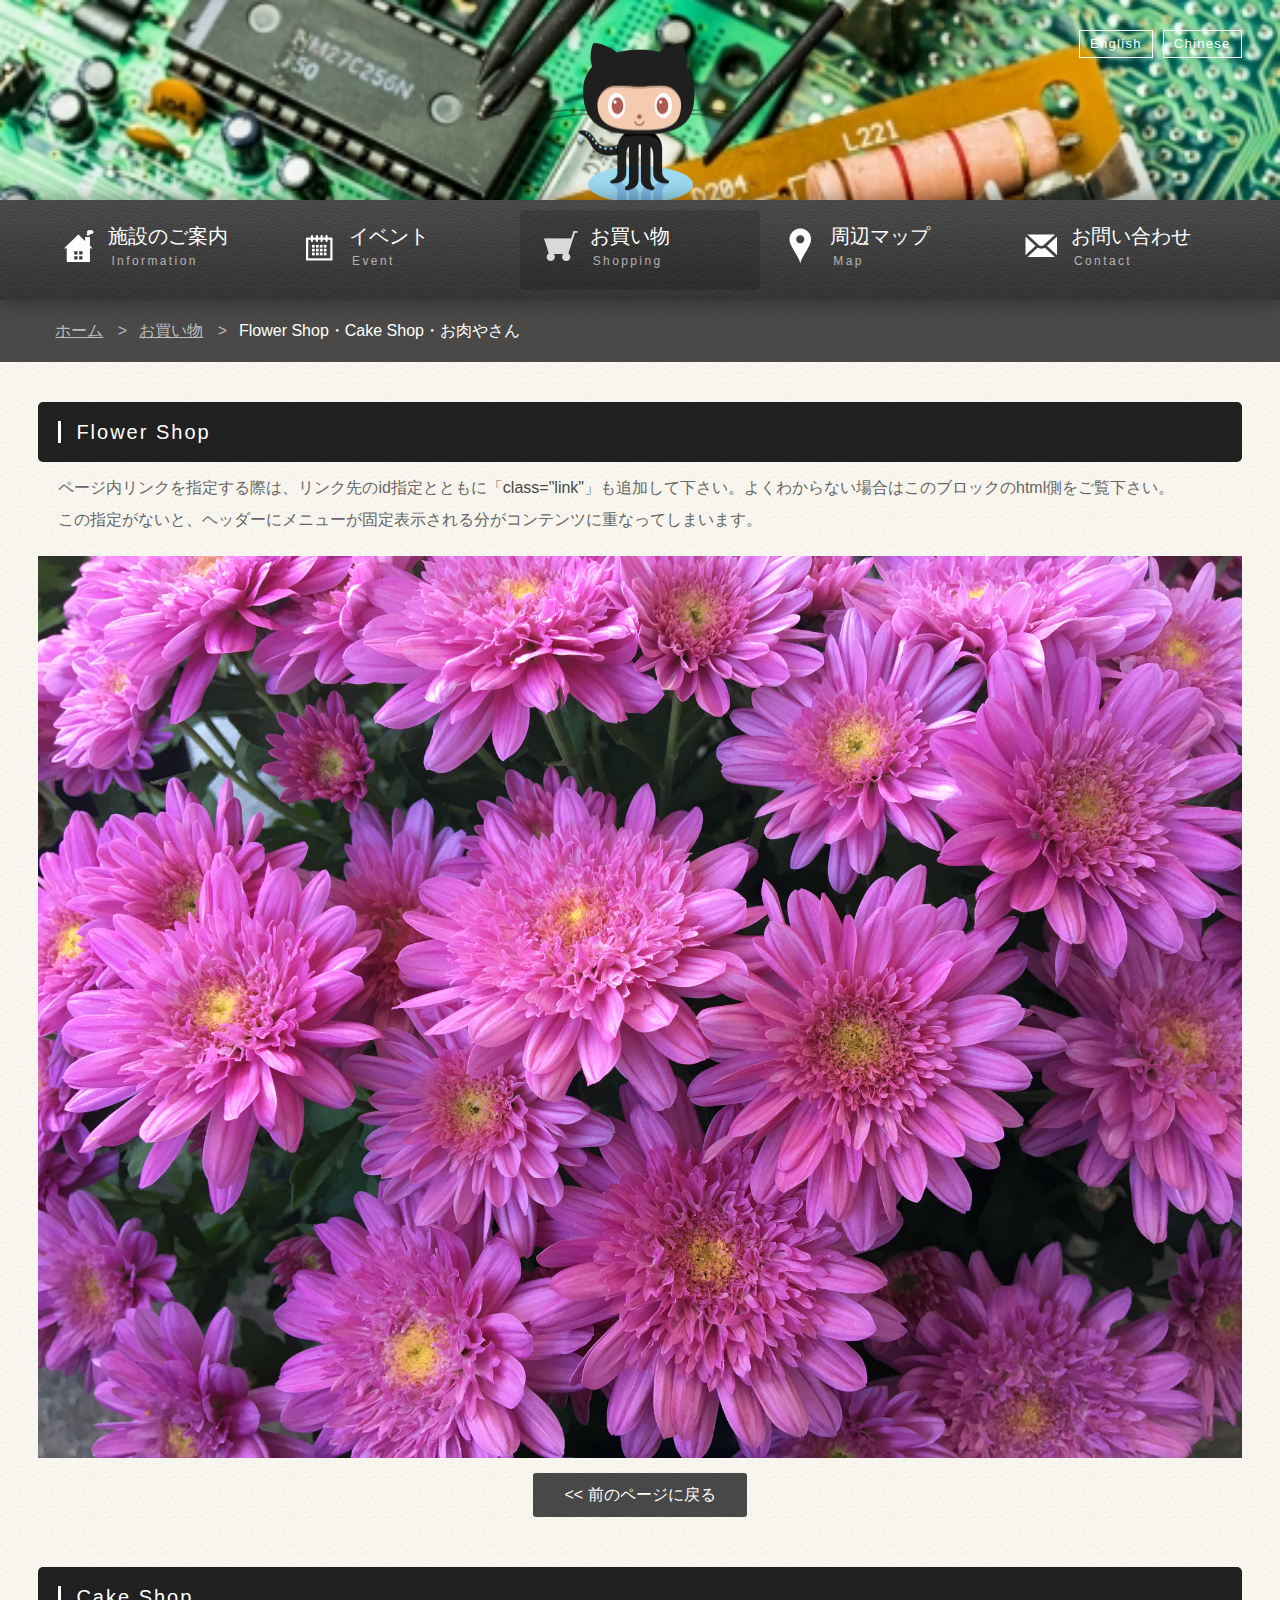
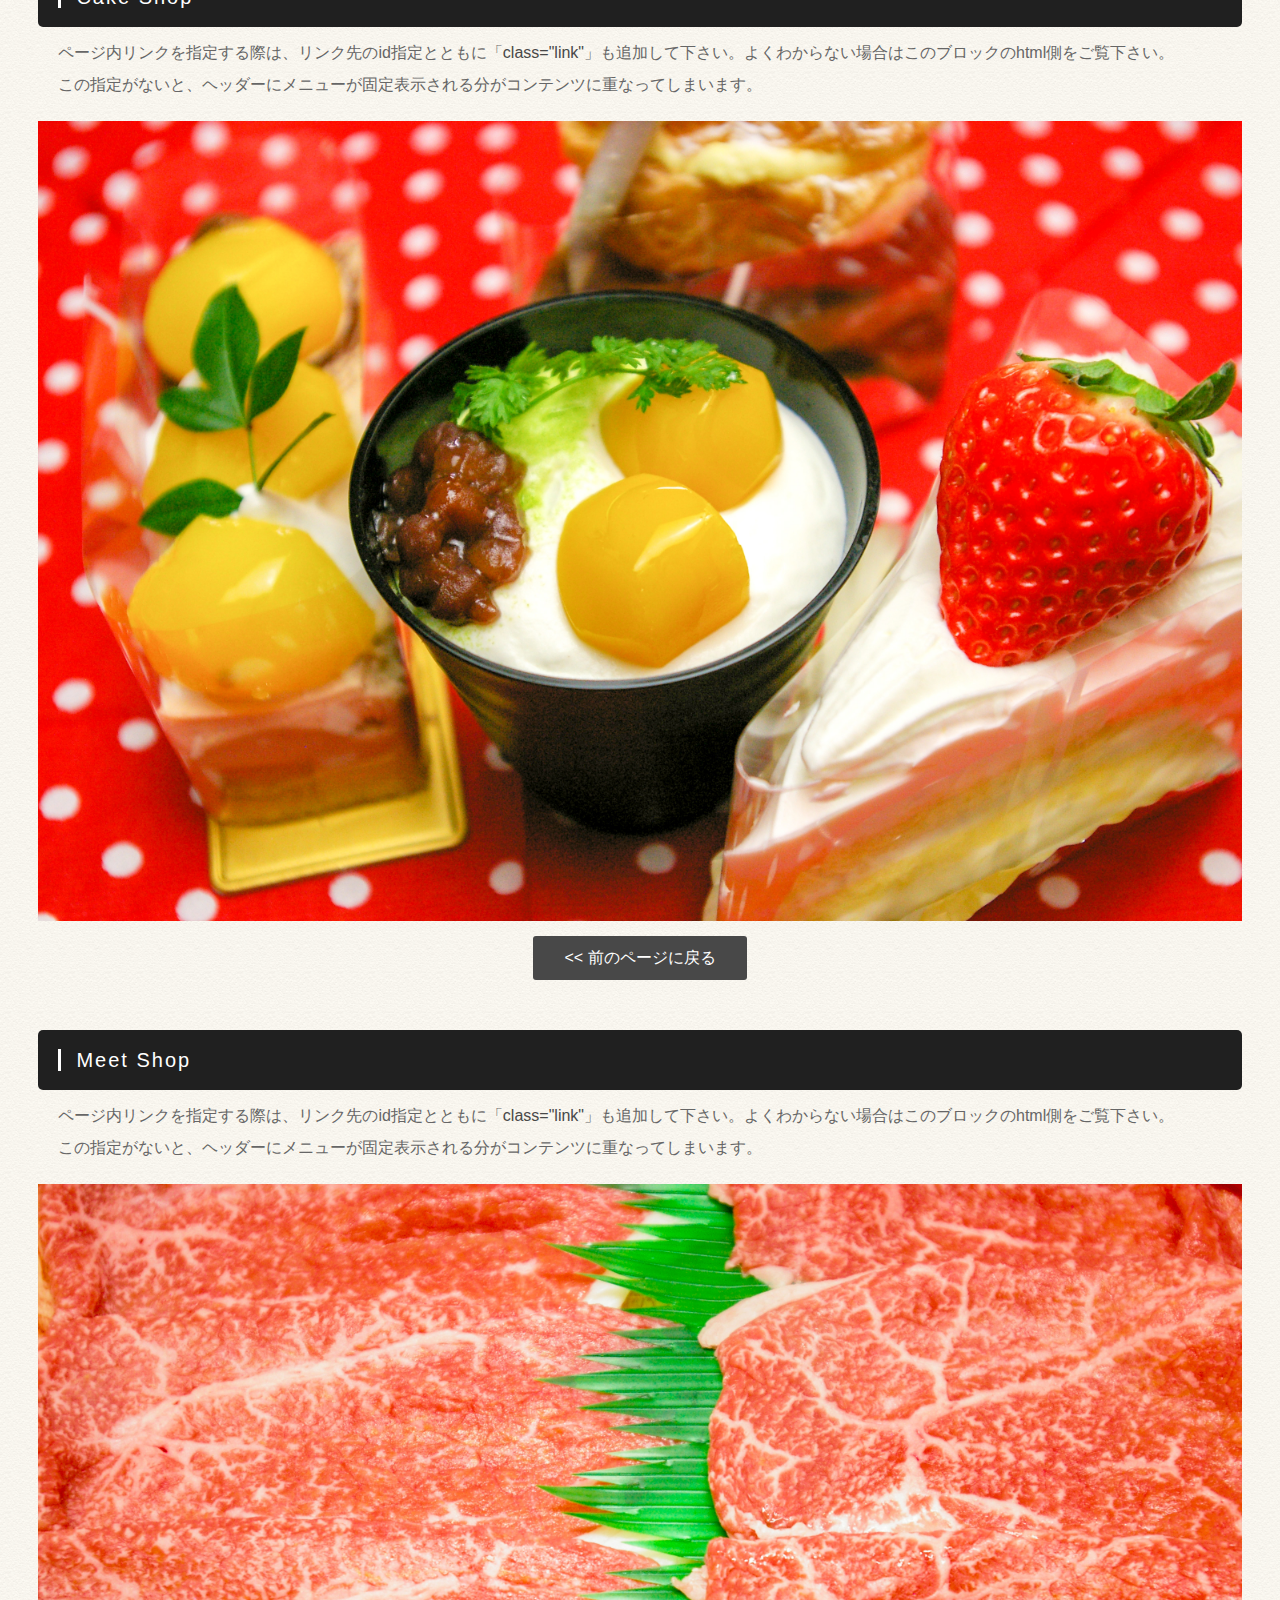
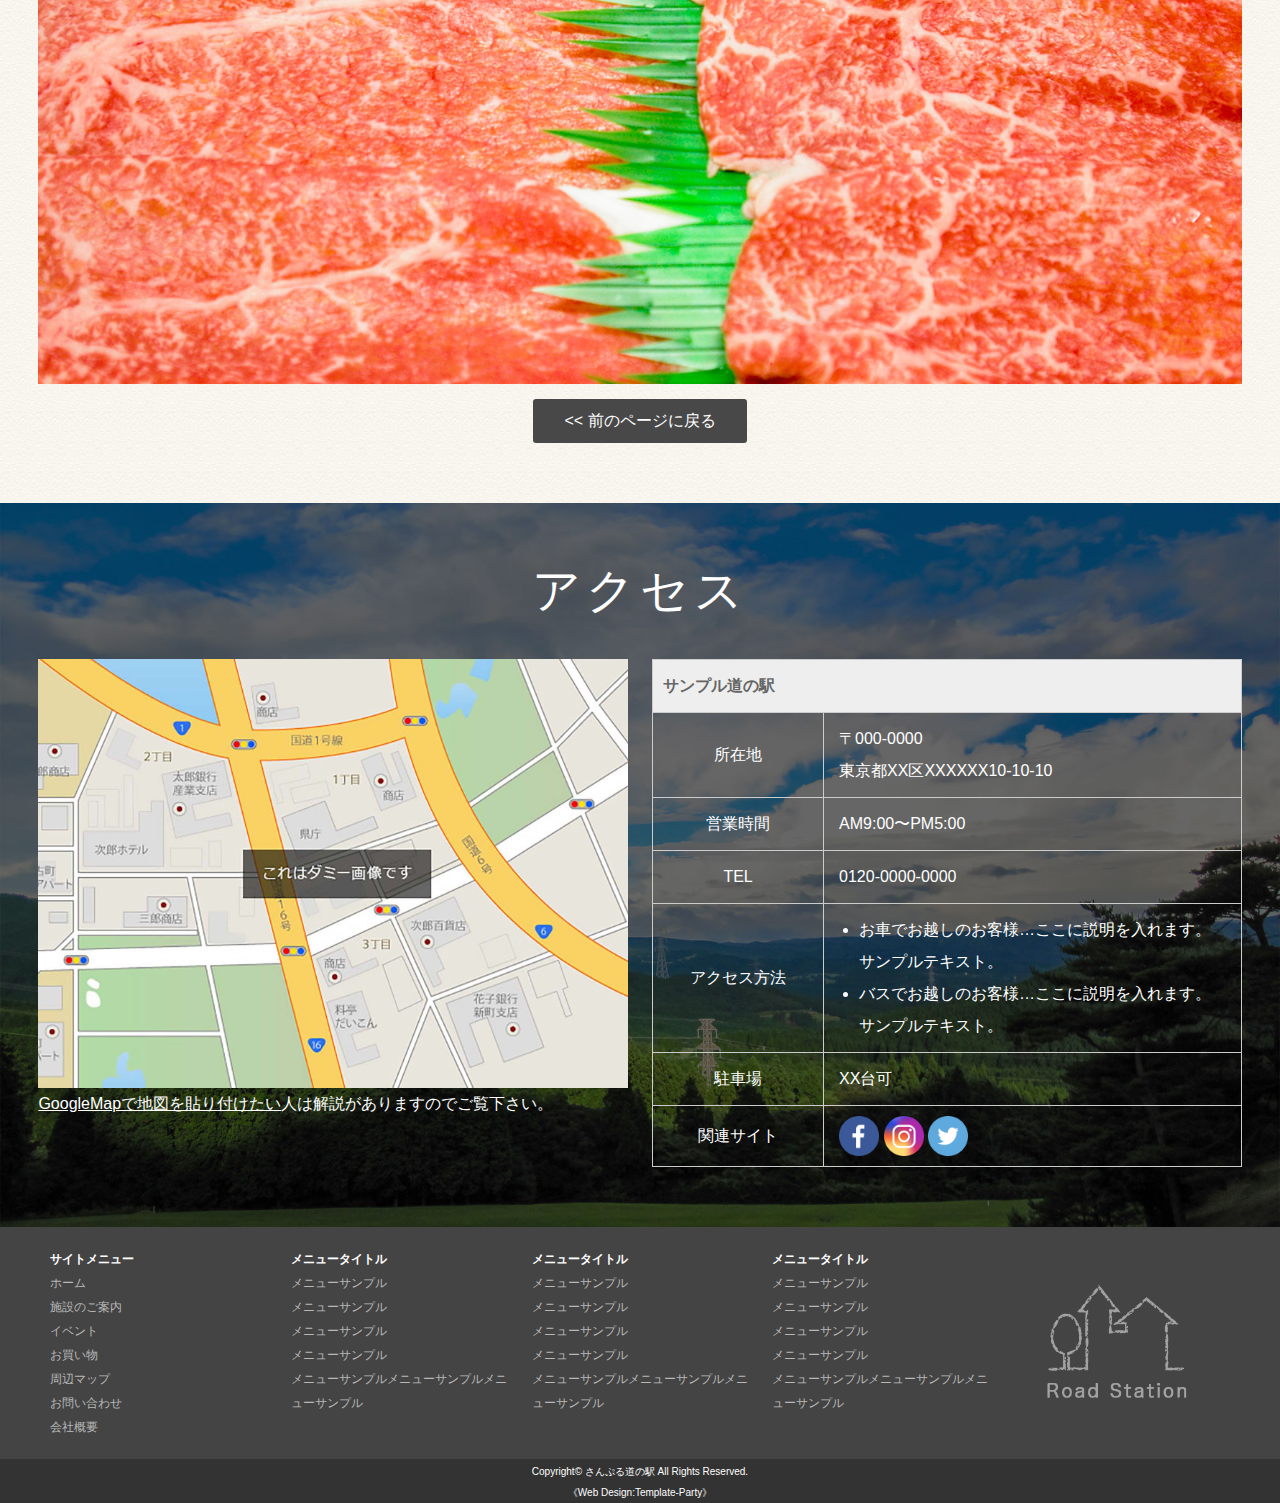
<file: shopping2.html>
<!DOCTYPE html>
<html lang="ja">
<head>
<meta charset="UTF-8">
<meta http-equiv="X-UA-Compatible" content="IE=edge">
<title>道の駅・物産館イメージ 無料ホームページテンプレート tp_bussan1</title>
<meta name="viewport" content="width=device-width, initial-scale=1">
<meta name="description" content="ここにサイト説明を入れます">
<meta name="keywords" content="キーワード１,キーワード２,キーワード３,キーワード４,キーワード５">
<link rel="stylesheet" href="css/style.css">
<link rel="stylesheet" href="css/inview.css">
<script src="js/openclose.js"></script>
<script src="js/fixmenu.js"></script>
<script src="js/fixmenu_pagetop.js"></script>
<script src="https://ajax.googleapis.com/ajax/libs/jquery/1.12.4/jquery.min.js"></script>
<!--[if lt IE 9]>
<script src="https://oss.maxcdn.com/html5shiv/3.7.2/html5shiv.min.js"></script>
<script src="https://oss.maxcdn.com/respond/1.4.2/respond.min.js"></script>
<style>
body.is-fixed-menu #menubar.nav-fix-pos,body.is-fixed #menubar.nav-fix-pos {position: static;}
</style>
<![endif]-->
<!--[if lt IE 10]>
<style>
.up, .left, .right, .transform1, .transform2 {opacity:1;}
.upstyle, .leftstyle, .rightstyle, .transform1style, .transform2style {transition: 0s 0s;}
.up {bottom: 0px;}
.left {left: 0px;}
.right {right: 0px;}
.transform1 {transform: scaleX(1);}
</style>
<![endif]-->
</head>

<body>

<header>
<div class="inner">
<h1 id="logo"><a href="index.html"><img src="images/logo.png" alt="さんぷる道の駅"></a></h1>
<ul id="header-nav">
<li><a href="#">English</a></li>
<li><a href="#">Chinese</a></li>
</ul>
</div>
</header>

<!--PC用（901px以上端末）メニュー-->
<nav id="menubar" class="nav-fix-pos">
<ul class="inner">
<li class="info"><a href="info.html">施設のご案内<span>Information</span></a></li>
<li class="event"><a href="event.html">イベント<span>Event</span></a></li>
<li class="shopping current"><a href="shopping.html">お買い物<span>Shopping</span></a></li>
<li class="map"><a href="map.html">周辺マップ<span>Map</span></a></li>
<li class="contact"><a href="contact.html">お問い合わせ<span>Contact</span></a></li>
</ul>
</nav>
<!--小さな端末用（900px以下端末）メニュー-->
<nav id="menubar-s">
<ul>
<li class="info"><a href="info.html">施設のご案内<span>Information</span></a></li>
<li class="event"><a href="event.html">イベント<span>Event</span></a></li>
<li class="shopping current"><a href="shopping.html">お買い物<span>Shopping</span></a></li>
<li class="map"><a href="map.html">周辺マップ<span>Map</span></a></li>
<li class="contact"><a href="contact.html">お問い合わせ<span>Contact</span></a></li>
</ul>
</nav>

<div class="contents">

<ul class="pan">
<li><a href="index.html">ホーム</a></li>
<li><a href="shopping.html">お買い物</a></li>
<li>Flower Shop・Cake Shop・お肉やさん</li>
</ul>

<div class="inner">

	<section>
	<span id="flower" class="link"></span>
	<h2>Flower Shop</h2>
	<p>ページ内リンクを指定する際は、リンク先のid指定とともに「<span class="color1">class=&quot;link&quot;</span>」も追加して下さい。よくわからない場合はこのブロックのhtml側をご覧下さい。<br>
	この指定がないと、ヘッダーにメニューが固定表示される分がコンテンツに重なってしまいます。</p>
	<figure class="mb15"><img src="images_sample/sample8_big.jpg" alt=""></figure>
	<p class="btn1 c"><a href="javascript:history.back()">&lt;&lt; 前のページに戻る</a></p>
	</section>
	
	<section>
	<span id="cake" class="link"></span>
	<h2>Cake Shop</h2>
	<p>ページ内リンクを指定する際は、リンク先のid指定とともに「<span class="color1">class=&quot;link&quot;</span>」も追加して下さい。よくわからない場合はこのブロックのhtml側をご覧下さい。<br>
	この指定がないと、ヘッダーにメニューが固定表示される分がコンテンツに重なってしまいます。</p>
	<figure class="mb15"><img src="images_sample/sample9_big.jpg" alt=""></figure>
	<p class="btn1 c"><a href="javascript:history.back()">&lt;&lt; 前のページに戻る</a></p>
	</section>
	
	<section>
	<span id="meet" class="link"></span>
	<h2>Meet Shop</h2>
	<p>ページ内リンクを指定する際は、リンク先のid指定とともに「<span class="color1">class=&quot;link&quot;</span>」も追加して下さい。よくわからない場合はこのブロックのhtml側をご覧下さい。<br>
	この指定がないと、ヘッダーにメニューが固定表示される分がコンテンツに重なってしまいます。</p>
	<figure class="mb15"><img src="images_sample/sample10_big.jpg" alt=""></figure>
	<p class="btn1 c"><a href="javascript:history.back()">&lt;&lt; 前のページに戻る</a></p>
	</section>

</div>
<!--/.inner-->
</div>
<!--/.contents-->

<div class="contents bg-access">
<div class="inner">

	<section>

	<h2 class="simple">アクセス</h2>

	<div class="href-left">

	<div><img src="images/dummy_map_main.jpg" alt=""><br>
	<a href="http://template-party.com/file/pickup_googlemap.html" target="_blank">GoogleMapで地図を貼り付けたい</a>人は解説がありますのでご覧下さい。</div>

	</div>
	<!--/#fooer-left-->

	<div class="href-right">

	<table class="ta1">
	<caption>サンプル道の駅</caption>
	<tr>
	<th>所在地</th>
	<td>〒000-0000<br>
	東京都XX区XXXXXX10-10-10</td>
	</tr>
	<tr>
	<th>営業時間</th>
	<td>AM9:00〜PM5:00</td>
	</tr>
	<tr>
	<th>TEL</th>
	<td>0120-0000-0000</td>
	</tr>
	<tr>
	<th>アクセス方法</th>
	<td>
		<ul class="disc">
		<li>お車でお越しのお客様…ここに説明を入れます。サンプルテキスト。</li>
		<li>バスでお越しのお客様…ここに説明を入れます。サンプルテキスト。</li>
		</ul>
	</td>
	</tr>
	<tr>
	<th>駐車場</th>
	<td>XX台可</td>
	</tr>
	<tr>
	<th>関連サイト</th>
	<td>
		<div class="icon">
		<a href="#"><img src="images/icon_facebook.png" alt="Facebook"></a>
		<a href="#"><img src="images/icon_instagram.png" alt="Instagram"></a>
		<a href="#"><img src="images/icon_twitter.png" alt="Twitter"></a>
		</div>
	</td>
	</tr>
	</table>

	</div>
	<!--/#fooer-right-->

</section>

</div>
<!--/.inner-->
</div>
<!--/.contents-->

<footer>

<div id="footermenu" class="inner">
<ul>
<li class="title">サイトメニュー</li>
<li><a href="index.html">ホーム</a></li>
<li><a href="info.html">施設のご案内</a></li>
<li><a href="event.html">イベント</a></li>
<li><a href="shopping.html">お買い物</a></li>
<li><a href="map.html">周辺マップ</a></li>
<li><a href="contact.html">お問い合わせ</a></li>
<li><a href="company.html">会社概要</a></li>
</ul>
<ul>
<li class="title">メニュータイトル</li>
<li><a href="#">メニューサンプル</a></li>
<li><a href="#">メニューサンプル</a></li>
<li><a href="#">メニューサンプル</a></li>
<li><a href="#">メニューサンプル</a></li>
<li><a href="#">メニューサンプルメニューサンプルメニューサンプル</a></li>
</ul>
<ul>
<li class="title">メニュータイトル</li>
<li><a href="#">メニューサンプル</a></li>
<li><a href="#">メニューサンプル</a></li>
<li><a href="#">メニューサンプル</a></li>
<li><a href="#">メニューサンプル</a></li>
<li><a href="#">メニューサンプルメニューサンプルメニューサンプル</a></li>
</ul>
<ul>
<li class="title">メニュータイトル</li>
<li><a href="#">メニューサンプル</a></li>
<li><a href="#">メニューサンプル</a></li>
<li><a href="#">メニューサンプル</a></li>
<li><a href="#">メニューサンプル</a></li>
<li><a href="#">メニューサンプルメニューサンプルメニューサンプル</a></li>
</ul>
</div>
<!--/footermenu-->

<div id="copyright">
<small>Copyright&copy; <a href="index.html">さんぷる道の駅</a> All Rights Reserved.</small>
<span class="pr"><a href="http://template-party.com/" target="_blank">《Web Design:Template-Party》</a></span>
</div>

</footer>

<p class="nav-fix-pos-pagetop"><a href="#">↑</a></p>

<!--メニュー開閉ボタン-->
<div id="menubar_hdr" class="close"></div>
<!--メニューの開閉処理条件設定　900px以下-->
<script>
if (OCwindowWidth() <= 900) {
	open_close("menubar_hdr", "menubar-s");
}
</script>

<!--パララックス用ファイル読み込み-->
<script src="js/jquery.inview.js"></script>
<script src="js/jquery.inview_set.js"></script>

</body>
</html>
</file>
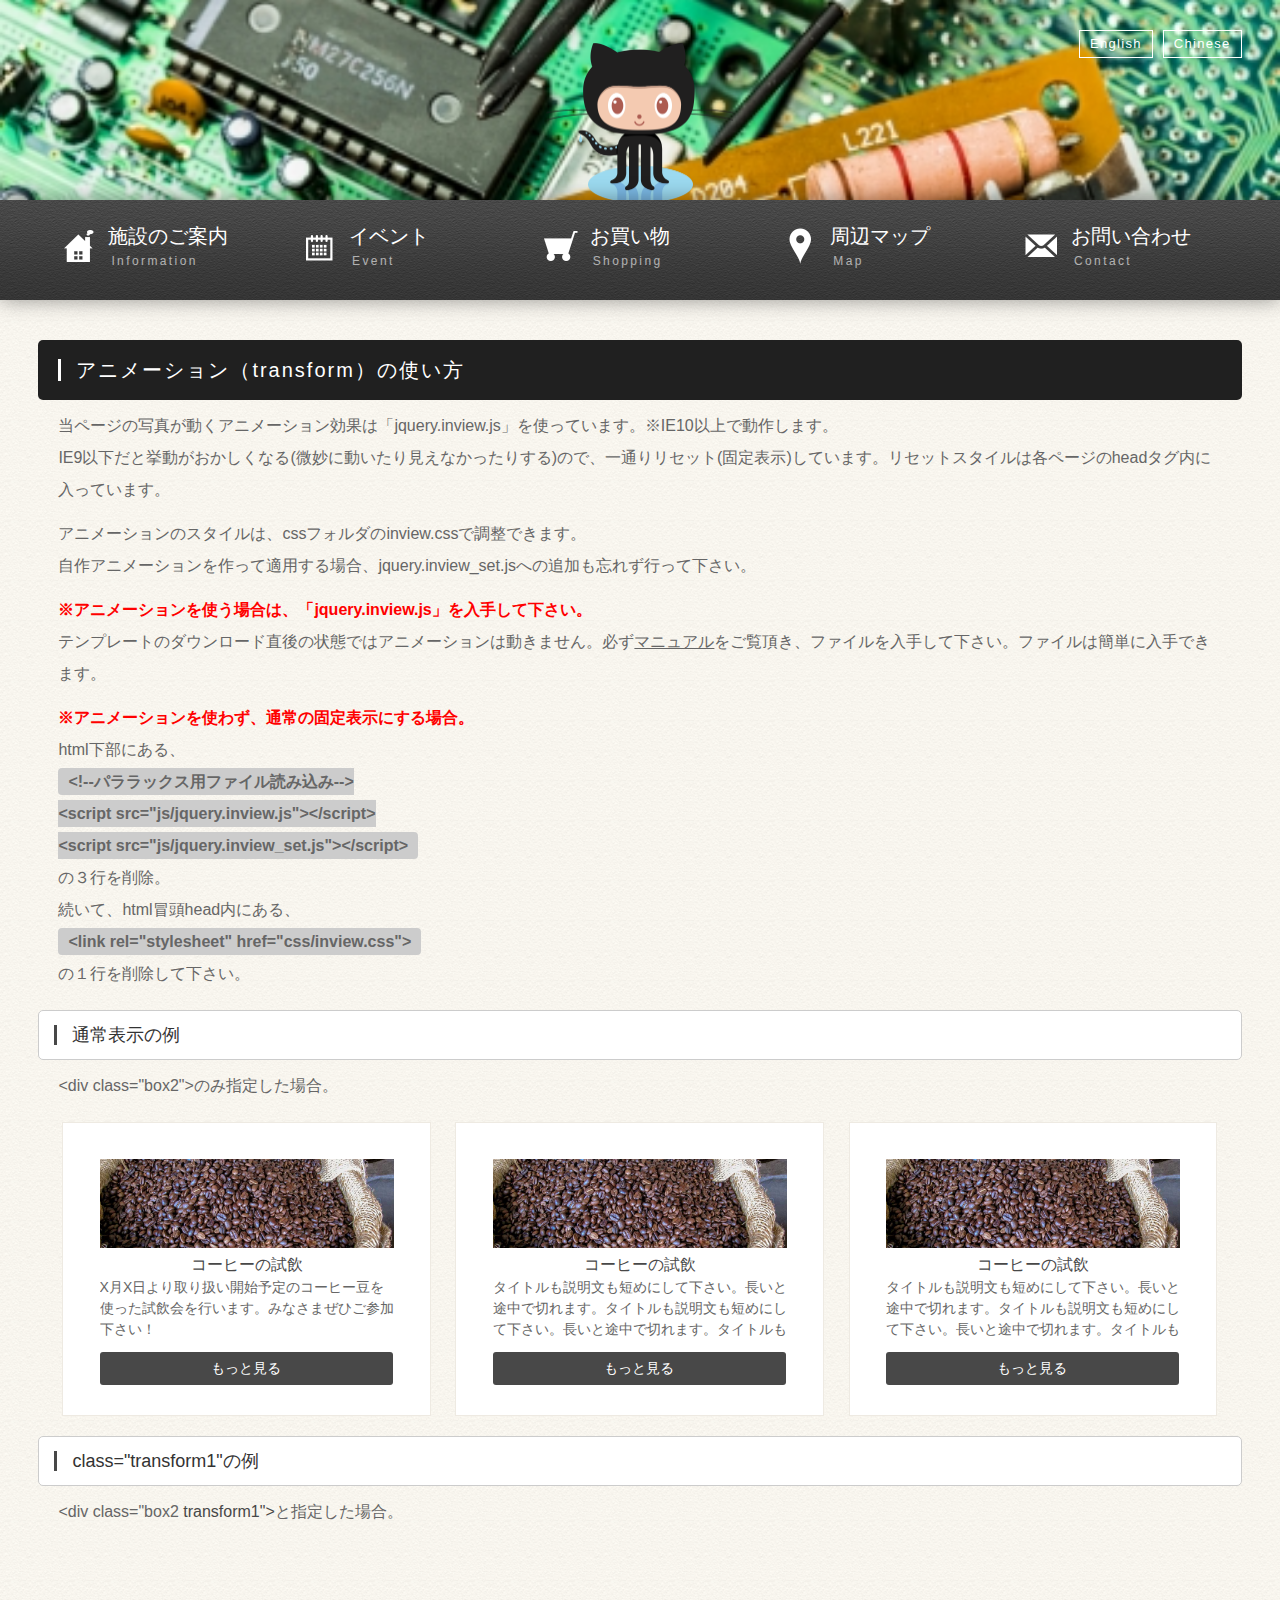
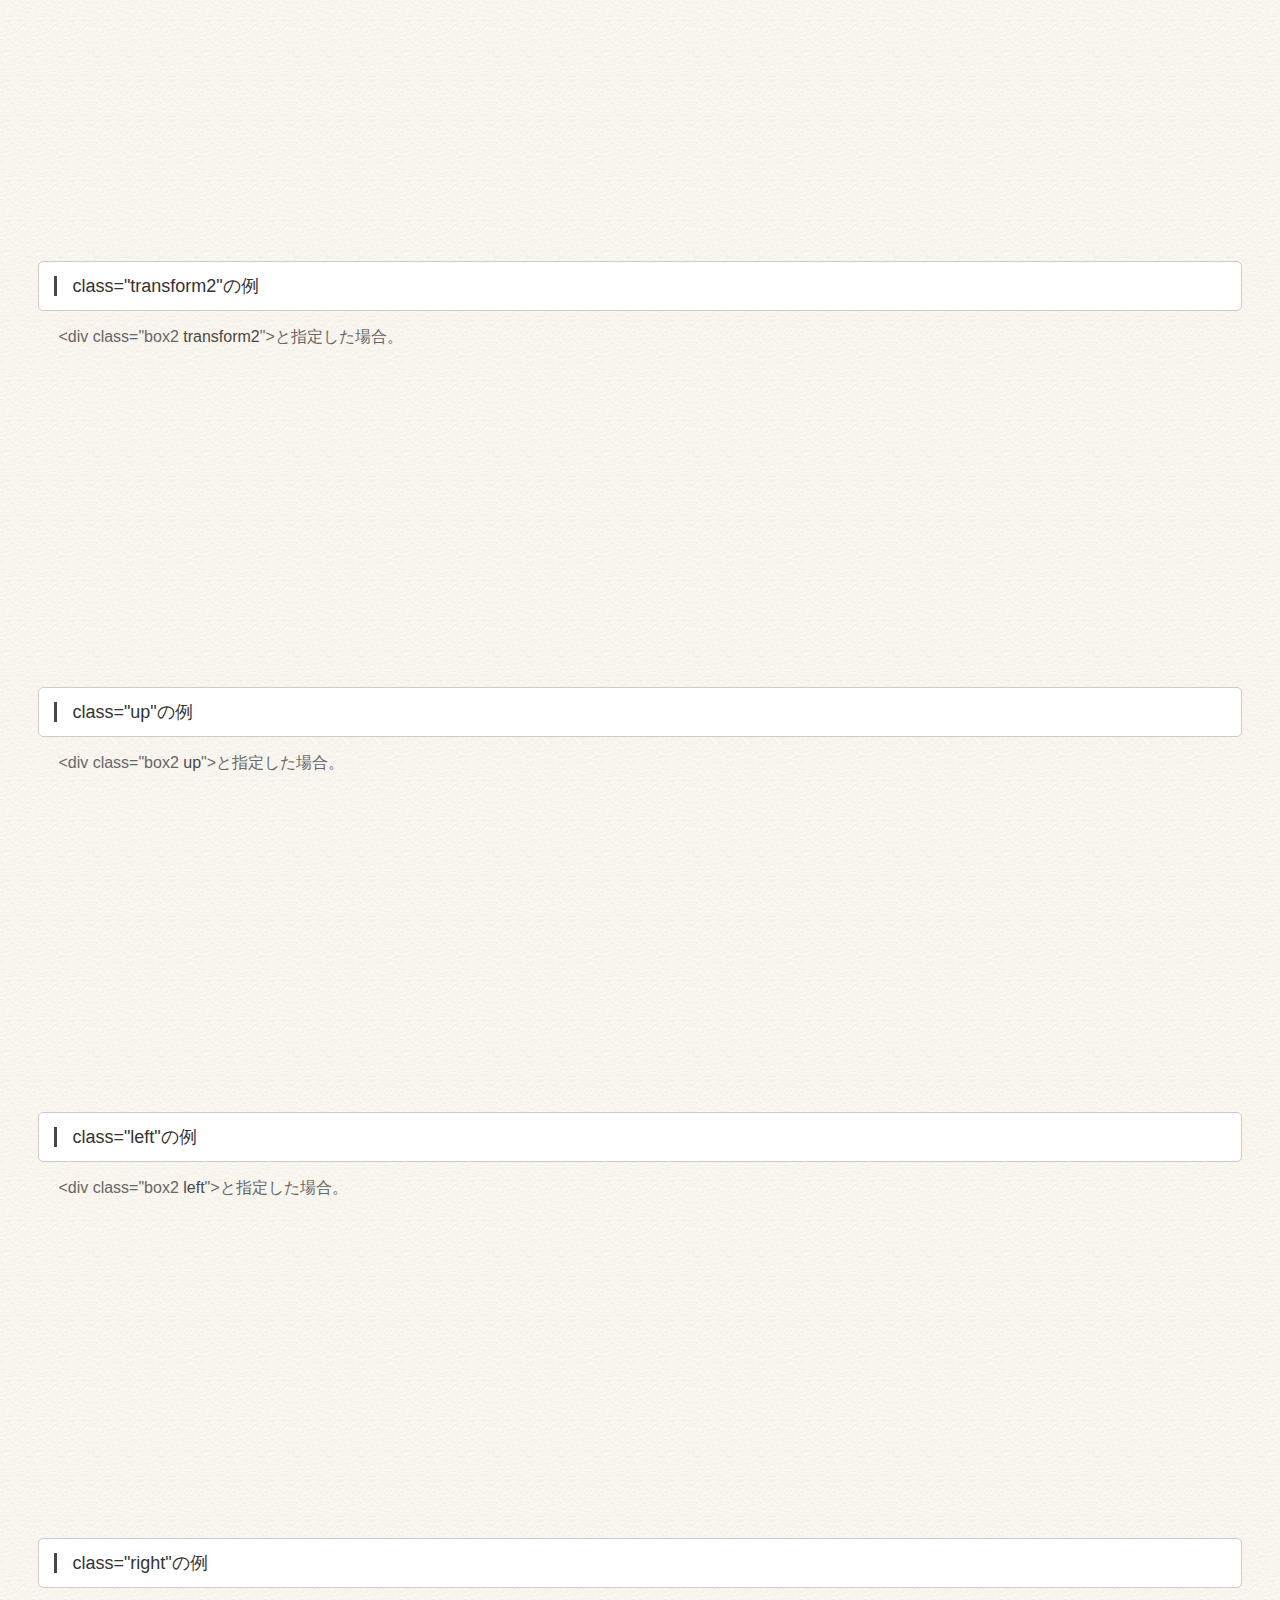
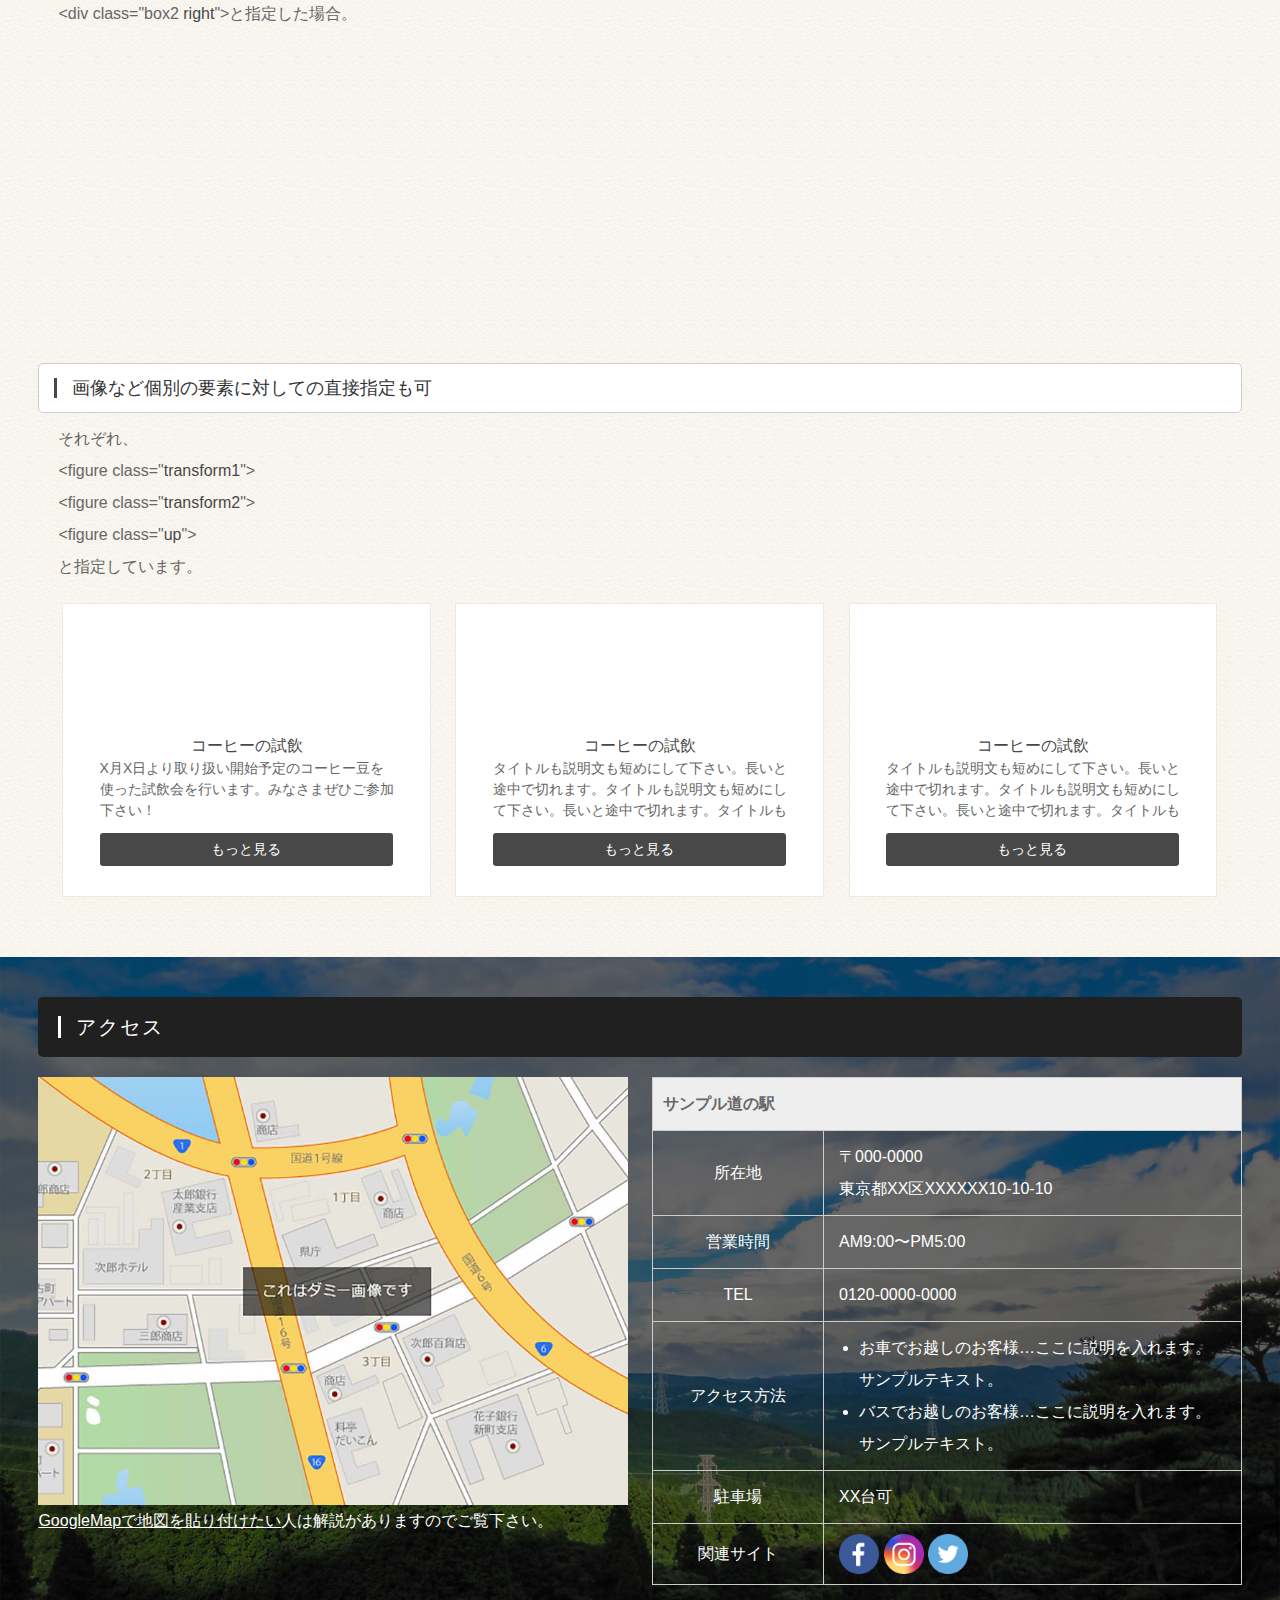
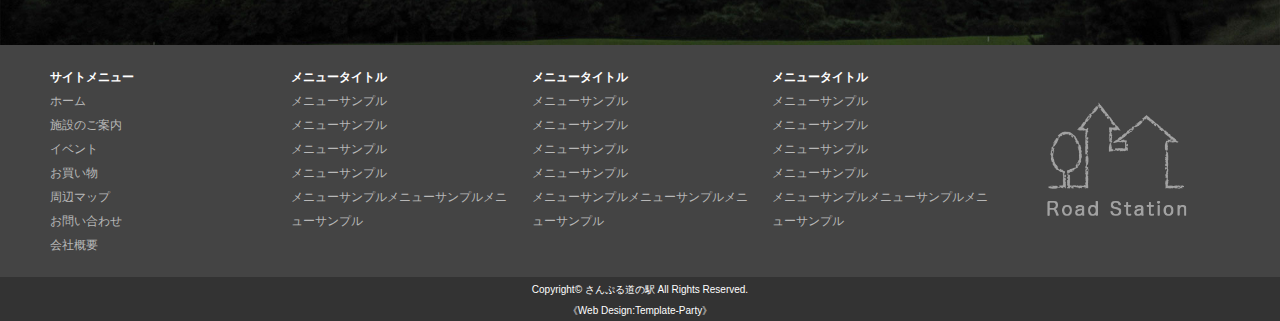
<file: transform.html>
<!DOCTYPE html>
<html lang="ja">
<head>
<meta charset="UTF-8">
<meta http-equiv="X-UA-Compatible" content="IE=edge">
<title>道の駅・物産館イメージ 無料ホームページテンプレート tp_bussan1</title>
<meta name="viewport" content="width=device-width, initial-scale=1">
<meta name="description" content="ここにサイト説明を入れます">
<meta name="keywords" content="キーワード１,キーワード２,キーワード３,キーワード４,キーワード５">
<link rel="stylesheet" href="css/style.css">
<link rel="stylesheet" href="css/inview.css">
<script src="js/openclose.js"></script>
<script src="js/fixmenu.js"></script>
<script src="js/fixmenu_pagetop.js"></script>
<script src="https://ajax.googleapis.com/ajax/libs/jquery/1.12.4/jquery.min.js"></script>
<!--[if lt IE 9]>
<script src="https://oss.maxcdn.com/html5shiv/3.7.2/html5shiv.min.js"></script>
<script src="https://oss.maxcdn.com/respond/1.4.2/respond.min.js"></script>
<style>
body.is-fixed-menu #menubar.nav-fix-pos,body.is-fixed #menubar.nav-fix-pos {position: static;}
</style>
<![endif]-->
<!--[if lt IE 10]>
<style>
.up, .left, .right, .transform1, .transform2 {opacity:1;}
.upstyle, .leftstyle, .rightstyle, .transform1style, .transform2style {transition: 0s 0s;}
.up {bottom: 0px;}
.left {left: 0px;}
.right {right: 0px;}
.transform1 {transform: scaleX(1);}
</style>
<![endif]-->
</head>

<body>

<header>
<div class="inner">
<h1 id="logo"><a href="index.html"><img src="images/logo.png" alt="さんぷる道の駅"></a></h1>
<ul id="header-nav">
<li><a href="#">English</a></li>
<li><a href="#">Chinese</a></li>
</ul>
</div>
</header>

<!--PC用（901px以上端末）メニュー-->
<nav id="menubar" class="nav-fix-pos">
<ul class="inner">
<li class="info"><a href="info.html">施設のご案内<span>Information</span></a></li>
<li class="event"><a href="event.html">イベント<span>Event</span></a></li>
<li class="shopping"><a href="shopping.html">お買い物<span>Shopping</span></a></li>
<li class="map"><a href="map.html">周辺マップ<span>Map</span></a></li>
<li class="contact"><a href="contact.html">お問い合わせ<span>Contact</span></a></li>
</ul>
</nav>
<!--小さな端末用（900px以下端末）メニュー-->
<nav id="menubar-s">
<ul>
<li class="info"><a href="info.html">施設のご案内<span>Information</span></a></li>
<li class="event"><a href="event.html">イベント<span>Event</span></a></li>
<li class="shopping"><a href="shopping.html">お買い物<span>Shopping</span></a></li>
<li class="map"><a href="map.html">周辺マップ<span>Map</span></a></li>
<li class="contact"><a href="contact.html">お問い合わせ<span>Contact</span></a></li>
</ul>
</nav>

<div class="contents">
<div class="inner">

	<section>

	<h2>アニメーション（transform）の使い方</h2>

	<p>当ページの写真が動くアニメーション効果は「jquery.inview.js」を使っています。※IE10以上で動作します。<br>
	IE9以下だと挙動がおかしくなる(微妙に動いたり見えなかったりする)ので、一通りリセット(固定表示)しています。リセットスタイルは各ページのheadタグ内に入っています。</p>
	<p>アニメーションのスタイルは、cssフォルダのinview.cssで調整できます。<br>
	自作アニメーションを作って適用する場合、jquery.inview_set.jsへの追加も忘れず行って下さい。</p>
	<p><strong style="color:red">※アニメーションを使う場合は、「jquery.inview.js」を入手して下さい。</strong><br>
	テンプレートのダウンロード直後の状態ではアニメーションは動きません。必ず<a href="https://template-party.com/file/inview.html" target="_blank">マニュアル</a>をご覧頂き、ファイルを入手して下さい。ファイルは簡単に入手できます。</p>
	<p><strong style="color:red">※アニメーションを使わず、通常の固定表示にする場合。</strong><br>
	html下部にある、<br>
	<strong class="look">&lt;!--パララックス用ファイル読み込み--&gt;<br>
	&lt;script src=&quot;js/jquery.inview.js&quot;&gt;&lt;/script&gt;<br>
	&lt;script src=&quot;js/jquery.inview_set.js&quot;&gt;&lt;/script&gt;</strong><br>
	の３行を削除。<br>
	続いて、html冒頭head内にある、<br>
	<strong class="look">&lt;link rel=&quot;stylesheet&quot; href=&quot;css/inview.css&quot;&gt;</strong><br>
	の１行を削除して下さい。</p>

	<h3>通常表示の例</h3>
	<p>&lt;div class=&quot;box2&quot;&gt;のみ指定した場合。</p>
	
	<div class="box2">
	<figure><img src="images_sample/sample1.jpg" alt="コーヒー豆"></figure>
	<h4>コーヒーの試飲</h4>
	<p>X月X日より取り扱い開始予定のコーヒー豆を使った試飲会を行います。みなさまぜひご参加下さい！</p>
	<p class="btn1"><a href="#">もっと見る</a></p>
	</div>

	<div class="box2">
	<figure><img src="images_sample/sample1.jpg" alt="コーヒー豆"></figure>
	<h4>コーヒーの試飲</h4>
	<p>タイトルも説明文も短めにして下さい。長いと途中で切れます。タイトルも説明文も短めにして下さい。長いと途中で切れます。タイトルも説明文も短めにして下さい。長いと途中で切れます。</p>
	<p class="btn1"><a href="#">もっと見る</a></p>
	</div>

	<div class="box2">
	<figure><img src="images_sample/sample1.jpg" alt="コーヒー豆"></figure>
	<h4>コーヒーの試飲</h4>
	<p>タイトルも説明文も短めにして下さい。長いと途中で切れます。タイトルも説明文も短めにして下さい。長いと途中で切れます。タイトルも説明文も短めにして下さい。長いと途中で切れます。</p>
	<p class="btn1"><a href="#">もっと見る</a></p>
	</div>

	<h3>class=&quot;transform1&quot;の例</h3>
	<p>&lt;div class=&quot;box2 <span class="color1">transform1&quot;&gt;</span>と指定した場合。</p>
	
	<div class="box2 transform1">
	<figure><img src="images_sample/sample1.jpg" alt="コーヒー豆"></figure>
	<h4>コーヒーの試飲</h4>
	<p>X月X日より取り扱い開始予定のコーヒー豆を使った試飲会を行います。みなさまぜひご参加下さい！</p>
	<p class="btn1"><a href="#">もっと見る</a></p>
	</div>

	<div class="box2 transform1">
	<figure><img src="images_sample/sample1.jpg" alt="コーヒー豆"></figure>
	<h4>コーヒーの試飲</h4>
	<p>タイトルも説明文も短めにして下さい。長いと途中で切れます。タイトルも説明文も短めにして下さい。長いと途中で切れます。タイトルも説明文も短めにして下さい。長いと途中で切れます。</p>
	<p class="btn1"><a href="#">もっと見る</a></p>
	</div>

	<div class="box2 transform1">
	<figure><img src="images_sample/sample1.jpg" alt="コーヒー豆"></figure>
	<h4>コーヒーの試飲</h4>
	<p>タイトルも説明文も短めにして下さい。長いと途中で切れます。タイトルも説明文も短めにして下さい。長いと途中で切れます。タイトルも説明文も短めにして下さい。長いと途中で切れます。</p>
	<p class="btn1"><a href="#">もっと見る</a></p>
	</div>

	<h3>class=&quot;transform2&quot;の例</h3>
	<p>&lt;div class=&quot;box2 <span class="color1">transform2</span>&quot;&gt;と指定した場合。</p>
	
	<div class="box2 transform2">
	<figure><img src="images_sample/sample2.jpg" alt="いちご"></figure>
	<h4>いちごの試食</h4>
	<p>X月X日より取り扱い開始予定のいちごの試食会を行います。みなさまぜひご参加下さい！</p>
	<p class="btn1"><a href="#">もっと見る</a></p>
	</div>

	<div class="box2 transform2">
	<figure><img src="images_sample/sample2.jpg" alt="いちご"></figure>
	<h4>いちごの試食</h4>
	<p>タイトルも説明文も短めにして下さい。長いと途中で切れます。タイトルも説明文も短めにして下さい。長いと途中で切れます。タイトルも説明文も短めにして下さい。長いと途中で切れます。</p>
	<p class="btn1"><a href="#">もっと見る</a></p>
	</div>

	<div class="box2 transform2">
	<figure><img src="images_sample/sample2.jpg" alt="いちご"></figure>
	<h4>いちごの試食</h4>
	<p>タイトルも説明文も短めにして下さい。長いと途中で切れます。タイトルも説明文も短めにして下さい。長いと途中で切れます。タイトルも説明文も短めにして下さい。長いと途中で切れます。</p>
	<p class="btn1"><a href="#">もっと見る</a></p>
	</div>

	<h3>class=&quot;up&quot;の例</h3>
	<p>&lt;div class=&quot;box2 <span class="color1">up</span>&quot;&gt;と指定した場合。</p>
	
	<div class="box2 up">
	<figure><img src="images_sample/sample2.jpg" alt="いちご"></figure>
	<h4>いちごの試食</h4>
	<p>X月X日より取り扱い開始予定のいちごの試食会を行います。みなさまぜひご参加下さい！</p>
	<p class="btn1"><a href="#">もっと見る</a></p>
	</div>

	<div class="box2 up">
	<figure><img src="images_sample/sample2.jpg" alt="いちご"></figure>
	<h4>いちごの試食</h4>
	<p>タイトルも説明文も短めにして下さい。長いと途中で切れます。タイトルも説明文も短めにして下さい。長いと途中で切れます。タイトルも説明文も短めにして下さい。長いと途中で切れます。</p>
	<p class="btn1"><a href="#">もっと見る</a></p>
	</div>

	<div class="box2 up">
	<figure><img src="images_sample/sample2.jpg" alt="いちご"></figure>
	<h4>いちごの試食</h4>
	<p>タイトルも説明文も短めにして下さい。長いと途中で切れます。タイトルも説明文も短めにして下さい。長いと途中で切れます。タイトルも説明文も短めにして下さい。長いと途中で切れます。</p>
	<p class="btn1"><a href="#">もっと見る</a></p>
	</div>

	<h3>class=&quot;left&quot;の例</h3>
	<p>&lt;div class=&quot;box2 <span class="color1">left</span>&quot;&gt;と指定した場合。</p>
	
	<div class="box2 left">
	<figure><img src="images_sample/sample2.jpg" alt="いちご"></figure>
	<h4>いちごの試食</h4>
	<p>X月X日より取り扱い開始予定のいちごの試食会を行います。みなさまぜひご参加下さい！</p>
	<p class="btn1"><a href="#">もっと見る</a></p>
	</div>

	<div class="box2 left">
	<figure><img src="images_sample/sample2.jpg" alt="いちご"></figure>
	<h4>いちごの試食</h4>
	<p>タイトルも説明文も短めにして下さい。長いと途中で切れます。タイトルも説明文も短めにして下さい。長いと途中で切れます。タイトルも説明文も短めにして下さい。長いと途中で切れます。</p>
	<p class="btn1"><a href="#">もっと見る</a></p>
	</div>

	<div class="box2 left">
	<figure><img src="images_sample/sample2.jpg" alt="いちご"></figure>
	<h4>いちごの試食</h4>
	<p>タイトルも説明文も短めにして下さい。長いと途中で切れます。タイトルも説明文も短めにして下さい。長いと途中で切れます。タイトルも説明文も短めにして下さい。長いと途中で切れます。</p>
	<p class="btn1"><a href="#">もっと見る</a></p>
	</div>

	<h3>class=&quot;right&quot;の例</h3>
	<p>&lt;div class=&quot;box2 <span class="color1">right</span>&quot;&gt;と指定した場合。</p>
	
	<div class="box2 right">
	<figure><img src="images_sample/sample2.jpg" alt="いちご"></figure>
	<h4>いちごの試食</h4>
	<p>X月X日より取り扱い開始予定のいちごの試食会を行います。みなさまぜひご参加下さい！</p>
	<p class="btn1"><a href="#">もっと見る</a></p>
	</div>

	<div class="box2 right">
	<figure><img src="images_sample/sample2.jpg" alt="いちご"></figure>
	<h4>いちごの試食</h4>
	<p>タイトルも説明文も短めにして下さい。長いと途中で切れます。タイトルも説明文も短めにして下さい。長いと途中で切れます。タイトルも説明文も短めにして下さい。長いと途中で切れます。</p>
	<p class="btn1"><a href="#">もっと見る</a></p>
	</div>

	<div class="box2 right">
	<figure><img src="images_sample/sample2.jpg" alt="いちご"></figure>
	<h4>いちごの試食</h4>
	<p>タイトルも説明文も短めにして下さい。長いと途中で切れます。タイトルも説明文も短めにして下さい。長いと途中で切れます。タイトルも説明文も短めにして下さい。長いと途中で切れます。</p>
	<p class="btn1"><a href="#">もっと見る</a></p>
	</div>

	<h3>画像など個別の要素に対しての直接指定も可</h3>
	<p>それぞれ、<br>
	&lt;figure class=&quot;<span class="color1">transform1</span>&quot;&gt;<br>
	&lt;figure class=&quot;<span class="color1">transform2</span>&quot;&gt;<br>
	&lt;figure class=&quot;<span class="color1">up</span>&quot;&gt;<br>
	と指定しています。</p>
	
	<div class="box2">
	<figure class="transform1"><img src="images_sample/sample1.jpg" alt="コーヒー豆"></figure>
	<h4>コーヒーの試飲</h4>
	<p>X月X日より取り扱い開始予定のコーヒー豆を使った試飲会を行います。みなさまぜひご参加下さい！</p>
	<p class="btn1"><a href="#">もっと見る</a></p>
	</div>

	<div class="box2">
	<figure class="transform2"><img src="images_sample/sample1.jpg" alt="コーヒー豆"></figure>
	<h4>コーヒーの試飲</h4>
	<p>タイトルも説明文も短めにして下さい。長いと途中で切れます。タイトルも説明文も短めにして下さい。長いと途中で切れます。タイトルも説明文も短めにして下さい。長いと途中で切れます。</p>
	<p class="btn1"><a href="#">もっと見る</a></p>
	</div>

	<div class="box2">
	<figure class="up"><img src="images_sample/sample1.jpg" alt="コーヒー豆"></figure>
	<h4>コーヒーの試飲</h4>
	<p>タイトルも説明文も短めにして下さい。長いと途中で切れます。タイトルも説明文も短めにして下さい。長いと途中で切れます。タイトルも説明文も短めにして下さい。長いと途中で切れます。</p>
	<p class="btn1"><a href="#">もっと見る</a></p>
	</div>

	</section>

</div>
<!--/.inner-->
</div>
<!--/.contents-->

<div class="contents bg-access">
<div class="inner">

	<section>

	<h2>アクセス</h2>

	<div class="href-left">

	<div><img src="images/dummy_map_main.jpg" alt=""><br>
	<a href="http://template-party.com/file/pickup_googlemap.html" target="_blank">GoogleMapで地図を貼り付けたい</a>人は解説がありますのでご覧下さい。</div>

	</div>
	<!--/#fooer-left-->

	<div class="href-right">

	<table class="ta1">
	<caption>サンプル道の駅</caption>
	<tr>
	<th>所在地</th>
	<td>〒000-0000<br>
	東京都XX区XXXXXX10-10-10</td>
	</tr>
	<tr>
	<th>営業時間</th>
	<td>AM9:00〜PM5:00</td>
	</tr>
	<tr>
	<th>TEL</th>
	<td>0120-0000-0000</td>
	</tr>
	<tr>
	<th>アクセス方法</th>
	<td>
		<ul class="disc">
		<li>お車でお越しのお客様…ここに説明を入れます。サンプルテキスト。</li>
		<li>バスでお越しのお客様…ここに説明を入れます。サンプルテキスト。</li>
		</ul>
	</td>
	</tr>
	<tr>
	<th>駐車場</th>
	<td>XX台可</td>
	</tr>
	<tr>
	<th>関連サイト</th>
	<td>
		<div class="icon">
		<a href="#"><img src="images/icon_facebook.png" alt="Facebook"></a>
		<a href="#"><img src="images/icon_instagram.png" alt="Instagram"></a>
		<a href="#"><img src="images/icon_twitter.png" alt="Twitter"></a>
		</div>
	</td>
	</tr>
	</table>

	</div>
	<!--/#fooer-right-->

</section>

</div>
<!--/.inner-->
</div>
<!--/.contents-->

<footer>

<div id="footermenu" class="inner">
<ul>
<li class="title">サイトメニュー</li>
<li><a href="index.html">ホーム</a></li>
<li><a href="info.html">施設のご案内</a></li>
<li><a href="event.html">イベント</a></li>
<li><a href="shopping.html">お買い物</a></li>
<li><a href="map.html">周辺マップ</a></li>
<li><a href="contact.html">お問い合わせ</a></li>
<li><a href="company.html">会社概要</a></li>
</ul>
<ul>
<li class="title">メニュータイトル</li>
<li><a href="#">メニューサンプル</a></li>
<li><a href="#">メニューサンプル</a></li>
<li><a href="#">メニューサンプル</a></li>
<li><a href="#">メニューサンプル</a></li>
<li><a href="#">メニューサンプルメニューサンプルメニューサンプル</a></li>
</ul>
<ul>
<li class="title">メニュータイトル</li>
<li><a href="#">メニューサンプル</a></li>
<li><a href="#">メニューサンプル</a></li>
<li><a href="#">メニューサンプル</a></li>
<li><a href="#">メニューサンプル</a></li>
<li><a href="#">メニューサンプルメニューサンプルメニューサンプル</a></li>
</ul>
<ul>
<li class="title">メニュータイトル</li>
<li><a href="#">メニューサンプル</a></li>
<li><a href="#">メニューサンプル</a></li>
<li><a href="#">メニューサンプル</a></li>
<li><a href="#">メニューサンプル</a></li>
<li><a href="#">メニューサンプルメニューサンプルメニューサンプル</a></li>
</ul>
</div>
<!--/footermenu-->

<div id="copyright">
<small>Copyright&copy; <a href="index.html">さんぷる道の駅</a> All Rights Reserved.</small>
<span class="pr"><a href="https://template-party.com/" target="_blank">《Web Design:Template-Party》</a></span>
</div>

</footer>

<p class="nav-fix-pos-pagetop"><a href="#">↑</a></p>

<!--メニュー開閉ボタン-->
<div id="menubar_hdr" class="close"></div>
<!--メニューの開閉処理条件設定　900px以下-->
<script>
if (OCwindowWidth() <= 900) {
	open_close("menubar_hdr", "menubar-s");
}
</script>

<!--パララックス用ファイル読み込み-->
<script src="js/jquery.inview.js"></script>
<script src="js/jquery.inview_set.js"></script>

</body>
</html>
</file>
<file: css/style.css>
@charset "utf-8";


/*全端末（PC・タブレット・スマホ）共通設定
------------------------------------------------------------------------------------------------------------------------------------------*/

/*全体の設定
---------------------------------------------------------------------------*/
body {
	margin: 0px;
	padding: 0px;
	color: #666;	/*全体の文字色*/
	font-family:"ヒラギノ角ゴ Pro W3", "Hiragino Kaku Gothic Pro", "メイリオ", Meiryo, Osaka, "ＭＳ Ｐゴシック", "MS PGothic", sans-serif;	/*フォント種類*/
	font-size: 16px;	/*文字サイズ*/
	line-height: 2;		/*行間*/
	background: #f9f6f0 url(../images/bg.jpg) center / 100px;
}
h1,h2,h3,h4,h5,p,ul,ol,li,dl,dt,dd,form,figure,form {margin: 0px;padding: 0px;font-size: 100%;font-weight: normal;}
ul {list-style-type: none;}
ol {padding-left: 40px;padding-bottom: 20px;}
img {border: none;max-width: 100%;height: auto;vertical-align: middle;}
table {border-collapse:collapse;font-size: 100%;border-spacing: 0;}
video {max-width: 100%;}
iframe {width: 100%;}

/*リンク（全般）設定
---------------------------------------------------------------------------*/
a {
	color: #666;		/*リンクテキストの色*/
	transition: 0.5s;	/*マウスオン時の移り変わるまでの時間設定。0.5秒。*/
}
a:hover {
	color: #484848;			/*マウスオン時の文字色*/
	text-decoration: none;	/*マウスオン時に下線を消す設定。残したいならこの１行削除。*/
}

/*inner共通
---------------------------------------------------------------------------*/
.inner {
	max-width: 1500px;	/*サイトの最大幅*/
	margin: 0 auto;
	padding: 0 3%;		/*上下、左右へのボックス内の余白*/
}

/*ヘッダー（ロゴが入った最上段のブロック）
---------------------------------------------------------------------------*/
/*ヘッダーブロック*/
header {
	background: url(../images/mainimg.jpg) no-repeat center center;			/*背景画像の読み込み。※古いブラウザ用。*/
	background: url(../images/mainimg.jpg) no-repeat center center / cover;	/*背景画像の読み込み*/
	height: 200px;	/*ヘッダーの高さ*/
	color: #fff;	/*文字色*/
}
header a {
	color: #fff;	/*リンクテキストの文字色*/
}
/*トップページへの追加設定*/
.home header {
	height: 400px;	/*ヘッダーの高さを上書き。*/
}
/*ロゴ画像*/
header h1 {
	margin: 0 auto;
	width: 200px;		/*ロゴ画像の幅*/
	padding-top: 40px;	/*上に空ける余白。上下のバランス調整をここでとって下さい。*/
}
/*トップページへの追加設定*/
.home header h1 {
	width: 300px;		/*ロゴ画像の幅を上書き*/
	padding-top: 90px;	/*上に空ける余白の上書き。*/
}

/*ヘッダー右上メニュー
---------------------------------------------------------------------------*/
/*メニュー全体のブロック設定*/
#header-nav {
	position: absolute;
	right: 3%;	/*ヘッダーの右から3%の場所に配置。*/
	top: 30px;	/*ヘッダーの上から30pxの場所に配置。*/
	letter-spacing: 0.1em;	/*文字間隔を少し広げる指定*/
	font-size: 13px;	/*文字サイズ*/
}
/*メニュー１個あたりの設定*/
#header-nav li {
	float: left;	/*左に回り込み*/
	margin-left: 10px;	/*メニュー間に空けるスペース*/
}
#header-nav li a {
	text-decoration: none;display: inline-block;
	border: 1px solid #fff;	/*枠線の幅、線種、色*/
	padding: 0 10px;		/*上下、左右へのメニュー内の余白*/
}
#header-nav li a:hover {
	background: #fff;	/*マウスオン時の背景色*/
}

/*メインメニュー
---------------------------------------------------------------------------*/
/*メニューブロック*/
#menubar {
	clear: both;overflow: hidden;position: relative;z-index: 100;
	background: #202020 url(../images/bg_menu.jpg) repeat-x center center;	/*背景色、背景画像の読み込み。※古いブラウザ用。*/
	background: #202020 url(../images/bg_menu.jpg) repeat-x center center / 100px;	/*背景色、背景画像の読み込み。*/
	box-shadow: 0px 0px 20px rgba(0,0,0,0.4);	/*ボックスの影。右に、下に、広げる幅、0,0,0は黒の事で0.4は色が40%ついた状態の事。*/
}
/*メニュー１個あたりの設定*/
#menubar li {
	float: left;	/*左に回り込み*/
	width: 20%;	/*メニュー幅（100÷5個=20%）*/
}
#menubar li a {
	display:  block;text-decoration: none;
	line-height: 1.6;	/*行間*/
	color: #fff;		/*文字色*/
	font-size: 20px;	/*文字サイズ*/
	height: 70px;		/*高さ。下のmargin(10+10=20)とpadding-top(10)の数字を合計して「100」になるようにする。*/
	margin: 10px 0;		/*上下、左右に空けるメニューの外のスペース。この部分はマウスオン時に反応しない(色がかわらない)部分になります。*/
	padding-top: 10px;	/*メニュー内の上に空ける余白。上下のバランスをここで調整して下さい。*/
	padding-left: 70px;	/*メニュー内の左側に空ける余白。アイコンとのバランスを調整します。*/
	border-radius: 5px;	/*角丸のサイズ。マウスオン時に角が丸くなる設定です。*/
}
/*「施設のご案内」メニューの設定
アイコンの読み込み。左から15pxの場所に配置。背景画像の一番上(0)を基準に読み込む。サイズは50px。*/
#menubar li.info {
	background: url(../images/mark_menu.png) no-repeat 15px 0px / 50px;
}
/*「イベント」メニューの設定
アイコンの読み込み。左から15pxの場所に配置。背景画像の上から100px(-100px)を基準に読み込む。サイズは50px。*/
#menubar li.event {
	background: url(../images/mark_menu.png) no-repeat 15px -100px / 50px;
}
/*「お買い物」メニューの設定
アイコンの読み込み。左から15pxの場所に配置。背景画像の上から100px(-200px)を基準に読み込む。サイズは50px。*/
#menubar li.shopping {
	background: url(../images/mark_menu.png) no-repeat 15px -200px / 50px;
}
/*「周辺マップ」メニューの設定
アイコンの読み込み。左から15pxの場所に配置。背景画像の上から100px(-300px)を基準に読み込む。サイズは50px。*/
#menubar li.map {
	background: url(../images/mark_menu.png) no-repeat 15px -300px / 50px;
}
/*「お問い合わせ」メニューの設定
アイコンの読み込み。左から15pxの場所に配置。背景画像の上から100px(-400px)を基準に読み込む。サイズは50px。*/
#menubar li.contact {
	background: url(../images/mark_menu.png) no-repeat 15px -400px / 50px;
}
/*装飾文字（英語表記）の設定*/
#menubar li a span {
	text-shadow: none;display: block;
	font-size: 12px;		/*文字サイズ*/
	letter-spacing: 0.2em;	/*文字間隔を少し広くする設定*/
	padding-left: 3px;		/*左に少しだけ余白を作る。*/
	opacity: 0.6;			/*60%だけ色がついた状態。*/
}
/*マウスオン時メニューと、現在表示中(current)メニューの設定*/
#menubar li a:hover,#menubar li.current a {
	background: rgba(0,0,0,0.15);	/*0,0,0は黒の事で、0.15は15%だけ色がついた状態の事。*/
}
/*スマホ用メニューを表示させない*/
#menubar-s {display: none;}
/*３本バーアイコンを表示させない*/
#menubar_hdr {display: none;}

/*fixmenu設定（メニューが画面上部に到達した際のスタイル）
---------------------------------------------------------------------------*/
/*上部固定メニュー用fixmenu設定*/
body.is-fixed-menu #menubar.nav-fix-pos {
	position: fixed;width: 100%;top: 0px;
}
body.is-fixed-menu .contents:first-of-type {
	margin-top: 100px;	/*メニューブロックの高さを指定する。背景画像も高さ100pxなので通常はこのままで。*/
}
/*※以下の２ブロックのスタイルの「中身」は、上の２ブロックのスタイルと単純に合わせておいて下さい。fixmenuスクリプトを２つ使う為に必要な設定になります。*/
body.is-fixed #menubar.nav-fix-pos {
	position: fixed;width: 100%;top: 0px;
}
body.is-fixed .contents:first-of-type {
	margin-top: 100px;
}

/*contents
---------------------------------------------------------------------------*/
.contents {
	clear: both;overflow: hidden;
	padding-top: 40px;		/*上に空けるボックス内の余白*/
	padding-bottom: 40px;	/*下に空けるボックス内の余白*/
}
/*コンテンツのh2タグ設定*/
.contents h2 {
	clear: both;
	margin-bottom: 20px;	/*見出しの下に空けるスペース*/
	padding: 10px 20px;		/*上下、左右への余白*/
	font-size: 20px;		/*文字サイズ*/
	background: #202020;	/*背景色*/
	color: #fff;			/*文字色*/
	border-radius: 5px;		/*角丸のサイズ*/
	letter-spacing: 0.1em;	/*文字間隔を少し広くとる設定*/
}
/*h2タグの１文字目の設定。左側のアクセントラインです。*/
.contents h2::first-letter {
	border-left: 3px solid #fff;	/*左の線の幅、線種、色*/
	padding-left: 15px;				/*線と文字列との間に空ける余白*/
}
/*h2タグに「class="simple"」を指定した場合の追加設定。大文字でセンタリングされる見出しです。*/
.contents h2.simple {
	background: none;padding: 0;
	font-size: 48px;	/*文字サイズ*/
	text-align: center;	/*文字を中央に*/
	color: #202020;		/*文字色*/
}
.contents h2.simple::first-letter {
	border: none;
	padding: 0;
}
.contents h2.simple + p {
	margin-top: -20px;
}
/*コンテンツのh3タグ設定*/
.contents h3 {
	clear: both;
	margin-bottom: 20px;	/*見出しの下に空けるスペース*/
	padding: 6px 15px;		/*上下、左右への余白*/
	font-size: 18px;		/*文字サイズ*/
	border: 1px solid #ccc;		/*枠線の幅、線種、色*/
	border-radius: 5px;		/*角丸のサイズ*/
	background: #fff;		/*背景色*/
	color: #333;			/*文字色*/
}
/*h3タグの１文字目への設定。左側のアクセントラインです。*/
.contents h3::first-letter {
	border-left: 3px solid #484848;	/*左の線の幅、線種、色*/
	padding-left: 15px;				/*線と文字列との間に空ける余白*/
}
/*コンテンツの段落タグ設定*/
.contents p {
	padding: 0px 20px 20px;	/*上、左右、下への余白*/
}
/*他*/
.contents h2 + p,
.contents h3 + p {
	margin-top: -10px;
}
.contents section + section {
	margin-top: 30px;
}
.contents p + p {
	margin-top: -8px;
}

/*mainコンテンツ
---------------------------------------------------------------------------*/
.main {
	float: right;	/*右に回り込み*/
	width: 75%;		/*ブロックの幅*/
}

/*subコンテンツ（左側のブロック）
---------------------------------------------------------------------------*/
.sub {
	float: left;	/*左に回り込み*/
	width: 20%;		/*ブロックの幅*/
}
/*h2見出しタグ設定*/
.sub h2 {
	margin-bottom: 0;
	letter-spacing: normal;
	font-size: 16px;
	background: #202020;	/*背景色*/
	color: #fff;			/*文字色*/
	text-align: center;		/*文字をセンタリング*/
	padding: 10px 0;		/*上下、左右への見出し内の余白*/
	border-radius: 5px 5px 0px 0px;	/*上、右、下、左への角丸の指定*/
}
.sub h2::first-letter {
	border: none;padding: 0;
}
.sub h2 + p,
.sub h3 + p {
	margin-top: 0;
}

/*サブメニュー（左側ブロックのメニュー）
---------------------------------------------------------------------------*/
/*メニューブロック全体の設定*/
.sub .submenu {
	margin-bottom: 20px;	/*メニューブロックの下にあけるスペース*/
}
/*メニュー１個ごとの設定*/
.sub .submenu li a {
	text-decoration: none;display: block;
	padding: 0 10px;	/*上下、左右のボックス内の余白*/
	border: 1px solid #ccc;	/*枠線の幅、線種、色*/
	border-top: none;		/*上の線だけ消す*/
	background: #fff;		/*背景色*/
	color: #666;	/*文字色*/
}
.sub .submenu li a:hover {
	color: #484848;
}

/*subコンテンツ内のlistブロック
---------------------------------------------------------------------------*/
.sub .list {
	overflow: hidden;
	font-size: 12px;	/*文字サイズ*/
	line-height: 1.4;	/*行間*/
	background: #fff;	/*背景色*/
	border: 1px solid #ccc;	/*枠線の幅、線種、色*/
	border-top: none;	/*上の線だけ消す*/
	padding: 5px;		/*ボックス内の余白*/
	color: #666;		/*文字色*/
}
.sub .list a {
	color: #666;		/*リンクテキストの文字色*/
}
/*最後のlistボックスへの設定*/
.sub .list:last-of-type {
	margin-bottom: 20px;	/*ボックスの下に空ける余白*/
}
/*画像*/
.sub .list figure {
	float: left;		/*左に回り込み*/
	width: 30%;			/*画像幅*/
	margin-right: 5px;	/*画像の右に空けるスペース*/
}
/*h4見出しの文字色*/
.sub .list h4, .sub .list h4 a {
	color: #484848;
}

/*各ページ下部に配置している「アクセス」ブロック
---------------------------------------------------------------------------*/
/*左側ブロック（地図が入っている方）*/
.href-left {
	float: left;	/*左に回り込み*/
	width: 49%;		/*ブロック幅*/
}
/*右側ブロック（詳細情報）*/
.href-right {
	float: right;	/*右に回り込み*/
	width: 49%;		/*ブロック幅*/
}
/*ソーシャルメディアアイコン*/
.icon img {
	width: 40px;	/*画像の幅*/
}

/*フッター設定
---------------------------------------------------------------------------*/
footer {
	clear: both;
	font-size: 12px;	/*文字サイズ*/
	color: #b8b8b8;	/*文字色*/
	background: #444;	/*背景色*/
}
/*リンクテキスト*/
footer a {
	color: #b8b8b8;	/*文字色*/
	text-decoration: none;
}
/*リンクのマウスオン時*/
footer a:hover {
	color: #fff;
}
footer .pr {display: block;}

/*フッターメニュー
---------------------------------------------------------------------------*/
/*ボックス全体*/
#footermenu {
	overflow: hidden;
	padding: 20px 3%;	/*上下、左右のボックス内の余白*/
	background: url(../images/logo_footer.png) no-repeat right center / 20%;	/*背景画像の読み込み。右側、上下中央に配置。画像はブロック幅の20%で読み込む。*/
	color: #fff;		/*文字色*/
}
/*１行分の設定*/
#footermenu ul {
	float: left;	/*左に回り込み*/
	width: 18%;		/*幅*/
	padding-right: 1%;
	padding-left: 1%;
}
/*「class="title"」をつけた場合の設定*/
#footermenu .title {
	font-weight: bold;	/*太字にする*/
}

/*コピーライト
---------------------------------------------------------------------------*/
#copyright {
	clear: both;
	text-align: center;
	background: #333;	/*背景色*/
	font-size: 12px;	/*文字サイズ*/
	color: #fff;		/*文字色*/
}
/*リンクテキスト*/
#copyright a {text-decoration: none;color: #fff;}

/*box1（１カラムボックス）
---------------------------------------------------------------------------*/
/*ボックス１個あたりの設定*/
.box1 {
	overflow: hidden;
	background: #fff;		/*背景色*/
	color: #666;			/*文字色*/
	margin: 0 2% 20px;		/*上、左右、下へのボックスの外に空けるスペース*/
	border: 1px solid #eeeae2;	/*枠線の幅、線種、色*/
	padding: 3%;
}
/*box1内のh4(見出し)タグ*/
.box1 h4 {
	color: #484848;		/*文字色*/
	font-size: 24px;	/*文字サイズ*/
	border-bottom: 2px dotted #484848;	/*下線の幅、線種、色*/
	margin-bottom: 10px;	/*下に空けるスペース*/
}
/*box1内のp(段落)タグ*/
.box1 p {padding: 0 !important;line-height: 1.5;}
.box1 p a {color: #666;}
/*box2内のbtn1。本体の設定はこの下の下のブロックにあります。*/
.box1 p.btn1 {margin-top: 20px;}

/*box2（３カラムボックス）
---------------------------------------------------------------------------*/
/*ボックス１個あたりの設定*/
.box2 {
	position: relative;
	width: 24.5%;		/*ボックスの幅*/
	float: left;		/*左に回り込み*/
	text-align: center;	/*内容をセンタリング*/
	padding: 3%;		/*ボックス内の余白*/
	padding-bottom: 75px;	/*下の余白だけ上書き*/
	background: #fff;		/*背景色*/
	border: 1px solid #eeeae2;	/*枠線の幅、線種、色*/
	margin: 0 0 20px 2%;		/*上、右、下、左へのボックスの外に空けるスペース*/
	line-height: 1.5;	/*行間*/
	color: #666;		/*文字色*/
}
/*box2内の日付*/
.box2 span.date {
	position: absolute;
	left: -10px;	/*左から-10pxの場所に配置*/
	top: -10px;		/*上から-10pxの場所に配置*/
	background: #484848;	/*背景色*/
	color: #fff;			/*文字色*/
	font-size: 12px;		/*文字サイズ*/
	width: 50px;			/*幅*/
	line-height: 50px;		/*高さ*/
	border-radius: 50%;		/*円形にする*/
	text-align: center;		/*文字をセンタリング*/
	transform: rotate(-20deg);	/*回転の角度*/
}
/*box2内のp(段落)タグ*/
.box2 p {
	padding: 0 !important;
	height: 4.5em;		/*高さ。*/
	overflow: hidden;	/*オーバーした分は非表示に。*/
	font-size: 14px;	/*文字サイズ*/
	text-align: left;	/*文字を左よせ*/
}
/*段落タグにリンクが設定された場合の文字色*/
.box2 p a {
	color: #666;
}
/*box2内のh4(見出し)タグ*/
.box2 h4 {
	color: #484848;	/*文字色*/
	height: 1.5em;	/*高さ*/
	overflow: hidden;	/*オーバーした分は非表示に。*/
}
/*box2内のfigure(画像)タグ*/
.box2 figure {
	margin-bottom: 5px;	/*下に空けるスペース*/
}
/*box2内のbtn1。本体の設定はこの下のブロックにあります。*/
.box2 p.btn1 {
	height: auto;
	position: absolute;
	bottom: 30px;	/*box2の下から30pxの場所に配置*/
	width: 80%;		/*ボタンの幅*/
}
.box2 p.btn1 a {
	display: block;
	padding: 5px 0;	/*上下、左右へのボタン内の余白*/
}

/*box1、box2のfigure写真共通設定
---------------------------------------------------------------------------*/
.box1 figure a:hover,.box2 figure a:hover {
	opacity: 0.8;	/*マウスオン時に80%透明度にする*/
}

/*btn1
---------------------------------------------------------------------------*/
p.btn1 a {
	text-decoration: none;display: inline-block;
	border: 1px solid transparent;	/*枠線の幅、線種、色。transparentは透明の事。*/
	background: #484848;	/*背景色*/
	color: #fff !important;	/*文字色*/
	border-radius: 3px;		/*角丸のサイズ*/
	padding: 5px 30px;		/*上下、左右へのボタン内の余白*/
	text-align: center;		/*文字をセンタリング*/
}
/*マウスオン時*/
p.btn1 a:hover {
	border: 1px solid #484848;	/*枠線の幅、線種、色。*/
	background: #fff;			/*背景色*/
	color: #484848 !important;	/*文字色*/
}

/*写真を３列に並べたレイアウト
---------------------------------------------------------------------------*/
/*ボックス１個あたりの設定*/
.photo {
	position: relative;
	float: left;	/*左に回り込み*/
	width: 33.3%;	/*幅*/
}
.photo a:hover img {
	opacity: 0.8;	/*マウスオン時に80%の透明度にする*/
}
/*photoボックス内の段落(p)タグ*/
.photo p {
	padding: 5px 0 !important;	/*上下、左右への段落タグ内の余白*/
	position: absolute;
	bottom: 0px;	/*photoボックスの下から0pxの場所に配置*/
	width: 100%;	/*幅*/
	background: #111;	/*背景色（古いブラウザ用）*/
	background: rgba(0,0,0,0.5);	/*背景色。0,0,0は黒の事で0.5は50%色がついた状態のこと*/
	color: #fff;	/*文字色*/
	text-align: center;	/*文字をセンタリング*/
	font-size: 80%;
}

/*トップページ内「更新情報・お知らせ」ブロック
---------------------------------------------------------------------------*/
/*ブロック全体の設定*/
#new dl {
	padding: 0px 20px;	/*上下、左右へのボックス内の余白*/
	margin-bottom: 20px;
}
/*日付設定*/
#new dt {
	float: left;	/*左に回り込み*/
	width: 9em;		/*幅*/
	letter-spacing: 0.1em;
	color: #484848;	/*文字色*/
}
/*記事設定*/
#new dd {
	padding-left: 9em;	/*左に空ける余白*/
}

/*テーブル
---------------------------------------------------------------------------*/
/*テーブル１行目に入った見出し部分（※caption）*/
.ta1 caption {
	border: 1px solid #ccc;	/*テーブルの枠線の幅、線種、色*/
	border-bottom: none;	/*下線だけ消す*/
	text-align: left;		/*文字を左寄せ*/
	background: #eee;		/*背景色*/
	color: #666;			/*文字色*/
	font-weight: bold;		/*太字に*/
	padding: 10px;			/*ボックス内の余白*/
}
/*ta1設定*/
.ta1 {
	width: 100%;
	margin: 0 auto 20px;
	background: #fff;	/*背景色*/
	color: #666;			/*文字色*/
}
.ta1, .ta1 td, .ta1 th {
	border: 1px solid #ccc;	/*テーブルの枠線の幅、線種、色*/
	padding: 10px 15px;	/*ボックス内の余白*/
	word-break: break-all;
}
/*ta1の左側ボックス*/
.ta1 th {
	width: 140px;		/*幅*/
	text-align: center;	/*センタリング*/
	font-weight: normal;
}
/*リンクテキストの文字色*/
.ta1 a {color: #666;}
/*ta1のtdタグ内のリストタグ*/
.ta1 td ul.disc {padding: 0 5px 0 20px;}
/*ta1のtdタグ内の段落(p)タグ*/
.ta1 p {padding: 0;}

/*inputボタン
---------------------------------------------------------------------------*/
input[type="submit"].btn,
input[type="button"].btn,
input[type="reset"].btn {
	padding: 5px 10px;		/*上下、左右へのボタン内の余白*/
	border: 1px solid #ccc;	/*枠線の幅、線種、色*/
	font-size: 15px;		/*文字サイズ*/
	border-radius: 3px;		/*角丸のサイズ*/
	background: #eee;		/*背景色*/
}
/*マウスオン時の設定*/
input[type="submit"].btn:hover,
input[type="button"].btn:hover,
input[type="reset"].btn:hover {
	border: 1px solid #999;	/*枠線の幅、線種、色*/
	background: #fff;		/*背景色*/
}

/*パンくずナビ
---------------------------------------------------------------------------*/
/*メニュー全体を囲むブロック*/
.pan {
	background: #111;	/*背景色（古いブラウザ用）*/
	background: rgba(0,0,0,0.7);	/*背景色。0,0,0は黒の事で、0.7は70%色がついた状態の事。*/
	margin-bottom: 40px;			/*ボックスの下に空けるスペース*/
	margin-top: -40px;				/*ボックスを上のメニューにつけるための指定*/
	padding: 10px 3%;				/*ボックス内の余白。上下、左右。*/
	color: #fff;					/*文字色*/
}
/*メニュー１個あたりの設定*/
.pan li {
	display: inline-block;	/*横並びにさせる指定*/
	padding: 5px;		/*余白*/
}
/*リンクテキストの文字色*/
.pan a {
	color: #bebebe;
}
/*マウスオン時リンクテキストの文字色*/
.pan a:hover {
	color: #fff;
}
/*リストタグの頭に加える記号*/
.pan li::before {
	content: ">";	/*このテキストを表示させる*/
	color: #bebebe;	/*文字色*/
	padding-right: 12px;	/*記号とテキストとの余白*/
}
/*１番目のリストタグの頭に加える文字のリセット*/
.pan li:first-child::before {
	content: "";	/*テキストを空にする*/
}

/*背景色（bg1）
---------------------------------------------------------------------------*/
.bg1 {
	background: #e7dac4 url(../images/bg1.jpg);	/*背景色、背景画像の読み込み。※古いブラウザ用。*/
	background: #e7dac4 url(../images/bg1.jpg) center / 100px;	/*背景色、背景画像の読み込み。*/
}

/*背景色（bg2）
---------------------------------------------------------------------------*/
.bg2 {
	background: #202020 url(../images/bg2.jpg);	/*背景色、背景画像の読み込み。※古いブラウザ用。*/
	background: #202020 url(../images/bg2.jpg) center / 100px;	/*背景色、背景画像の読み込み。*/
	color: #fff;	/*文字色*/
}
.bg2 a {color: #fff;}
.bg2 h2 {color: #fff !important;}

/*背景色（bg-access）※全ページ下部にある「アクセス」ブロック
---------------------------------------------------------------------------*/
.bg-access {
	background: #184062 url(../images/bg-access.jpg);	/*背景色、背景画像の読み込み。※古いブラウザ用。*/
	background: #184062 url(../images/bg-access.jpg) center / cover;	/*背景色、背景画像の読み込み。*/
}
.bg-access,.bg-access a {color: #fff;}
/*bg-access内のテーブル(ta1)*/
.bg-access .ta1 {
	background: transparent;
	color: #fff;
}
/*bg-access内の「h2 class="simple"」見出し*/
.bg-access h2.simple {
	color: #fff !important;
}

/*PAGE TOP（↑）設定
---------------------------------------------------------------------------*/
/*アニメーションのキーフレーム設定（変更不要）*/
@keyframes scroll {
0% {opacity: 0;}
100% {opacity: 1;}
}
/*デフォルトでは非表示に*/
body .nav-fix-pos-pagetop a {display: none;}
/*ボタンの設定*/
body.is-fixed-pagetop .nav-fix-pos-pagetop a {
	display: block;text-decoration: none;text-align: center;z-index: 100;position: fixed;
	width: 60px;		/*幅*/
	line-height: 60px;	/*高さ*/
	border-radius: 50%;	/*角丸のサイズ。円形にする。正方形がいいならこの１行削除。*/
	bottom: 30px;	/*下から30pxの場所に配置*/
	right: 3%;		/*右から3%の場所に配置*/
	background: #000;	/*背景色（古いブラウザ用）*/
	background: rgba(0,0,0,0.6);	/*背景色。0,0,0は黒の事で0.6は色が60%ついた状態の事。*/
	color: #fff;	/*文字色*/
	border: 1px solid #fff;	/*枠線の幅、線種、色*/
	animation-name: scroll;	/*上のアニメーションで指定しているkeyframesの名前（scroll）*/
	animation-duration: 1S;	/*アニメーションの実行時間*/
	animation-fill-mode: forwards;	/*アニメーションの完了後、最後のキーフレームを維持する*/
}
/*マウスオン時*/
body.is-fixed-pagetop .nav-fix-pos-pagetop a:hover {
	background: #999;	/*背景色*/
}

/*「NEW」アイコン
---------------------------------------------------------------------------*/
.newicon {
	background: #F00;	/*背景色*/
	color: #FFF;		/*文字色*/
	font-size: 70%;		/*文字サイズ*/
	line-height: 1.5;
	padding: 2px 5px;
	border-radius: 2px;
	margin: 0px 5px;
	vertical-align: text-top;
}

/*checkブロック。赤い注意書きブロックです。
---------------------------------------------------------------------------*/
p.check {
	background: #ff0000;	/*背景色*/
	color:#fff;				/*文字色*/
	padding: 10px 25px !important;	/*上下、左右へのボックス内余白*/
	margin-bottom: 20px;
}
p.check a {color: #fff;}

/*その他
---------------------------------------------------------------------------*/
.look {background: #ccc;padding: 5px 10px;border-radius: 4px;}
.mb15,.mb1em {margin-bottom: 15px;}
.mb40 {margin-bottom: 40px !important;}
.clear {clear: both;}
.ofh {overflow: hidden;}
ul.disc {padding: 0em 25px 20px;list-style: disc;}
.color1, .color1 a {color: #484848;}
.pr {font-size: 10px;}
.wl {width: 96%;}
.ws {width: 50%;}
.c {text-align: center;}
.r {text-align: right;}
.l {text-align: left;}
img.fr,figure.fr {float: right;margin: 10px;}
img.fl,figure.fl {float: left;margin: 10px;}
.fr {float: right;}
.fl {float: left;}
.w30p {width: 30%;}
.w65p {width: 65%;}
.big1 {font-size: 28px;letter-spacing: 0.1em;}
.mini1 {font-size: 11px;display: inline-block;line-height: 1.5;}
.sh {display: none;}
.link {display: block;margin-top: -120px;padding-top: 120px;}



/*画面幅1050px以下の設定
------------------------------------------------------------------------------------------------------------------------------------------*/
@media screen and (max-width:1050px){

/*メインメニュー
---------------------------------------------------------------------------*/
/*メニュー１個あたりの設定*/
#menubar li a {
	font-size: 16px;	/*文字サイズ*/
	height: 65px;		/*高さ*/
	padding-top: 15px;	/*メニュー内の上に空ける余白。上下のバランスをここで調整して下さい。*/
}

}



/*画面幅900px以下の設定
------------------------------------------------------------------------------------------------------------------------------------------*/
@media screen and (max-width:900px){

/*メインメニュー
---------------------------------------------------------------------------*/
/*アニメーションのフレーム設定。全100コマアニメーションだと思って下さい。透明(0%)から色を100%出すアニメーション指定。*/
@keyframes menu1 {
	0% {opacity: 0;}
	100% {opacity: 1;}
}
/*スマホ用メニューブロック*/
#menubar-s {
	display: block;overflow: hidden;
	position: absolute;
	top: 100px;	/*上から100pxの場所に配置*/
	border-top: 1px solid #fff;		/*上の線の幅、線種、色*/
	width: 100%;
	z-index: 10;
	animation-name: menu1;		/*上のkeyframesの名前*/
	animation-duration: 0.5S;	/*アニメーションの実行時間。0.5秒。*/
	animation-fill-mode: both;	/*アニメーションの完了後、最後のキーフレームを維持する*/
}
/*メニュー１個あたりの設定*/
#menubar-s li a {
	display: block;text-decoration: none;
	height: 85px;		/*高さ。下のpadding-top(15)と合計して「100」になるようにする。*/
	padding-top: 15px;	/*上に空ける余白*/
	padding-left: 80px;	/*左に空ける余白。背景用アイコンとの距離をここで調整。*/
	border-bottom: 1px solid #fff;	/*下の線の幅、線種、色*/
	font-size: 20px;	/*文字サイズ*/
	color: #fff;	/*文字色*/
}
/*「施設のご案内」メニューの設定
背景色。アイコンの読み込み。左から15pxの場所に配置。背景画像の一番上(0)を基準に読み込む。サイズは50px。*/
#menubar-s li.info {
	background: rgba(0,0,0,0.8) url(../images/mark_menu.png) no-repeat 15px 0px / 50px;
}
/*「イベント」メニューの設定
背景色。アイコンの読み込み。左から15pxの場所に配置。背景画像の上から100px(-100px)を基準に読み込む。サイズは50px。*/
#menubar-s li.event {
	background: rgba(0,0,0,0.8) url(../images/mark_menu.png) no-repeat 15px -100px / 50px;
}
/*「お買い物」メニューの設定
背景色。アイコンの読み込み。左から15pxの場所に配置。背景画像の上から100px(-200px)を基準に読み込む。サイズは50px。*/
#menubar-s li.shopping {
	background: rgba(0,0,0,0.8) url(../images/mark_menu.png) no-repeat 15px -200px / 50px;
}
/*「周辺マップ」メニューの設定
背景色。アイコンの読み込み。左から15pxの場所に配置。背景画像の上から100px(-300px)を基準に読み込む。サイズは50px。*/
#menubar-s li.map {
	background: rgba(0,0,0,0.8) url(../images/mark_menu.png) no-repeat 15px -300px / 50px;
}
/*「お問い合わせ」メニューの設定
背景色。アイコンの読み込み。左から15pxの場所に配置。背景画像の上から100px(-400px)を基準に読み込む。サイズは50px。*/
#menubar-s li.contact {
	background: rgba(0,0,0,0.8) url(../images/mark_menu.png) no-repeat 15px -400px / 50px;
}
/*英語表記（飾り文字）*/
#menubar-s li a span {
	display: block;
	font-size: 12px;	/*文字サイズを小さく*/
}
/*PC用メニューを非表示にする*/
#menubar {display: none;}

/*３本バーアイコン設定
---------------------------------------------------------------------------*/
/*３本バーブロック*/
#menubar_hdr {
	display: block;
	position: absolute;
	top: 24px;	/*上から24pxの場所に配置*/
	left: 3%;	/*左から3%の場所に配置*/
	border: 1px solid #000;	/*枠線の幅、線種、色*/
}
/*アイコン共通設定*/
#menubar_hdr.close,
#menubar_hdr.open {
	width: 50px;	/*幅*/
	height: 50px;	/*高さ*/
}
/*三本バーアイコン*/
#menubar_hdr.close {
	background: #fff url(../images/icon_menu.png) no-repeat center top/50px;
}
/*閉じるアイコン*/
#menubar_hdr.open {
	background: #fff url(../images/icon_menu.png) no-repeat center bottom/50px;
}

/*fixmenu設定（メニューが画面上部に到達した際のスタイル）の設定をなくす
---------------------------------------------------------------------------*/
body.is-fixed-menu .contents:first-of-type,
body.is-fixed .contents:first-of-type {
	margin-top: 0px;
}

/*contents
---------------------------------------------------------------------------*/
/*h2タグに「class="simple"」を指定した場合の追加設定。大文字でセンタリングされる見出しです。*/
.contents h2.simple {
	font-size: 30px;	/*文字サイズ*/
}

/*main,sub
---------------------------------------------------------------------------*/
.main, .sub{
	float: none;
	width: auto;
}

/*subコンテンツ内のlistブロック
---------------------------------------------------------------------------*/
.sub .list {
	line-height: 2;		/*行間*/
	padding: 10px;		/*ボックス内の余白*/
}
/*画像*/
.sub .list figure {
	width: 15%;			/*画像幅*/
	margin-right: 10px;	/*画像の右に空けるスペース*/
}

/*その他
---------------------------------------------------------------------------*/
body.s-n #sub,body.s-n #side,body.s-n #footermenu {display: none;}
.sh {display:block;}
.pc {display:none;}
.link {margin-top: 0;padding-top: 0;}

}



/*画面幅700px以下の設定
------------------------------------------------------------------------------------------------------------------------------------------*/
@media screen and (max-width:700px){

/*contents
---------------------------------------------------------------------------*/
.contents {
	padding-top: 20px;		/*上に空けるボックス内の余白*/
	padding-bottom: 20px;	/*下に空けるボックス内の余白*/
}
.contents section + section {
	margin-top: 20px;
}

/*サブメニュー（左側ブロックのメニュー）
---------------------------------------------------------------------------*/
/*メニュー１個ごとの設定*/
.sub .submenu li a {
	padding: 10px;	/*ボックス内の余白*/
}

/*box1（１カラムボックス）
---------------------------------------------------------------------------*/
/*ボックス１個あたりの設定*/
.box1 {
	margin: 0 0 20px 0;		/*上、右、下、左へのボックスの外に空けるスペース*/
}

/*box2（３カラムボックス）
---------------------------------------------------------------------------*/
/*ボックス１個あたりの設定*/
.box2 {
	width: auto;		/*ボックスの幅*/
	float: none;		/*左に回り込み*/
	padding: 3%;		/*余白の上書き*/
	margin: 0 0 20px 0;		/*上、右、下、左へのボックスの外に空けるスペース*/
	line-height: 2;	/*行間*/
}
/*box2内のp(段落)タグ*/
.box2 p {
	height: auto;	/*高さ。*/
	font-size: 100%;		/*文字サイズ*/
	margin-bottom: 15px;
}
/*box2内のh4(見出し)タグ*/
.box2 h4 {
	height: auto;	/*高さ*/
}
/*box2内のbtn1*/
.box2 p.btn1 {
	position: static;
	width: 99%;		/*ボタンの幅*/
}

/*各ページ下部に配置している「アクセス」ブロック
---------------------------------------------------------------------------*/
/*左側ブロック、右側ブロック*/
.href-left,.href-right {
	float: none;
	width: auto;
	padding-bottom: 30px;
}

/*パンくずナビ
---------------------------------------------------------------------------*/
/*メニュー全体を囲むブロック*/
.pan {
	margin-bottom: 20px;	/*ボックスの下に20pxのスペースを空ける*/
	margin-top: -20px;		/*ボックスを上のメニューにつけるための指定*/
	padding: 0;				/*ボックス内の余白。上下、左右。*/
}

}



/*画面幅480px以下の設定
------------------------------------------------------------------------------------------------------------------------------------------*/
@media screen and (max-width:480px){

/*全体の設定
---------------------------------------------------------------------------*/
body {
	font-size: 12px;	/*文字サイズ*/
}

/*ヘッダー（ロゴが入った最上段のブロック）
---------------------------------------------------------------------------*/
/*トップページへの追加設定*/
.home header {
	height: 300px;	/*ヘッダーの高さを上書き。*/
}

/*ヘッダー右上メニュー
---------------------------------------------------------------------------*/
/*メニュー全体のブロック設定*/
#header-nav {
	top: 10px;			/*ヘッダーの上から10pxの場所に配置。*/
	font-size: 11px;	/*文字サイズ*/
}

/*３本バーアイコン設定
---------------------------------------------------------------------------*/
/*３本バーブロック*/
#menubar_hdr {
	top: 10px;	/*上から10pxの場所に配置*/
}

/*contents
---------------------------------------------------------------------------*/
/*コンテンツのh2タグ設定*/
.contents h2 {
	padding: 5px 10px;	/*上下、左右への余白*/
	font-size: 14px;	/*文字サイズ*/
	margin-bottom: 10px;
}
/*コンテンツのh3タグ設定*/
.contents h3 {
	padding: 3px 10px;	/*上下、左右への余白*/
	font-size: 12px;	/*文字サイズ*/
	margin-bottom: 10px;
}
/*h2タグに「class="simple"」を指定した場合の追加設定。大文字でセンタリングされる見出しです。*/
.contents h2.simple {
	font-size: 18px;	/*文字サイズ*/
}
/*コンテンツの段落タグ設定*/
.contents p {
	padding: 0px 10px 10px;	/*上、左右、下への余白*/
}
/*他*/
.contents h2 + p,
.contents h3 + p {
	margin-top: -5px;
}

/*フッターメニュー
---------------------------------------------------------------------------*/
/*ボックス全体*/
#footermenu {
	background: #444;	/*背景色のみに上書き*/
}
/*１行分の設定*/
#footermenu ul {
	width: 23%;	/*１列あたりの幅の再設定*/
}

/*テーブル
---------------------------------------------------------------------------*/
/*テーブル１行目に入った見出し部分（※caption）*/
.ta1 caption {
	padding: 5px;
}
/*テーブル内の左側*/
.ta1 th {
	width: 100px;
	padding: 5px;
}
/*テーブル内の右側*/
.ta1 td {
	width: auto;
	padding: 5px;
}

/*box1とbox2
---------------------------------------------------------------------------*/
/*h4(見出し)タグ*/
.box1 h4,.box2 h4 {
	font-size: 16px;	/*文字サイズ*/
}

/*その他
---------------------------------------------------------------------------*/
.ws,.wl {width: 94%;}
img.fr,figure.fr,img.fl,figure.fl {float: none;margin: 0;width: 100%;}
.fr, .fl {float: none;}
.w30p, .w65p {width: auto;}
.big1 {font-size: 18px;letter-spacing: normal;}

}
</file>
<file: css/inview.css>
@charset "utf-8";


/*inviewのスタイル
---------------------------------------------------------------------------*/
/*共通設定（待機中）*/
.up, .left, .right, .transform1, .transform2 {
	opacity: 0;		/*透明度（透明の状態）*/
	position: relative;
}
/*共通設定（要素が見えたら実行するアクション）*/
.upstyle, .leftstyle, .rightstyle, .transform1style, .transform2style {
	opacity: 1;		/*透明度（色が100%出た状態）*/
	transition: 0.5s 0.5s;	/*0.5sはアニメーションの実行時間0.5秒。0.5sは0.5秒遅れてスタートする指定。*/
}
/*upスタイル。下から上にフェードインしてくるスタイル（待機中）*/
.up {
	bottom: -50px;	/*基準値の下50pxの場所からスタート*/
}
/*要素が見えたら実行するアクション*/
.upstyle {
	bottom: 0px;	/*基準値まで戻す*/
}
/*leftスタイル。左からフェードインしてくるスタイル（待機中）*/
.left {
	left: -100px;	/*基準値より左に100pxの場所からスタート*/
}
/*要素が見えたら実行するアクション*/
.leftstyle {
	left: 0px;		/*基準値まで戻す*/
}
/*rightスタイル。右からフェードインしてくるスタイル（待機中）*/
.right {
	right: -100px;	/*基準値より右に100pxの場所からスタート*/
}
/*要素が見えたら実行するアクション*/
.rightstyle {
	right: 0px;		/*基準値まで戻す*/
}
/*transform1スタイル。その場で回転するスタイル（待機中）*/
.transform1 {
	transform: scaleX(0);	/*幅を0%でスタート*/
}
/*要素が見えたら実行するアクション*/
.transform1style {
	transform: scaleX(1);	/*幅を100%に戻す*/
}
/*transform2スタイル。倒れた状態から起き上がるスタイル（待機中）*/
.transform2 {
	transform: perspective(400px) rotateX(100deg);
}
/*要素が見えたら実行するアクション*/
.transform2style {
	transform: perspective(0px) rotateX(0deg);
}
</file>
